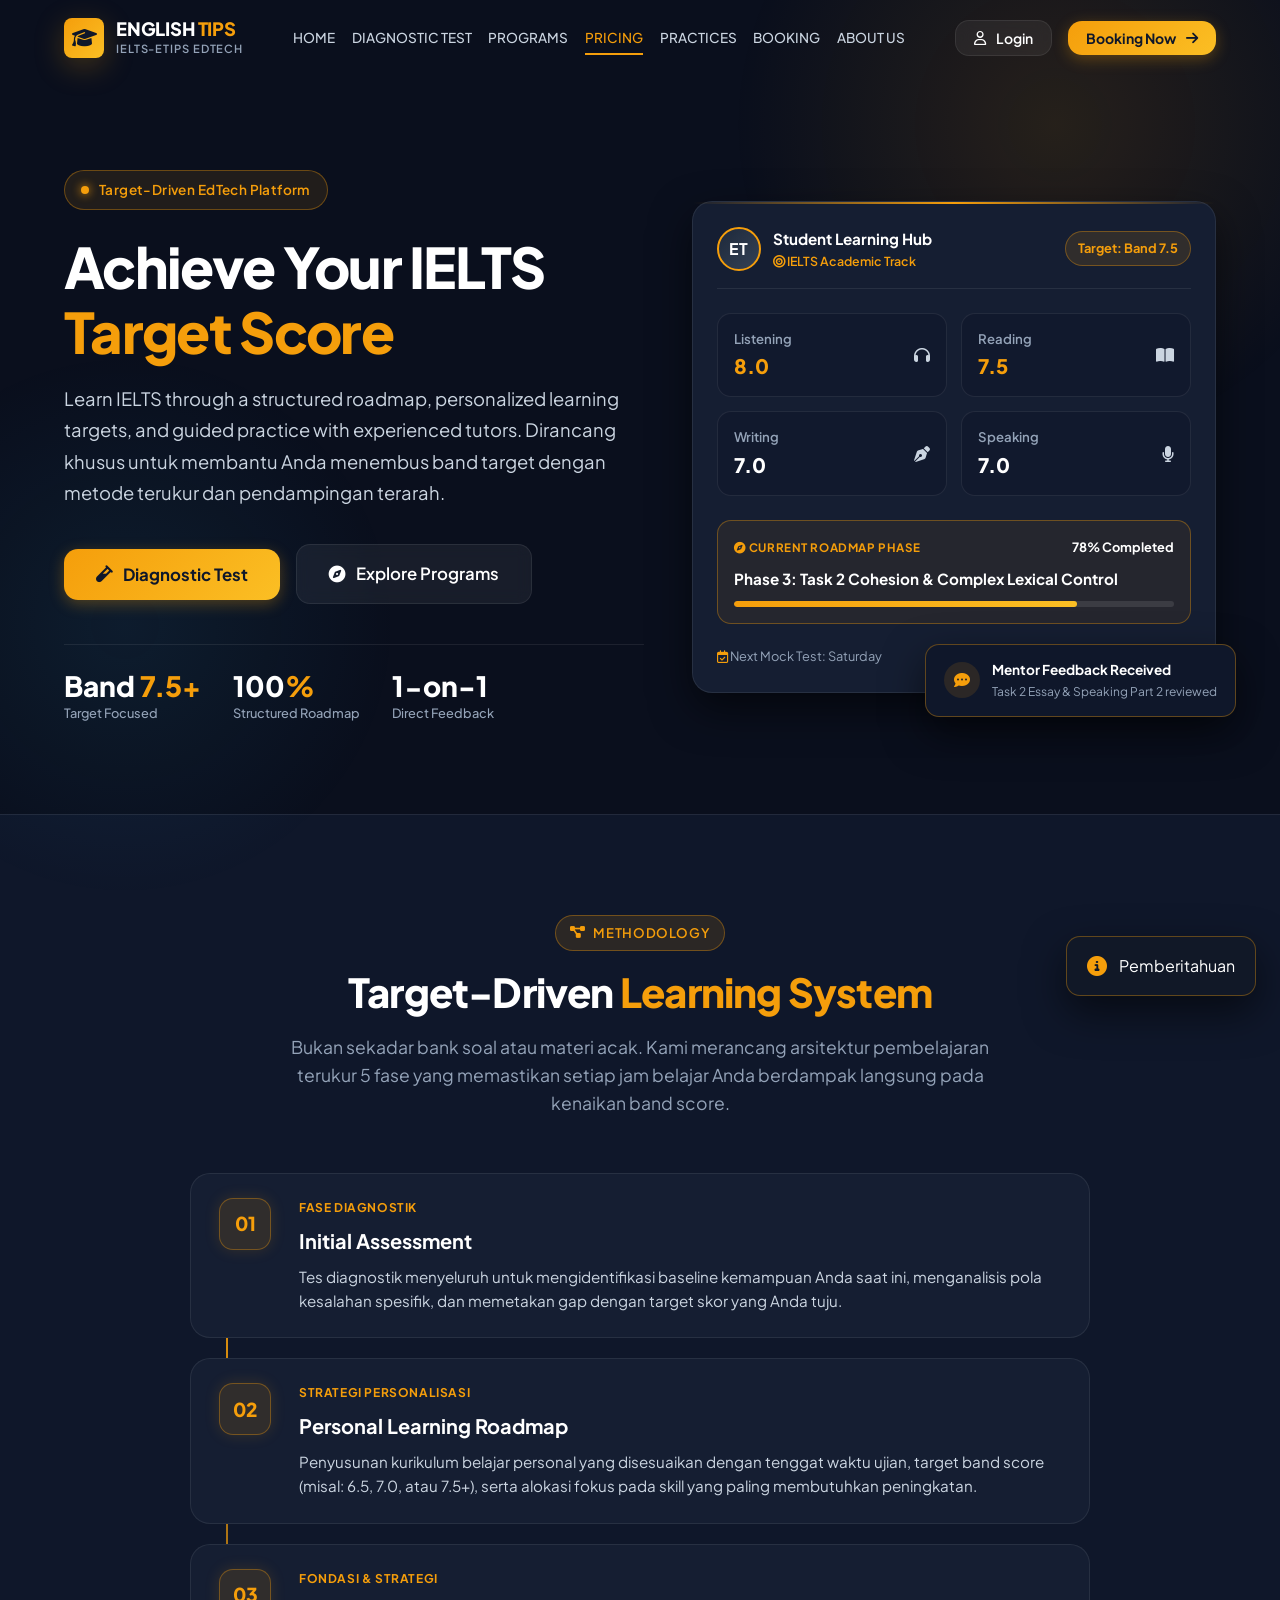
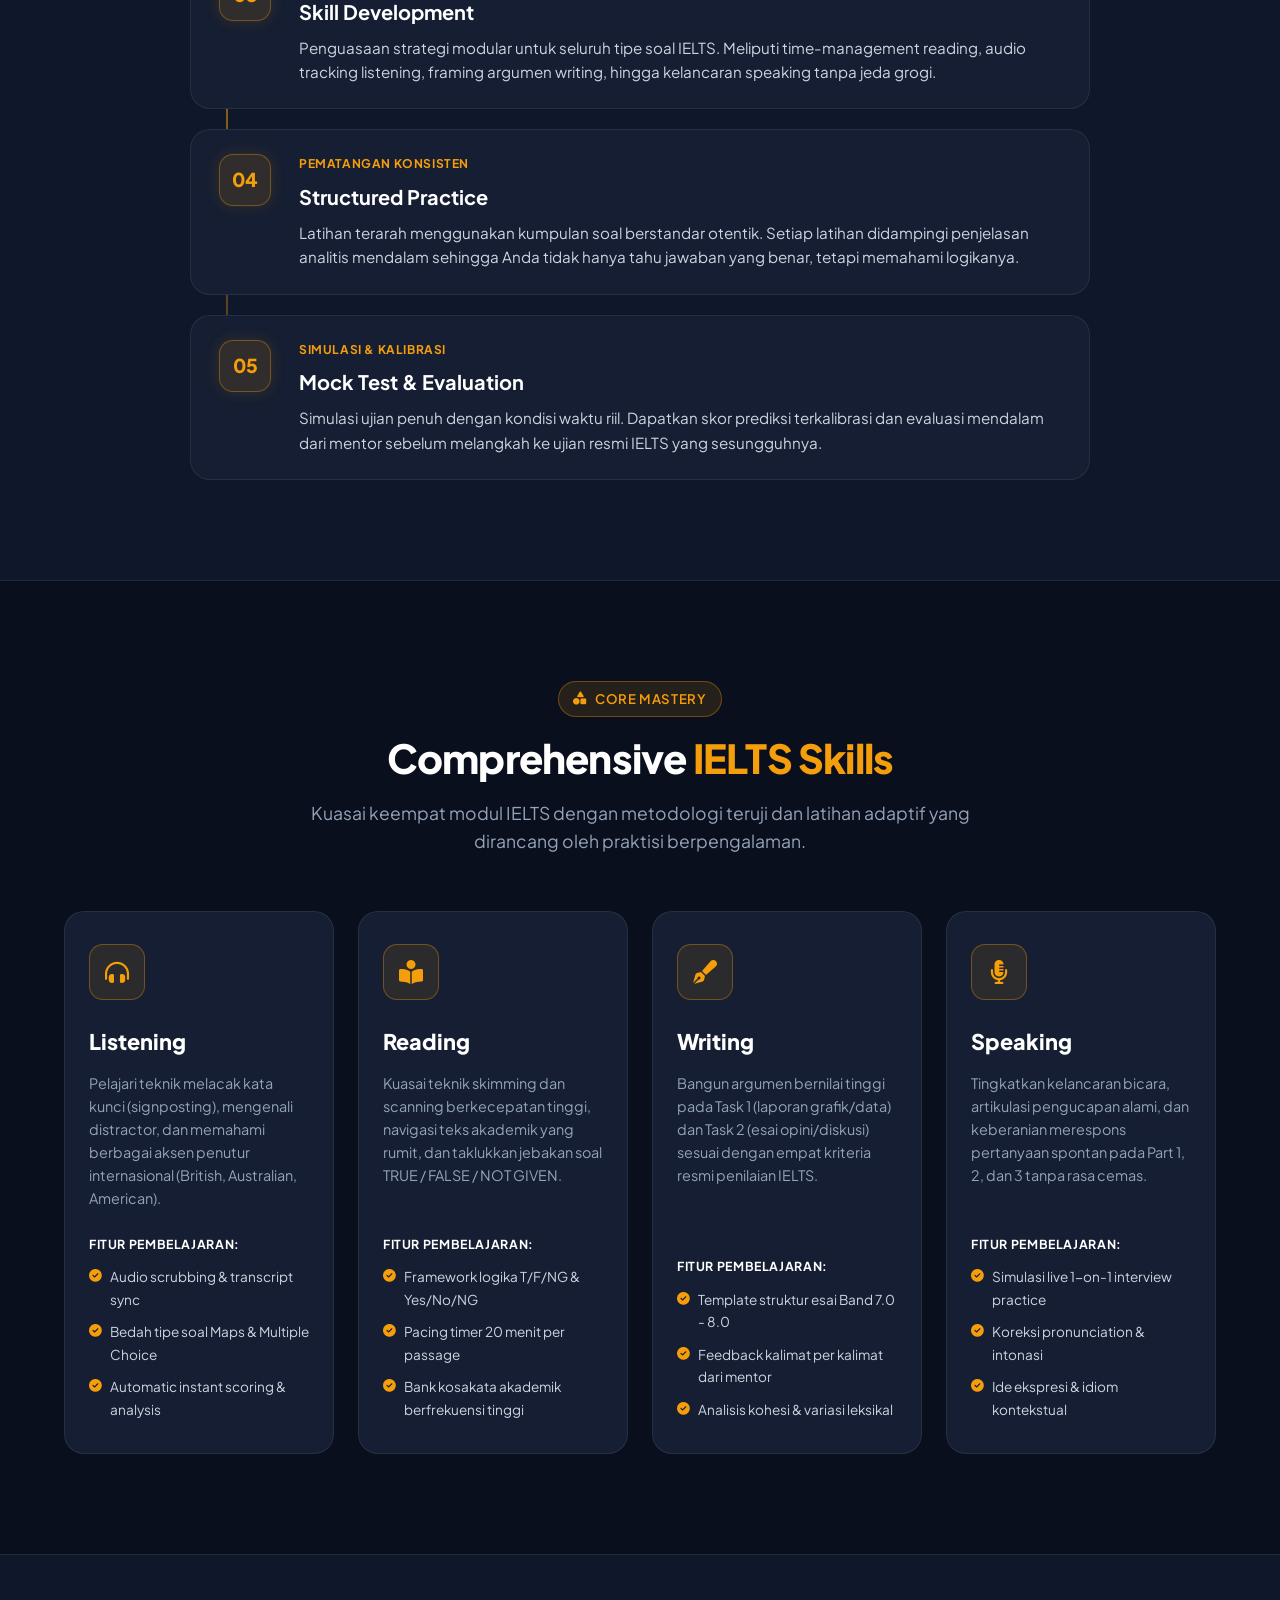
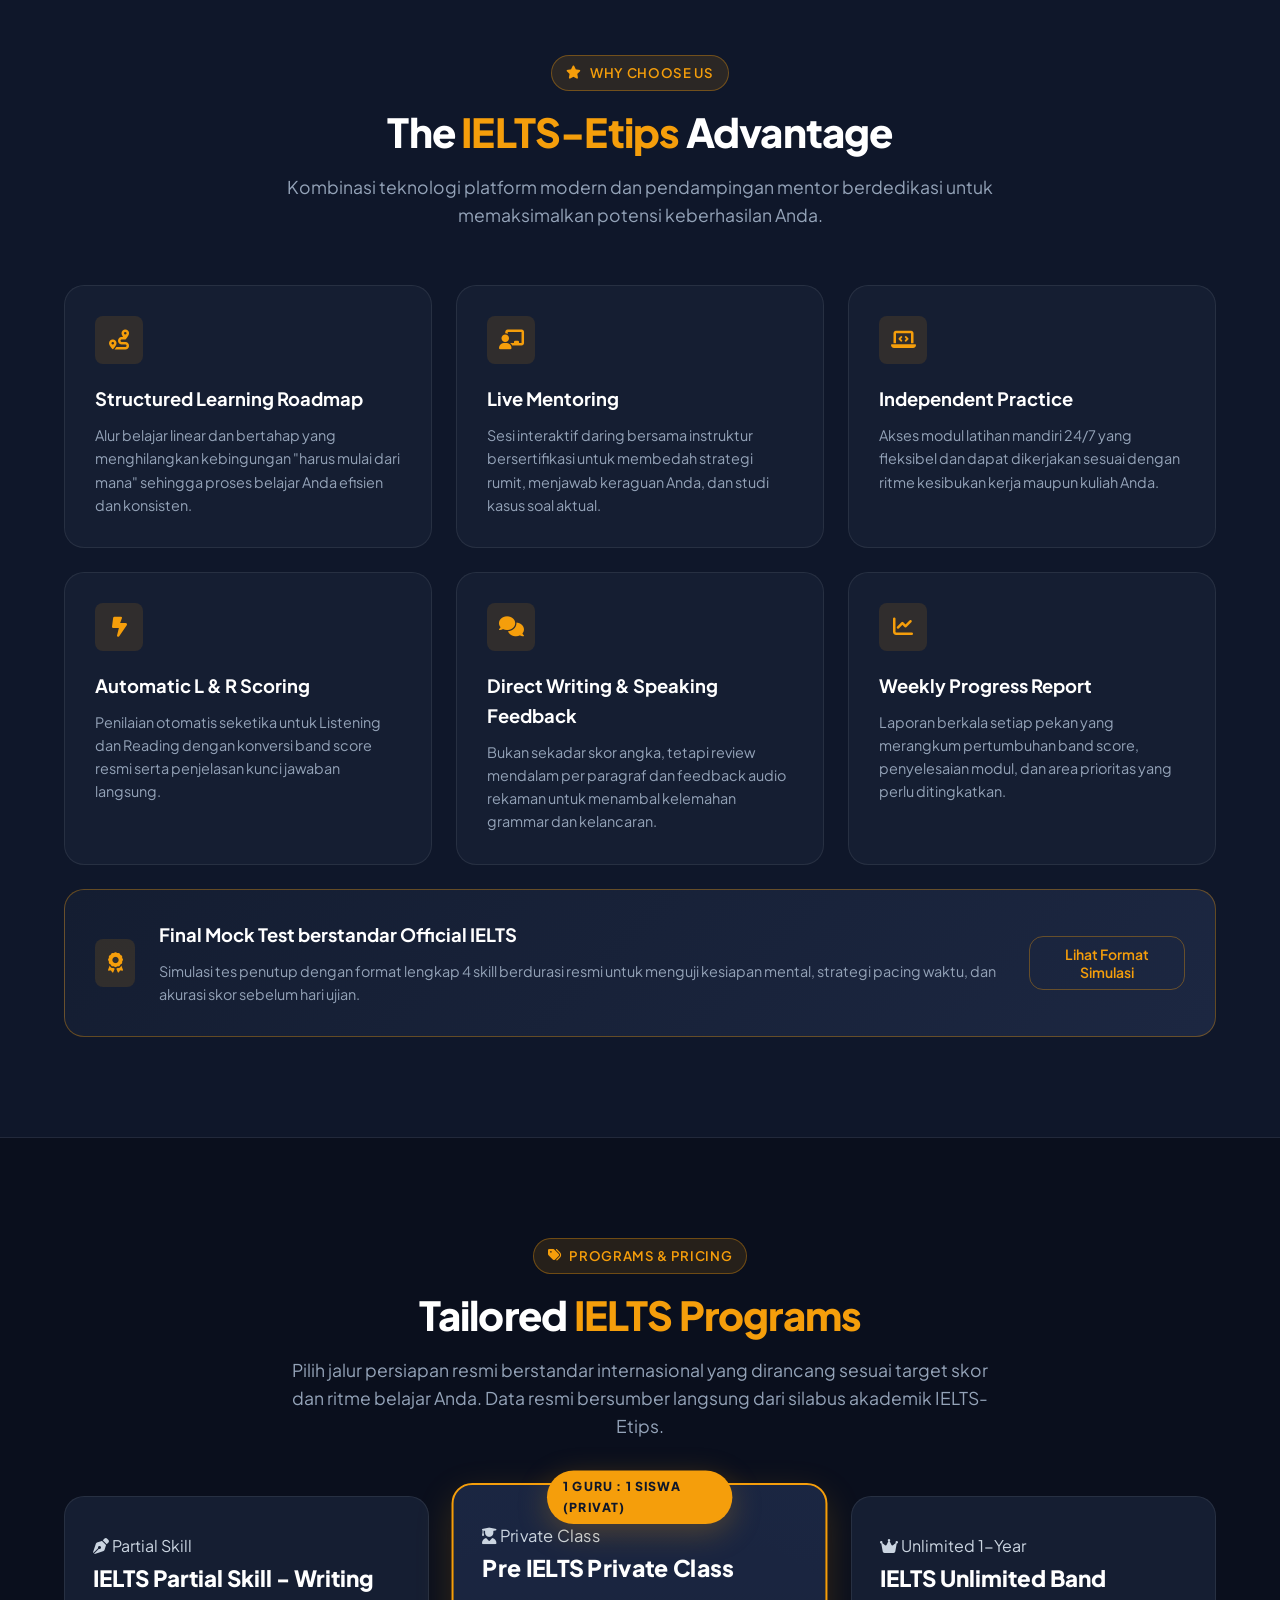
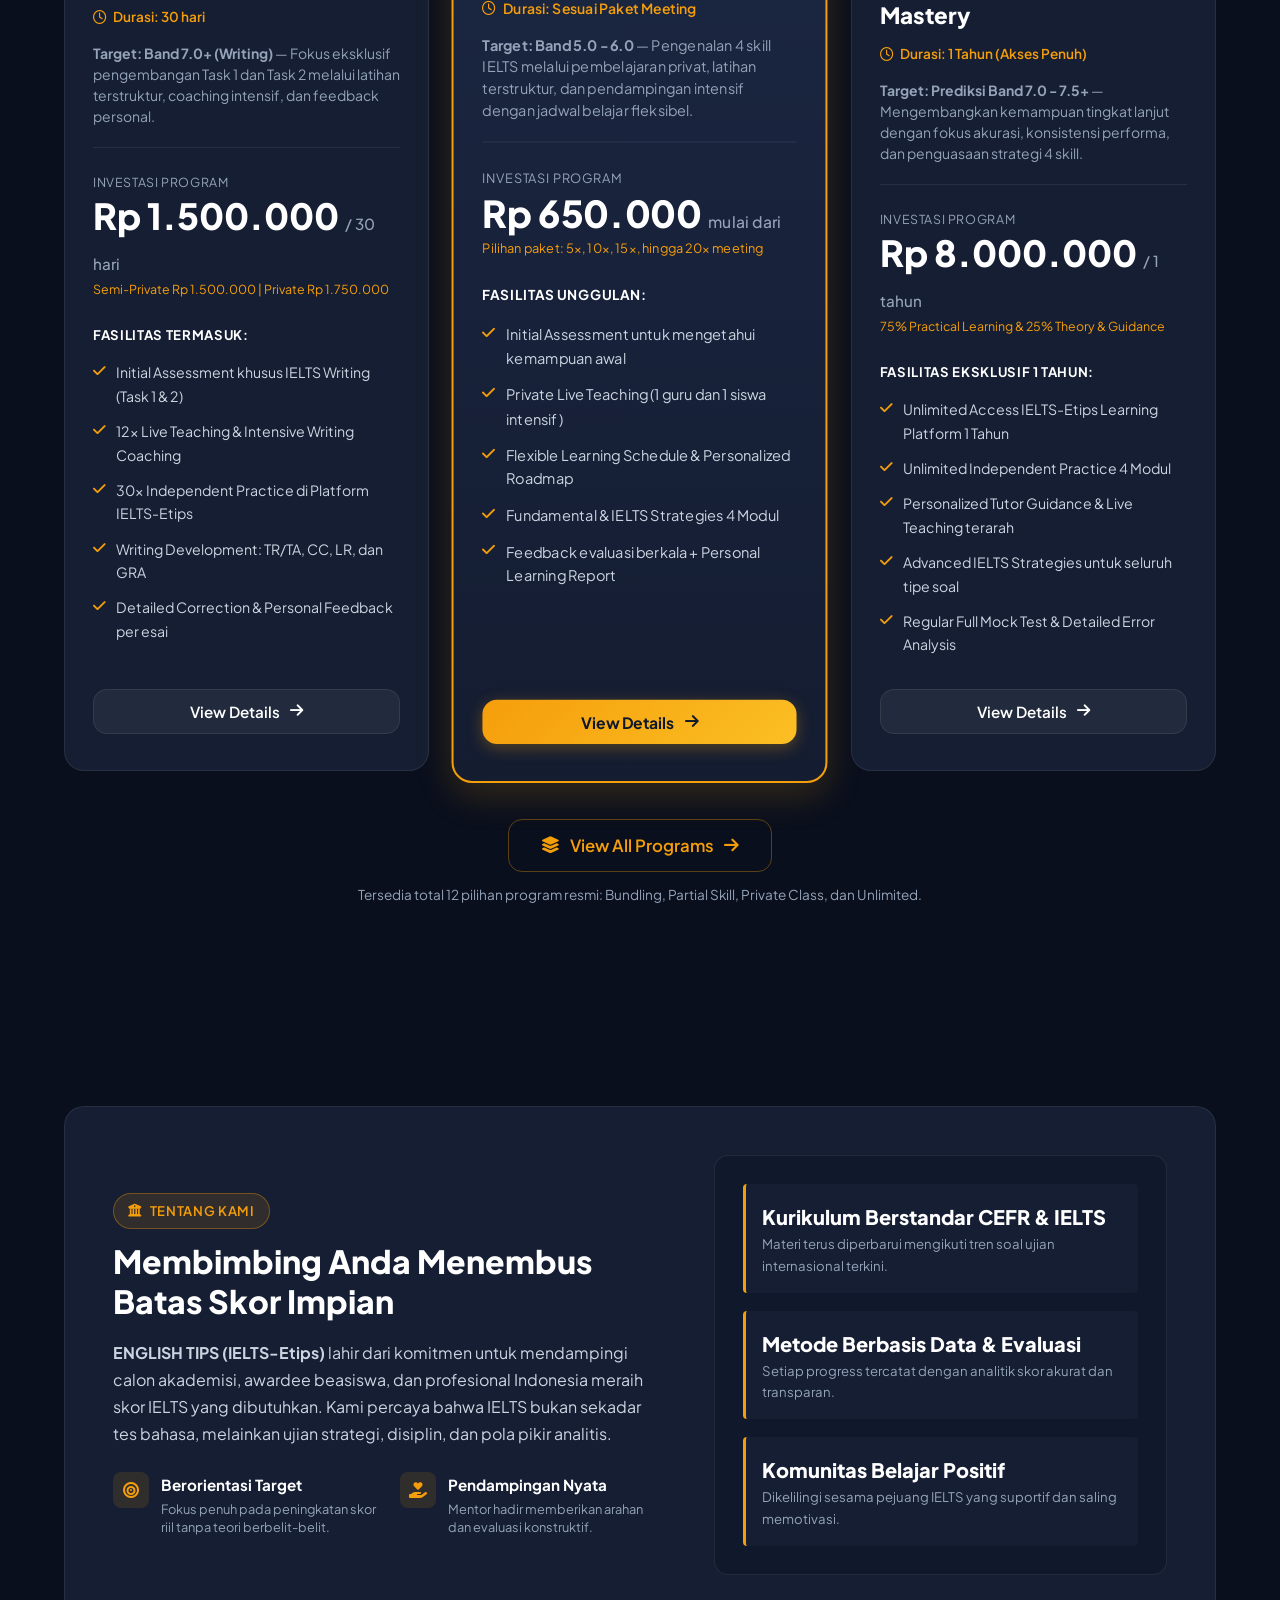
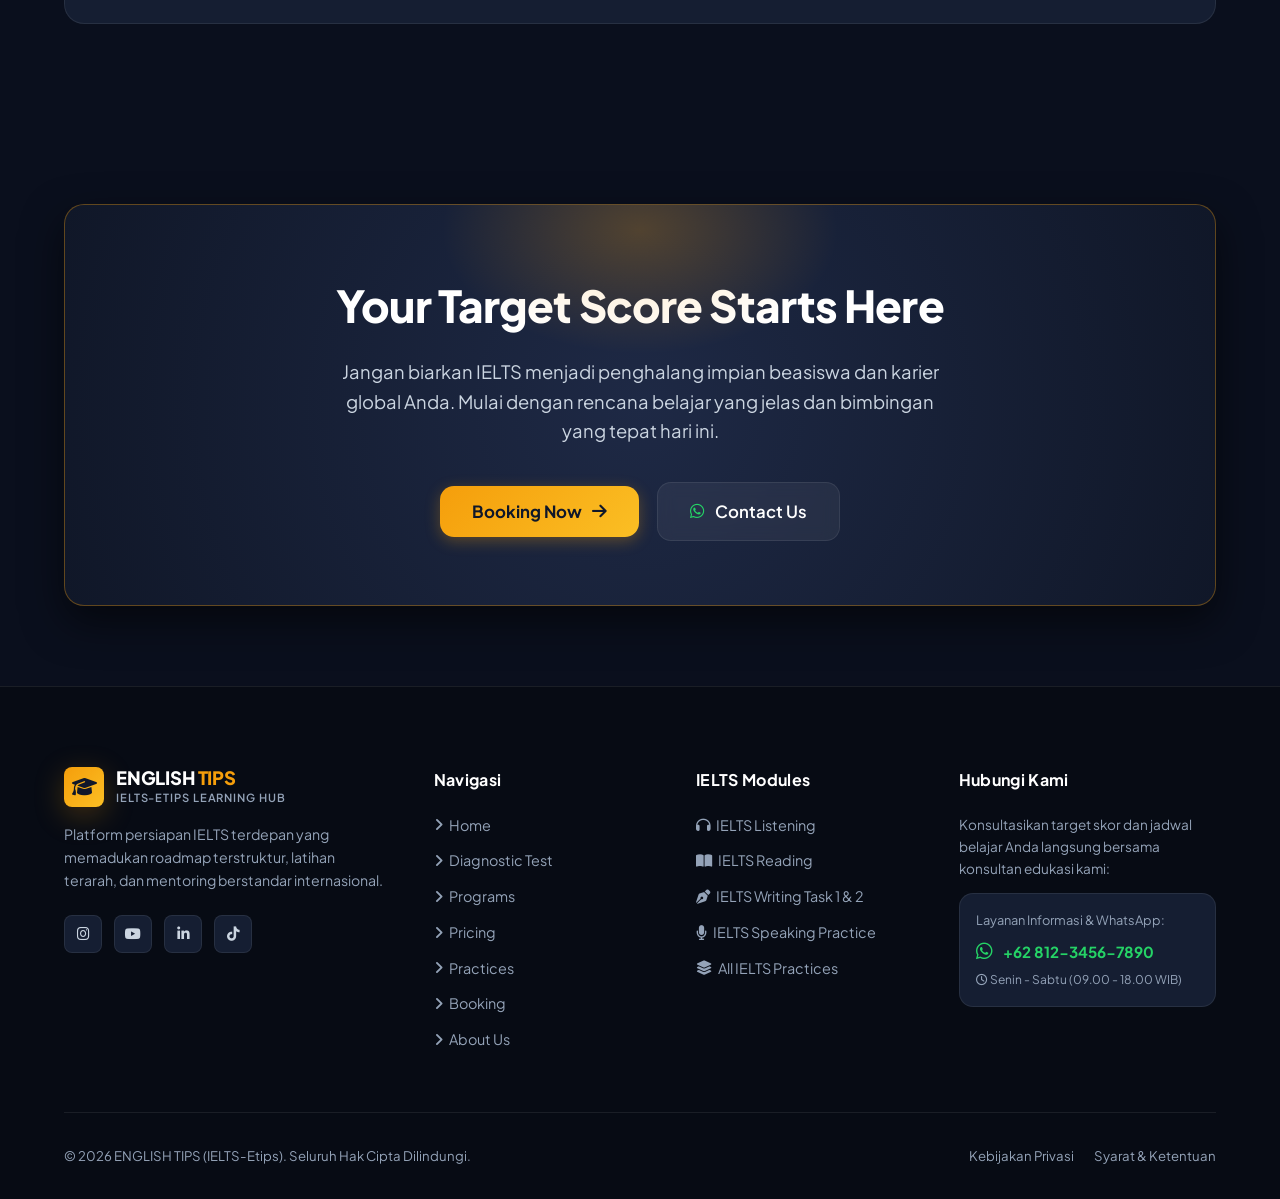
<file: index.html>
<!DOCTYPE html>
<html lang="id">
<head>
  <meta charset="UTF-8">
  <meta name="viewport" content="width=device-width, initial-scale=1.0">
  <title>IELTS-Etips | Premium IELTS Preparation Platform</title>
  <meta name="description" content="Platform persiapan IELTS terstruktur dengan roadmap personal, live mentoring, dan latihan berstandar internasional.">

  <!-- Google Fonts: Plus Jakarta Sans -->
  <link rel="preconnect" href="https://fonts.googleapis.com">
  <link rel="preconnect" href="https://fonts.gstatic.com" crossorigin>
  <link href="https://fonts.googleapis.com/css2?family=Plus+Jakarta+Sans:wght@400;500;600;700;800&display=swap" rel="stylesheet">

  <!-- Font Awesome 6 Icons (Free CDN) -->
  <link rel="stylesheet" href="https://cdnjs.cloudflare.com/ajax/libs/font-awesome/6.5.1/css/all.min.css">

  <!-- Main Stylesheet -->
  <link rel="stylesheet" href="css/style.css">
</head>
<body>

  <!-- ==========================================
       1. NAVBAR
       ========================================== -->
  <header class="navbar" id="navbar">
    <div class="container nav-container">
      
      <!-- Brand Logo -->
      <a href="#home" class="brand-logo" aria-label="ENGLISH TIPS IELTS-Etips Home">
        <div class="logo-badge">
          <i class="fa-solid fa-graduation-cap"></i>
        </div>
        <div class="logo-text-wrap">
          <span class="logo-title">ENGLISH <span>TIPS</span></span>
          <span class="logo-subtitle">IELTS-Etips EdTech</span>
        </div>
      </a>

      <!-- Desktop Navigation Menu -->
      <nav class="nav-menu" id="navMenu">
        <a href="#home" class="nav-link active">HOME</a>
        <a href="#diagnostic-test" class="nav-link" id="navDiagnostic">DIAGNOSTIC TEST</a>
        <a href="#programs" class="nav-link">PROGRAMS</a>
        <a href="#pricing" class="nav-link">PRICING</a>
        <a href="practice-library.html" class="nav-link">PRACTICES</a>
        <a href="#booking" class="nav-link">BOOKING</a>
        <a href="#about" class="nav-link">ABOUT US</a>

        <!-- Mobile Drawer Action Buttons (Visible only on mobile screen) -->
        <div class="mobile-menu-actions">
          <button class="btn btn-secondary btn-sm open-login-btn">
            <i class="fa-regular fa-user"></i> Login
          </button>
          <button class="btn btn-primary btn-sm open-booking-btn">
            Booking Now <i class="fa-solid fa-arrow-right"></i>
          </button>
        </div>
      </nav>

      <!-- Navbar Desktop Actions -->
      <div class="nav-actions">
        <button class="btn btn-secondary btn-sm open-login-btn">
          <i class="fa-regular fa-user"></i> Login
        </button>
        <button class="btn btn-primary btn-sm open-booking-btn">
          Booking Now <i class="fa-solid fa-arrow-right"></i>
        </button>
      </div>

      <!-- Hamburger Button (Mobile - CSS Native, 100% Offline Resilient) -->
      <button class="hamburger-btn" id="mobileToggle" aria-label="Toggle navigation menu" aria-expanded="false">
        <span class="hamburger-icon">
          <span></span>
          <span></span>
          <span></span>
        </span>
      </button>

    </div>
  </header>

  <main>
    <!-- ==========================================
         2. HERO SECTION
         ========================================== -->
    <section class="hero" id="home">
      <div class="container hero-grid">
        
        <!-- Left: Text Content -->
        <div class="hero-content">
          <div class="hero-badge">
            <span class="badge-dot"></span>
            <span class="hero-badge-text">Target-Driven EdTech Platform</span>
          </div>

          <h1 class="hero-title">
            Achieve Your IELTS <span class="highlight-yellow">Target Score</span>
          </h1>

          <p class="hero-description">
            Learn IELTS through a structured roadmap, personalized learning targets, and guided practice with experienced tutors. Dirancang khusus untuk membantu Anda menembus band target dengan metode terukur dan pendampingan terarah.
          </p>

          <div class="hero-buttons">
            <button class="btn btn-primary btn-lg" id="heroDiagnosticBtn">
              <i class="fa-solid fa-vial"></i> Diagnostic Test
            </button>
            <a href="#programs" class="btn btn-secondary btn-lg" id="heroProgramsBtn">
              <i class="fa-solid fa-compass"></i> Explore Programs
            </a>
          </div>

          <div class="hero-stats">
            <div class="stat-item">
              <div class="stat-number">Band <span>7.5+</span></div>
              <div class="stat-label">Target Focused</div>
            </div>
            <div class="stat-item">
              <div class="stat-number">100<span>%</span></div>
              <div class="stat-label">Structured Roadmap</div>
            </div>
            <div class="stat-item">
              <div class="stat-number">1-on-1</div>
              <div class="stat-label">Direct Feedback</div>
            </div>
          </div>
        </div>

        <!-- Right: Modern EdTech Dashboard Mockup -->
        <div class="hero-visual">
          <div class="dashboard-card-wrap">
            <div class="dashboard-card">
              
              <!-- Dashboard Header -->
              <div class="dashboard-header">
                <div class="student-info">
                  <div class="student-avatar">ET</div>
                  <div class="student-details">
                    <h4>Student Learning Hub</h4>
                    <p><i class="fa-solid fa-bullseye"></i> IELTS Academic Track</p>
                  </div>
                </div>
                <div class="target-badge">
                  Target: Band 7.5
                </div>
              </div>

              <!-- Skills Score Overview -->
              <div class="score-overview">
                <div class="score-box">
                  <div>
                    <div class="score-box-title">Listening</div>
                    <div class="score-box-val target-hit">8.0</div>
                  </div>
                  <i class="fa-solid fa-headphones text-muted"></i>
                </div>
                <div class="score-box">
                  <div>
                    <div class="score-box-title">Reading</div>
                    <div class="score-box-val target-hit">7.5</div>
                  </div>
                  <i class="fa-solid fa-book-open text-muted"></i>
                </div>
                <div class="score-box">
                  <div>
                    <div class="score-box-title">Writing</div>
                    <div class="score-box-val">7.0</div>
                  </div>
                  <i class="fa-solid fa-pen-nib text-muted"></i>
                </div>
                <div class="score-box">
                  <div>
                    <div class="score-box-title">Speaking</div>
                    <div class="score-box-val">7.0</div>
                  </div>
                  <i class="fa-solid fa-microphone text-muted"></i>
                </div>
              </div>

              <!-- Active Task Roadmap Card -->
              <div class="current-task-card">
                <div class="task-top">
                  <span class="task-tag"><i class="fa-solid fa-compass"></i> Current Roadmap Phase</span>
                  <span class="task-progress-pct">78% Completed</span>
                </div>
                <div class="task-name">Phase 3: Task 2 Cohesion & Complex Lexical Control</div>
                <div class="progress-bar-bg">
                  <div class="progress-bar-fill" style="width: 78%;"></div>
                </div>
              </div>

              <!-- Diagnostic Evaluation Info -->
              <div style="display: flex; justify-content: space-between; align-items: center; font-size: 0.8rem; color: var(--text-muted); padding-top: 4px;">
                <span><i class="fa-regular fa-calendar-check" style="color: var(--accent-primary);"></i> Next Mock Test: Saturday</span>
                <span style="color: var(--accent-primary); font-weight: 600;"><i class="fa-solid fa-arrow-trend-up"></i> +0.5 Band Up</span>
              </div>

            </div>

            <!-- Floating Feedback Badge -->
            <div class="floating-feedback-card">
              <div class="feedback-icon">
                <i class="fa-solid fa-comment-dots"></i>
              </div>
              <div class="feedback-text">
                <h5>Mentor Feedback Received</h5>
                <p>Task 2 Essay & Speaking Part 2 reviewed</p>
              </div>
            </div>

          </div>
        </div>

      </div>
    </section>

    <!-- Anchor for Diagnostic Test navigation -->
    <div id="diagnostic-test"></div>

    <!-- ==========================================
         3. LEARNING SYSTEM SECTION
         ========================================== -->
    <section class="section learning-system" id="learning-system">
      <div class="container">
        
        <div class="section-header">
          <div class="section-tag">
            <i class="fa-solid fa-diagram-project"></i> Methodology
          </div>
          <h2 class="section-title">
            Target-Driven <span class="highlight-yellow">Learning System</span>
          </h2>
          <p class="section-subtitle">
            Bukan sekadar bank soal atau materi acak. Kami merancang arsitektur pembelajaran terukur 5 fase yang memastikan setiap jam belajar Anda berdampak langsung pada kenaikan band score.
          </p>
        </div>

        <div class="roadmap-timeline">
          
          <!-- Step 1 -->
          <div class="roadmap-step">
            <div class="step-indicator">01</div>
            <div class="step-content">
              <div class="step-badge">Fase Diagnostik</div>
              <h3 class="step-title">Initial Assessment</h3>
              <p class="step-desc">
                Tes diagnostik menyeluruh untuk mengidentifikasi baseline kemampuan Anda saat ini, menganalisis pola kesalahan spesifik, dan memetakan gap dengan target skor yang Anda tuju.
              </p>
            </div>
          </div>

          <!-- Step 2 -->
          <div class="roadmap-step">
            <div class="step-indicator">02</div>
            <div class="step-content">
              <div class="step-badge">Strategi Personalisasi</div>
              <h3 class="step-title">Personal Learning Roadmap</h3>
              <p class="step-desc">
                Penyusunan kurikulum belajar personal yang disesuaikan dengan tenggat waktu ujian, target band score (misal: 6.5, 7.0, atau 7.5+), serta alokasi fokus pada skill yang paling membutuhkan peningkatan.
              </p>
            </div>
          </div>

          <!-- Step 3 -->
          <div class="roadmap-step">
            <div class="step-indicator">03</div>
            <div class="step-content">
              <div class="step-badge">Fondasi & Strategi</div>
              <h3 class="step-title">Skill Development</h3>
              <p class="step-desc">
                Penguasaan strategi modular untuk seluruh tipe soal IELTS. Meliputi time-management reading, audio tracking listening, framing argumen writing, hingga kelancaran speaking tanpa jeda grogi.
              </p>
            </div>
          </div>

          <!-- Step 4 -->
          <div class="roadmap-step">
            <div class="step-indicator">04</div>
            <div class="step-content">
              <div class="step-badge">Pematangan Konsisten</div>
              <h3 class="step-title">Structured Practice</h3>
              <p class="step-desc">
                Latihan terarah menggunakan kumpulan soal berstandar otentik. Setiap latihan didampingi penjelasan analitis mendalam sehingga Anda tidak hanya tahu jawaban yang benar, tetapi memahami logikanya.
              </p>
            </div>
          </div>

          <!-- Step 5 -->
          <div class="roadmap-step">
            <div class="step-indicator">05</div>
            <div class="step-content">
              <div class="step-badge">Simulasi & Kalibrasi</div>
              <h3 class="step-title">Mock Test & Evaluation</h3>
              <p class="step-desc">
                Simulasi ujian penuh dengan kondisi waktu riil. Dapatkan skor prediksi terkalibrasi dan evaluasi mendalam dari mentor sebelum melangkah ke ujian resmi IELTS yang sesungguhnya.
              </p>
            </div>
          </div>

        </div>

      </div>
    </section>

    <!-- Anchor for Practices navigation -->
    <div id="practices"></div>

    <!-- ==========================================
         4. IELTS SKILLS SECTION
         ========================================== -->
    <section class="section" id="skills">
      <div class="container">
        
        <div class="section-header">
          <div class="section-tag">
            <i class="fa-solid fa-shapes"></i> Core Mastery
          </div>
          <h2 class="section-title">
            Comprehensive <span class="highlight-yellow">IELTS Skills</span>
          </h2>
          <p class="section-subtitle">
            Kuasai keempat modul IELTS dengan metodologi teruji dan latihan adaptif yang dirancang oleh praktisi berpengalaman.
          </p>
        </div>

        <div class="skills-grid">
          
          <!-- Skill: Listening -->
          <div class="skill-card">
            <div class="skill-icon-wrap">
              <i class="fa-solid fa-headphones-simple"></i>
            </div>
            <h3 class="skill-name">Listening</h3>
            <p class="skill-desc">
              Pelajari teknik melacak kata kunci (signposting), mengenali distractor, dan memahami berbagai aksen penutur internasional (British, Australian, American).
            </p>
            <div class="skill-features-title">Fitur Pembelajaran:</div>
            <div class="skill-features-list">
              <div class="skill-feature-item">
                <i class="fa-solid fa-circle-check"></i>
                <span>Audio scrubbing & transcript sync</span>
              </div>
              <div class="skill-feature-item">
                <i class="fa-solid fa-circle-check"></i>
                <span>Bedah tipe soal Maps & Multiple Choice</span>
              </div>
              <div class="skill-feature-item">
                <i class="fa-solid fa-circle-check"></i>
                <span>Automatic instant scoring & analysis</span>
              </div>
            </div>
          </div>

          <!-- Skill: Reading -->
          <div class="skill-card">
            <div class="skill-icon-wrap">
              <i class="fa-solid fa-book-open-reader"></i>
            </div>
            <h3 class="skill-name">Reading</h3>
            <p class="skill-desc">
              Kuasai teknik skimming dan scanning berkecepatan tinggi, navigasi teks akademik yang rumit, dan taklukkan jebakan soal TRUE / FALSE / NOT GIVEN.
            </p>
            <div class="skill-features-title">Fitur Pembelajaran:</div>
            <div class="skill-features-list">
              <div class="skill-feature-item">
                <i class="fa-solid fa-circle-check"></i>
                <span>Framework logika T/F/NG & Yes/No/NG</span>
              </div>
              <div class="skill-feature-item">
                <i class="fa-solid fa-circle-check"></i>
                <span>Pacing timer 20 menit per passage</span>
              </div>
              <div class="skill-feature-item">
                <i class="fa-solid fa-circle-check"></i>
                <span>Bank kosakata akademik berfrekuensi tinggi</span>
              </div>
            </div>
          </div>

          <!-- Skill: Writing -->
          <div class="skill-card">
            <div class="skill-icon-wrap">
              <i class="fa-solid fa-pen-fancy"></i>
            </div>
            <h3 class="skill-name">Writing</h3>
            <p class="skill-desc">
              Bangun argumen bernilai tinggi pada Task 1 (laporan grafik/data) dan Task 2 (esai opini/diskusi) sesuai dengan empat kriteria resmi penilaian IELTS.
            </p>
            <div class="skill-features-title">Fitur Pembelajaran:</div>
            <div class="skill-features-list">
              <div class="skill-feature-item">
                <i class="fa-solid fa-circle-check"></i>
                <span>Template struktur esai Band 7.0 - 8.0</span>
              </div>
              <div class="skill-feature-item">
                <i class="fa-solid fa-circle-check"></i>
                <span>Feedback kalimat per kalimat dari mentor</span>
              </div>
              <div class="skill-feature-item">
                <i class="fa-solid fa-circle-check"></i>
                <span>Analisis kohesi & variasi leksikal</span>
              </div>
            </div>
          </div>

          <!-- Skill: Speaking -->
          <div class="skill-card">
            <div class="skill-icon-wrap">
              <i class="fa-solid fa-microphone-lines"></i>
            </div>
            <h3 class="skill-name">Speaking</h3>
            <p class="skill-desc">
              Tingkatkan kelancaran bicara, artikulasi pengucapan alami, dan keberanian merespons pertanyaan spontan pada Part 1, 2, dan 3 tanpa rasa cemas.
            </p>
            <div class="skill-features-title">Fitur Pembelajaran:</div>
            <div class="skill-features-list">
              <div class="skill-feature-item">
                <i class="fa-solid fa-circle-check"></i>
                <span>Simulasi live 1-on-1 interview practice</span>
              </div>
              <div class="skill-feature-item">
                <i class="fa-solid fa-circle-check"></i>
                <span>Koreksi pronunciation & intonasi</span>
              </div>
              <div class="skill-feature-item">
                <i class="fa-solid fa-circle-check"></i>
                <span>Ide ekspresi & idiom kontekstual</span>
              </div>
            </div>
          </div>

        </div>

      </div>
    </section>

    <!-- ==========================================
         5. WHY IELTS-ETIPS SECTION
         ========================================== -->
    <section class="section why-etips" id="why-us">
      <div class="container">
        
        <div class="section-header">
          <div class="section-tag">
            <i class="fa-solid fa-star"></i> Why Choose Us
          </div>
          <h2 class="section-title">
            The <span class="highlight-yellow">IELTS-Etips</span> Advantage
          </h2>
          <p class="section-subtitle">
            Kombinasi teknologi platform modern dan pendampingan mentor berdedikasi untuk memaksimalkan potensi keberhasilan Anda.
          </p>
        </div>

        <div class="why-grid">
          
          <!-- Feature 1 -->
          <div class="why-card">
            <div class="why-card-icon">
              <i class="fa-solid fa-route"></i>
            </div>
            <h3 class="why-card-title">Structured Learning Roadmap</h3>
            <p class="why-card-desc">
              Alur belajar linear dan bertahap yang menghilangkan kebingungan "harus mulai dari mana" sehingga proses belajar Anda efisien dan konsisten.
            </p>
          </div>

          <!-- Feature 2 -->
          <div class="why-card">
            <div class="why-card-icon">
              <i class="fa-solid fa-chalkboard-user"></i>
            </div>
            <h3 class="why-card-title">Live Mentoring</h3>
            <p class="why-card-desc">
              Sesi interaktif daring bersama instruktur bersertifikasi untuk membedah strategi rumit, menjawab keraguan Anda, dan studi kasus soal aktual.
            </p>
          </div>

          <!-- Feature 3 -->
          <div class="why-card">
            <div class="why-card-icon">
              <i class="fa-solid fa-laptop-code"></i>
            </div>
            <h3 class="why-card-title">Independent Practice</h3>
            <p class="why-card-desc">
              Akses modul latihan mandiri 24/7 yang fleksibel dan dapat dikerjakan sesuai dengan ritme kesibukan kerja maupun kuliah Anda.
            </p>
          </div>

          <!-- Feature 4 -->
          <div class="why-card">
            <div class="why-card-icon">
              <i class="fa-solid fa-bolt-lightning"></i>
            </div>
            <h3 class="why-card-title">Automatic L & R Scoring</h3>
            <p class="why-card-desc">
              Penilaian otomatis seketika untuk Listening dan Reading dengan konversi band score resmi serta penjelasan kunci jawaban langsung.
            </p>
          </div>

          <!-- Feature 5 -->
          <div class="why-card">
            <div class="why-card-icon">
              <i class="fa-solid fa-comments"></i>
            </div>
            <h3 class="why-card-title">Direct Writing & Speaking Feedback</h3>
            <p class="why-card-desc">
              Bukan sekadar skor angka, tetapi review mendalam per paragraf dan feedback audio rekaman untuk menambal kelemahan grammar dan kelancaran.
            </p>
          </div>

          <!-- Feature 6 -->
          <div class="why-card">
            <div class="why-card-icon">
              <i class="fa-solid fa-chart-line"></i>
            </div>
            <h3 class="why-card-title">Weekly Progress Report</h3>
            <p class="why-card-desc">
              Laporan berkala setiap pekan yang merangkum pertumbuhan band score, penyelesaian modul, dan area prioritas yang perlu ditingkatkan.
            </p>
          </div>

          <!-- Feature 7 (Highlight Card / Mock Test Anchor) -->
          <div class="why-card highlight-card" id="mock-test">
            <div class="highlight-content">
              <div class="why-card-icon" style="margin-bottom: 0;">
                <i class="fa-solid fa-award"></i>
              </div>
              <div>
                <h3 class="why-card-title">Final Mock Test berstandar Official IELTS</h3>
                <p class="why-card-desc">
                  Simulasi tes penutup dengan format lengkap 4 skill berdurasi resmi untuk menguji kesiapan mental, strategi pacing waktu, dan akurasi skor sebelum hari ujian.
                </p>
              </div>
            </div>
            <button class="btn btn-outline-gold btn-sm open-details-btn" data-program="Standar Simulasi Mock Test">
              Lihat Format Simulasi
            </button>
          </div>

        </div>

      </div>
    </section>

    <!-- ==========================================
         6. PROGRAMS & PRICING SECTION
         ========================================== -->
    <section class="section" id="programs">
      <!-- Anchor for Pricing navigation -->
      <div id="pricing"></div>
      
      <div class="container">
        
        <div class="section-header">
          <div class="section-tag">
            <i class="fa-solid fa-tags"></i> Programs & Pricing
          </div>
          <h2 class="section-title">
            Tailored <span class="highlight-yellow">IELTS Programs</span>
          </h2>
          <p class="section-subtitle">
            Pilih jalur persiapan resmi berstandar internasional yang dirancang sesuai target skor dan ritme belajar Anda. Data resmi bersumber langsung dari silabus akademik IELTS-Etips.
          </p>
        </div>

        <div class="pricing-grid">
          
          <!-- Program Card 1: IELTS Partial Skill - Writing (Program 05) -->
          <div class="program-card">
            <div class="program-header">
              <span class="badge-category"><i class="fa-solid fa-pen-nib"></i> Partial Skill</span>
              <h3 class="program-name">IELTS Partial Skill - Writing</h3>
              <div class="program-duration">
                <i class="fa-regular fa-clock"></i> Durasi: 30 hari
              </div>
              <p class="program-target">
                <strong>Target: Band 7.0+ (Writing)</strong> — Fokus eksklusif pengembangan Task 1 dan Task 2 melalui latihan terstruktur, coaching intensif, dan feedback personal.
              </p>
            </div>

            <div class="program-price-wrap">
              <div class="price-label">Investasi Program</div>
              <div class="price-amount">Rp 1.500.000 <span>/ 30 hari</span></div>
              <div class="price-note">Semi-Private Rp 1.500.000 | Private Rp 1.750.000</div>
            </div>

            <div class="program-features">
              <div class="features-title">Fasilitas Termasuk:</div>
              <div class="features-list">
                <div class="feature-item">
                  <i class="fa-solid fa-check"></i>
                  <span>Initial Assessment khusus IELTS Writing (Task 1 & 2)</span>
                </div>
                <div class="feature-item">
                  <i class="fa-solid fa-check"></i>
                  <span>12x Live Teaching & Intensive Writing Coaching</span>
                </div>
                <div class="feature-item">
                  <i class="fa-solid fa-check"></i>
                  <span>30x Independent Practice di Platform IELTS-Etips</span>
                </div>
                <div class="feature-item">
                  <i class="fa-solid fa-check"></i>
                  <span>Writing Development: TR/TA, CC, LR, dan GRA</span>
                </div>
                <div class="feature-item">
                  <i class="fa-solid fa-check"></i>
                  <span>Detailed Correction & Personal Feedback per esai</span>
                </div>
              </div>
            </div>

            <button class="btn btn-secondary open-details-btn" data-program-id="05-partial-writing">
              View Details <i class="fa-solid fa-arrow-right"></i>
            </button>
          </div>

          <!-- Program Card 2: Pre IELTS Private Class (Program 07 - Featured) -->
          <div class="program-card featured">
            <div class="popular-badge">1 Guru : 1 Siswa (Privat)</div>

            <div class="program-header">
              <span class="badge-category"><i class="fa-solid fa-user-graduate"></i> Private Class</span>
              <h3 class="program-name">Pre IELTS Private Class</h3>
              <div class="program-duration">
                <i class="fa-regular fa-clock"></i> Durasi: Sesuai Paket Meeting
              </div>
              <p class="program-target">
                <strong>Target: Band 5.0 - 6.0</strong> — Pengenalan 4 skill IELTS melalui pembelajaran privat, latihan terstruktur, dan pendampingan intensif dengan jadwal belajar fleksibel.
              </p>
            </div>

            <div class="program-price-wrap">
              <div class="price-label">Investasi Program</div>
              <div class="price-amount">Rp 650.000 <span>mulai dari</span></div>
              <div class="price-note">Pilihan paket: 5x, 10x, 15x, hingga 20x meeting</div>
            </div>

            <div class="program-features">
              <div class="features-title">Fasilitas Unggulan:</div>
              <div class="features-list">
                <div class="feature-item">
                  <i class="fa-solid fa-check"></i>
                  <span>Initial Assessment untuk mengetahui kemampuan awal</span>
                </div>
                <div class="feature-item">
                  <i class="fa-solid fa-check"></i>
                  <span>Private Live Teaching (1 guru dan 1 siswa intensif)</span>
                </div>
                <div class="feature-item">
                  <i class="fa-solid fa-check"></i>
                  <span>Flexible Learning Schedule & Personalized Roadmap</span>
                </div>
                <div class="feature-item">
                  <i class="fa-solid fa-check"></i>
                  <span>Fundamental & IELTS Strategies 4 Modul</span>
                </div>
                <div class="feature-item">
                  <i class="fa-solid fa-check"></i>
                  <span>Feedback evaluasi berkala + Personal Learning Report</span>
                </div>
              </div>
            </div>

            <button class="btn btn-primary open-details-btn" data-program-id="07-pre-ielts-private">
              View Details <i class="fa-solid fa-arrow-right"></i>
            </button>
          </div>

          <!-- Program Card 3: IELTS Unlimited Band Mastery (Program 12) -->
          <div class="program-card">
            <div class="program-header">
              <span class="badge-category"><i class="fa-solid fa-crown"></i> Unlimited 1-Year</span>
              <h3 class="program-name">IELTS Unlimited Band Mastery</h3>
              <div class="program-duration">
                <i class="fa-regular fa-clock"></i> Durasi: 1 Tahun (Akses Penuh)
              </div>
              <p class="program-target">
                <strong>Target: Prediksi Band 7.0 - 7.5+</strong> — Mengembangkan kemampuan tingkat lanjut dengan fokus akurasi, konsistensi performa, dan penguasaan strategi 4 skill.
              </p>
            </div>

            <div class="program-price-wrap">
              <div class="price-label">Investasi Program</div>
              <div class="price-amount">Rp 8.000.000 <span>/ 1 tahun</span></div>
              <div class="price-note">75% Practical Learning & 25% Theory & Guidance</div>
            </div>

            <div class="program-features">
              <div class="features-title">Fasilitas Eksklusif 1 Tahun:</div>
              <div class="features-list">
                <div class="feature-item">
                  <i class="fa-solid fa-check"></i>
                  <span>Unlimited Access IELTS-Etips Learning Platform 1 Tahun</span>
                </div>
                <div class="feature-item">
                  <i class="fa-solid fa-check"></i>
                  <span>Unlimited Independent Practice 4 Modul</span>
                </div>
                <div class="feature-item">
                  <i class="fa-solid fa-check"></i>
                  <span>Personalized Tutor Guidance & Live Teaching terarah</span>
                </div>
                <div class="feature-item">
                  <i class="fa-solid fa-check"></i>
                  <span>Advanced IELTS Strategies untuk seluruh tipe soal</span>
                </div>
                <div class="feature-item">
                  <i class="fa-solid fa-check"></i>
                  <span>Regular Full Mock Test & Detailed Error Analysis</span>
                </div>
              </div>
            </div>

            <button class="btn btn-secondary open-details-btn" data-program-id="12-unlimited-band-mastery">
              View Details <i class="fa-solid fa-arrow-right"></i>
            </button>
          </div>

        </div>

        <!-- Tombol View All Programs -->
        <div class="programs-all-action">
          <button class="btn btn-outline-gold btn-lg" id="viewAllProgramsBtn">
            <i class="fa-solid fa-layer-group"></i> View All Programs <i class="fa-solid fa-arrow-right"></i>
          </button>
          <p class="programs-all-note">
            Tersedia total 12 pilihan program resmi: Bundling, Partial Skill, Private Class, dan Unlimited.
          </p>
        </div>

      </div>
    </section>

    <!-- ==========================================
         ABOUT US SECTION
         ========================================== -->
    <section class="section about-section" id="about">
      <div class="container">
        
        <div class="about-card">
          <div class="about-content">
            <div class="section-tag" style="margin-bottom: 12px;">
              <i class="fa-solid fa-building-columns"></i> Tentang Kami
            </div>
            <h3>Membimbing Anda Menembus Batas Skor Impian</h3>
            <p>
              <strong>ENGLISH TIPS (IELTS-Etips)</strong> lahir dari komitmen untuk mendampingi calon akademisi, awardee beasiswa, dan profesional Indonesia meraih skor IELTS yang dibutuhkan. Kami percaya bahwa IELTS bukan sekadar tes bahasa, melainkan ujian strategi, disiplin, dan pola pikir analitis.
            </p>
            <div class="about-values">
              <div class="value-item">
                <div class="value-icon">
                  <i class="fa-solid fa-bullseye"></i>
                </div>
                <div>
                  <h5>Berorientasi Target</h5>
                  <p>Fokus penuh pada peningkatan skor riil tanpa teori berbelit-belit.</p>
                </div>
              </div>
              <div class="value-item">
                <div class="value-icon">
                  <i class="fa-solid fa-hand-holding-heart"></i>
                </div>
                <div>
                  <h5>Pendampingan Nyata</h5>
                  <p>Mentor hadir memberikan arahan dan evaluasi konstruktif.</p>
                </div>
              </div>
            </div>
          </div>

          <div class="about-graphic">
            <div class="graphic-stat-box">
              <h4>Kurikulum Berstandar CEFR & IELTS</h4>
              <p>Materi terus diperbarui mengikuti tren soal ujian internasional terkini.</p>
            </div>
            <div class="graphic-stat-box">
              <h4>Metode Berbasis Data & Evaluasi</h4>
              <p>Setiap progress tercatat dengan analitik skor akurat dan transparan.</p>
            </div>
            <div class="graphic-stat-box">
              <h4>Komunitas Belajar Positif</h4>
              <p>Dikelilingi sesama pejuang IELTS yang suportif dan saling memotivasi.</p>
            </div>
          </div>
        </div>

      </div>
    </section>

    <!-- ==========================================
         7. FINAL CALL TO ACTION (CTA)
         ========================================== -->
    <section class="final-cta" id="booking">
      <div class="container">
        <div class="cta-box">
          <h2 class="cta-title">Your Target Score Starts Here</h2>
          <p class="cta-description">
            Jangan biarkan IELTS menjadi penghalang impian beasiswa dan karier global Anda. Mulai dengan rencana belajar yang jelas dan bimbingan yang tepat hari ini.
          </p>
          <div class="cta-buttons">
            <button class="btn btn-primary btn-lg open-booking-btn">
              Booking Now <i class="fa-solid fa-arrow-right"></i>
            </button>
            <a href="https://wa.me/6281234567890?text=Halo%20Admin%20English%20Tips,%20saya%20tertarik%20konsultasi%20program%20IELTS" target="_blank" rel="noopener noreferrer" class="btn btn-secondary btn-lg">
              <i class="fa-brands fa-whatsapp" style="color: #25D366;"></i> Contact Us
            </a>
          </div>
        </div>
      </div>
    </section>
  </main>

  <!-- ==========================================
       8. FOOTER
       ========================================== -->
  <footer class="footer">
    <div class="container">
      
      <div class="footer-grid">
        
        <!-- Brand Column -->
        <div class="footer-brand">
          <a href="#home" class="brand-logo">
            <div class="logo-badge">
              <i class="fa-solid fa-graduation-cap"></i>
            </div>
            <div class="logo-text-wrap">
              <span class="logo-title">ENGLISH <span>TIPS</span></span>
              <span class="logo-subtitle">IELTS-Etips Learning Hub</span>
            </div>
          </a>
          <p>
            Platform persiapan IELTS terdepan yang memadukan roadmap terstruktur, latihan terarah, dan mentoring berstandar internasional.
          </p>
          <div class="footer-socials">
            <a href="#" class="social-link" aria-label="Instagram"><i class="fa-brands fa-instagram"></i></a>
            <a href="#" class="social-link" aria-label="YouTube"><i class="fa-brands fa-youtube"></i></a>
            <a href="#" class="social-link" aria-label="LinkedIn"><i class="fa-brands fa-linkedin-in"></i></a>
            <a href="#" class="social-link" aria-label="TikTok"><i class="fa-brands fa-tiktok"></i></a>
          </div>
        </div>

        <!-- Quick Links -->
        <div class="footer-column">
          <h4>Navigasi</h4>
          <div class="footer-links">
            <a href="#home"><i class="fa-solid fa-angle-right"></i> Home</a>
            <a href="#diagnostic-test"><i class="fa-solid fa-angle-right"></i> Diagnostic Test</a>
            <a href="#programs"><i class="fa-solid fa-angle-right"></i> Programs</a>
            <a href="#pricing"><i class="fa-solid fa-angle-right"></i> Pricing</a>
            <a href="practice-library.html"><i class="fa-solid fa-angle-right"></i> Practices</a>
            <a href="#booking"><i class="fa-solid fa-angle-right"></i> Booking</a>
            <a href="#about"><i class="fa-solid fa-angle-right"></i> About Us</a>
          </div>
        </div>

        <!-- Skills Column -->
        <div class="footer-column">
          <h4>IELTS Modules</h4>
          <div class="footer-links">
            <a href="practice-library.html?skill=listening"><i class="fa-solid fa-headphones"></i> IELTS Listening</a>
            <a href="practice-library.html?skill=reading"><i class="fa-solid fa-book-open"></i> IELTS Reading</a>
            <a href="practice-library.html?skill=writing"><i class="fa-solid fa-pen-nib"></i> IELTS Writing Task 1 & 2</a>
            <a href="practice-library.html?skill=speaking"><i class="fa-solid fa-microphone"></i> IELTS Speaking Practice</a>
            <a href="practice-library.html"><i class="fa-solid fa-layer-group"></i> All IELTS Practices</a>
          </div>
        </div>

        <!-- Contact Column -->
        <div class="footer-column">
          <h4>Hubungi Kami</h4>
          <p style="color: var(--text-muted); font-size: 0.85rem; margin-bottom: 12px;">
            Konsultasikan target skor dan jadwal belajar Anda langsung bersama konsultan edukasi kami:
          </p>
          <div class="contact-card-footer">
            <div style="font-size: 0.8rem; color: var(--text-muted);">Layanan Informasi & WhatsApp:</div>
            <a href="https://wa.me/6281234567890?text=Halo%20Admin%20English%20Tips,%20saya%20ingin%20tanya%20program%20IELTS" target="_blank" rel="noopener noreferrer" class="whatsapp-badge-link">
              <i class="fa-brands fa-whatsapp fa-lg"></i> +62 812-3456-7890
            </a>
            <div style="font-size: 0.75rem; color: var(--text-muted); margin-top: 6px;">
              <i class="fa-regular fa-clock"></i> Senin - Sabtu (09.00 - 18.00 WIB)
            </div>
          </div>
        </div>

      </div>

      <!-- Footer Bottom -->
      <div class="footer-bottom">
        <div>
          &copy; 2026 ENGLISH TIPS (IELTS-Etips). Seluruh Hak Cipta Dilindungi.
        </div>
        <div style="display: flex; gap: 20px;">
          <a href="#" style="color: var(--text-muted);">Kebijakan Privasi</a>
          <a href="#" style="color: var(--text-muted);">Syarat & Ketentuan</a>
        </div>
      </div>

    </div>
  </footer>

  <!-- ==========================================
       MODAL: LOGIN (PROTOTYPE DEMO)
       ========================================== -->
  <div class="modal-overlay" id="loginModal">
    <div class="modal-container">
      <button class="modal-close-btn" aria-label="Tutup Modal">&times;</button>
      <div class="modal-header">
        <span class="modal-badge">Student Portal</span>
        <h3 class="modal-title">Masuk ke IELTS-Etips</h3>
        <p class="modal-subtitle">Akses roadmap belajar dan progress latihan Anda</p>
      </div>
      <form class="modal-form" id="loginForm">
        <div class="form-group">
          <label class="form-label" for="loginEmail">Email Terdaftar</label>
          <input type="email" id="loginEmail" class="form-input" placeholder="nama@email.com" required>
        </div>
        <div class="form-group">
          <label class="form-label" for="loginPassword">Kata Sandi</label>
          <input type="password" id="loginPassword" class="form-input" placeholder="••••••••" required>
        </div>
        <button type="submit" class="btn btn-primary" style="margin-top: 8px;">
          Masuk ke Dashboard
        </button>
      </form>
      <div class="modal-disclaimer">
        <strong>Catatan Mode Preview:</strong> Ini adalah tampilan prototipe antarmuka (frontend). Sistem backend dan database autentikasi belum dihubungkan pada tahap ini.
      </div>
    </div>
  </div>

  <!-- ==========================================
       MODAL: PROGRAM DETAILS / INQUIRY
       ========================================== -->
  <div class="modal-overlay" id="detailsModal">
    <div class="modal-container modal-lg">
      <button class="modal-close-btn" aria-label="Tutup Modal">&times;</button>
      
      <div class="modal-header">
        <span class="modal-badge" id="modalCategoryBadge">Konsultasi Program</span>
        <h3 class="modal-title" id="modalProgramName">Detail Program IELTS</h3>
        <p class="modal-subtitle" id="modalTargetScore">Diskusikan kebutuhan target skor Anda dengan konsultan kami</p>
      </div>

      <!-- Dynamic Program Details Content Container -->
      <div id="modalProgramContent">
        <div class="program-detail-meta" id="modalMetaGrid">
          <div class="meta-item">
            <span class="meta-label">Durasi Belajar</span>
            <span class="meta-value" id="modalDuration">-</span>
          </div>
          <div class="meta-item">
            <span class="meta-label">Akses Platform</span>
            <span class="meta-value" id="modalPlatformAccess">-</span>
          </div>
          <div class="meta-item">
            <span class="meta-label">Format Kelas</span>
            <span class="meta-value" id="modalClassFormat">-</span>
          </div>
        </div>

        <div class="detail-section-title">
          <i class="fa-solid fa-coins"></i> Pilihan Paket & Investasi
        </div>
        <div class="detail-pricing-grid" id="modalPricingGrid">
          <!-- Rendered dynamically -->
        </div>

        <div class="detail-section-title">
          <i class="fa-solid fa-list-check"></i> Fasilitas Program
        </div>
        <div class="detail-facilities-list" id="modalFacilitiesList">
          <!-- Rendered dynamically -->
        </div>
      </div>

      <!-- Quick Inquiry / Booking Form -->
      <div style="border-top: 1px solid var(--border-subtle); padding-top: 20px; margin-top: 20px;">
        <h4 style="font-size: 1rem; color: var(--text-main); margin-bottom: 12px;">
          <i class="fa-regular fa-paper-plane" style="color: var(--accent-primary);"></i> Jadwalkan Konsultasi / Booking Kelas
        </h4>
        <form class="modal-form" id="detailsForm">
          <div class="form-group">
            <label class="form-label" for="studentName">Nama Lengkap</label>
            <input type="text" id="studentName" class="form-input" placeholder="Nama Anda" required>
          </div>
          <div class="form-group">
            <label class="form-label" for="studentPhone">Nomor WhatsApp</label>
            <input type="tel" id="studentPhone" class="form-input" placeholder="08xxxxxxxxxx" required>
          </div>
          <div class="form-group">
            <label class="form-label" for="targetBand">Target Band Score</label>
            <input type="text" id="targetBand" class="form-input" placeholder="Contoh: 6.5, 7.0, atau 7.5">
          </div>
          <div style="display: flex; gap: 12px; flex-wrap: wrap; margin-top: 12px;">
            <button type="submit" class="btn btn-primary" style="flex: 1;">
              Kirim Minat Konsultasi
            </button>
            <a href="https://wa.me/6281234567890?text=Halo%20Admin%20English%20Tips,%20saya%20tertarik%20tanya%20program%20IELTS" target="_blank" rel="noopener noreferrer" class="btn btn-secondary" id="modalWaBtn">
              <i class="fa-brands fa-whatsapp" style="color: #25D366;"></i> Chat WhatsApp Langsung
            </a>
          </div>
        </form>
      </div>

      <div class="modal-disclaimer" style="margin-top: 16px;">
        <strong>Informasi Resmi:</strong> Program resmi IELTS-Etips berorientasi target pembelajaran terukur tanpa klaim garansi kenaikan instan tanpa evaluasi yang valid.
      </div>
    </div>
  </div>

  <!-- ==========================================
       MODAL: DIAGNOSTIC TEST (PRE-TEST PREVIEW)
       ========================================== -->
  <div class="modal-overlay" id="diagnosticModal">
    <div class="modal-container modal-lg">
      <button class="modal-close-btn" aria-label="Tutup Modal">&times;</button>
      
      <div class="modal-header">
        <span class="modal-badge"><i class="fa-solid fa-vial"></i> IELTS Pre-Test</span>
        <h3 class="modal-title">Discover Your IELTS Level Before You Begin</h3>
        <p class="modal-subtitle">
          Take our free IELTS Pre-Test to discover your current English proficiency. Identify your strengths and weaknesses, understand your learning needs, and get the right direction to achieve your target IELTS band score.
        </p>
      </div>

      <!-- Skill Cards -->
      <div class="diagnostic-preview-grid">
        <!-- Listening Card -->
        <div class="diagnostic-card-item">
          <div style="display: flex; justify-content: space-between; align-items: center;">
            <strong style="color: var(--text-main); font-size: 0.95rem;">
              <i class="fa-solid fa-headphones" style="color: var(--accent-primary);"></i> LISTENING
            </strong>
            <span class="status-badge active"><i class="fa-solid fa-circle-check"></i> Batch 01</span>
          </div>
          <p style="font-size: 0.8rem; color: var(--text-muted); line-height: 1.45;">
            Tes diagnostik Listening 4 section untuk mengukur pemahaman aksen internasional, tracking kata kunci, dan konsentrasi audio.
          </p>
          <button class="btn btn-primary btn-sm start-diag-btn" data-skill="Listening Batch 01">
            Start Test <i class="fa-solid fa-play"></i>
          </button>
        </div>

        <!-- Reading Card -->
        <div class="diagnostic-card-item">
          <div style="display: flex; justify-content: space-between; align-items: center;">
            <strong style="color: var(--text-main); font-size: 0.95rem;">
              <i class="fa-solid fa-book-open" style="color: var(--accent-primary);"></i> READING
            </strong>
            <span class="status-badge active"><i class="fa-solid fa-circle-check"></i> Batch 01</span>
          </div>
          <p style="font-size: 0.8rem; color: var(--text-muted); line-height: 1.45;">
            Tes diagnostik Reading 3 passage akademik untuk menguji kecepatan skimming/scanning dan penalaran soal T/F/NG.
          </p>
          <button class="btn btn-primary btn-sm start-diag-btn" data-skill="Reading Batch 01">
            Start Test <i class="fa-solid fa-play"></i>
          </button>
        </div>

        <!-- Writing Card (Locked) -->
        <div class="diagnostic-card-item locked">
          <div style="display: flex; justify-content: space-between; align-items: center;">
            <strong style="color: var(--text-main); font-size: 0.95rem;">
              <i class="fa-solid fa-pen-nib" style="color: var(--text-muted);"></i> WRITING
            </strong>
            <span class="status-badge locked"><i class="fa-solid fa-lock"></i> Locked</span>
          </div>
          <p style="font-size: 0.8rem; color: var(--text-muted); line-height: 1.45;">
            Evaluasi Task 1 & Task 2 diperiksa manual oleh tutor tersertifikasi. Konfirmasi ke admin untuk aktivasi pengiriman esai.
          </p>
          <a href="https://wa.me/6281234567890?text=Halo%20Admin%20English%20Tips,%20saya%20ingin%20aktivasi%20Diagnostic%20Writing" target="_blank" rel="noopener noreferrer" class="btn btn-outline-gold btn-sm">
            <i class="fa-brands fa-whatsapp"></i> Konfirmasi ke Admin
          </a>
        </div>

        <!-- Speaking Card (Locked) -->
        <div class="diagnostic-card-item locked">
          <div style="display: flex; justify-content: space-between; align-items: center;">
            <strong style="color: var(--text-main); font-size: 0.95rem;">
              <i class="fa-solid fa-microphone" style="color: var(--text-muted);"></i> SPEAKING
            </strong>
            <span class="status-badge locked"><i class="fa-solid fa-lock"></i> Locked</span>
          </div>
          <p style="font-size: 0.8rem; color: var(--text-muted); line-height: 1.45;">
            Simulasi wawancara 1-on-1 Part 1, 2, dan 3 bersama tutor. Konfirmasi ke admin untuk jadwal sesi live assessment.
          </p>
          <a href="https://wa.me/6281234567890?text=Halo%20Admin%20English%20Tips,%20saya%20ingin%20jadwalkan%20Diagnostic%20Speaking" target="_blank" rel="noopener noreferrer" class="btn btn-outline-gold btn-sm">
            <i class="fa-brands fa-whatsapp"></i> Konfirmasi ke Admin
          </a>
        </div>
      </div>

      <!-- Rubrik Progress Report Box -->
      <div style="background: rgba(15, 23, 42, 0.7); border: 1px solid var(--border-subtle); border-radius: var(--radius-md); padding: 18px; margin-top: 14px;">
        <div style="display: flex; justify-content: space-between; align-items: center; margin-bottom: 8px;">
          <h4 style="font-size: 0.95rem; color: var(--accent-primary);">
            <i class="fa-solid fa-chart-column"></i> Rubrik Band Score & Progress Report
          </h4>
          <span style="font-size: 0.75rem; color: var(--text-muted);">IELTS Band Descriptors Standard</span>
        </div>
        <p style="font-size: 0.825rem; color: var(--text-muted); line-height: 1.5; margin-bottom: 14px;">
          Dashboard diagnostik menyajikan pemetaan nilai Listening, Reading, Writing, dan Speaking serta Overall Band Score Estimation dengan rekomendasi terarah menuju Band 7.0+.
        </p>
        <div style="display: flex; gap: 10px; flex-wrap: wrap;">
          <a href="https://wa.me/6281234567890?text=Halo%20Admin%20English%20Tips,%20saya%20ingin%20konsultasi%20hasil%20Diagnostic%20Test" target="_blank" rel="noopener noreferrer" class="btn btn-secondary btn-sm">
            <i class="fa-brands fa-whatsapp" style="color: #25D366;"></i> Chat Admin
          </a>
          <button class="btn btn-primary btn-sm open-booking-btn">
            Booking Class <i class="fa-solid fa-arrow-right"></i>
          </button>
        </div>
      </div>

      <div class="modal-disclaimer" style="margin-top: 14px;">
        <strong>Catatan Integritas:</strong> Hasil penilaian berasal dari jawaban peserta dan proses evaluasi yang benar. Platform IELTS-Etips tidak menampilkan skor fiktif tanpa tes nyata.
      </div>
    </div>
  </div>

  <!-- ==========================================
       MODAL: ALL 12 PROGRAMS DIRECTORY
       ========================================== -->
  <div class="modal-overlay" id="allProgramsModal">
    <div class="modal-container modal-xl">
      <button class="modal-close-btn" aria-label="Tutup Modal">&times;</button>
      
      <div class="modal-header">
        <span class="modal-badge"><i class="fa-solid fa-layer-group"></i> Katalog Lengkap</span>
        <h3 class="modal-title">Seluruh 12 Program Resmi IELTS-Etips</h3>
        <p class="modal-subtitle">
          Pilih jalur persiapan resmi sesuai kebutuhan Anda. Seluruh data harga, durasi, dan fasilitas bersumber langsung dari silabus resmi.
        </p>
      </div>

      <!-- Category Filter Pills -->
      <div class="filter-pills-wrap" id="programFilterPills">
        <button class="filter-pill active" data-category="all">Semua Program (12)</button>
        <button class="filter-pill" data-category="bundling">Bundling Programs (3)</button>
        <button class="filter-pill" data-category="partial-skill">Partial Skill (3)</button>
        <button class="filter-pill" data-category="private-class">Private Class (3)</button>
        <button class="filter-pill" data-category="unlimited">Unlimited 1-Year (3)</button>
      </div>

      <!-- Programs Directory List -->
      <div class="catalog-cards-list" id="allProgramsContainer">
        <!-- Rendered dynamically by script.js from IeltsProgramsRepository -->
      </div>

      <div style="text-align: center; margin-top: 20px; padding-top: 16px; border-top: 1px solid var(--border-subtle);">
        <p style="color: var(--text-muted); font-size: 0.85rem; margin-bottom: 10px;">
          Butuh saran memilih program yang paling sesuai dengan target skor Anda?
        </p>
        <a href="https://wa.me/6281234567890?text=Halo%20Admin%20English%20Tips,%20saya%20ingin%20konsultasi%20pemilihan%20program%20IELTS" target="_blank" rel="noopener noreferrer" class="btn btn-outline-gold btn-sm">
          <i class="fa-brands fa-whatsapp"></i> Konsultasi Gratis via WhatsApp
        </a>
      </div>
    </div>
  </div>

  <!-- Toast Notification element -->
  <div class="toast-notice" id="toastNotice">
    <i class="fa-solid fa-circle-info toast-icon"></i>
    <span id="toastMessage">Pemberitahuan</span>
  </div>

  <!-- JavaScript Modules (Master Data first, then interactive logic) -->
  <script src="js/programs-data.js"></script>
  <script src="js/script.js"></script>
</body>
</html>
</file>
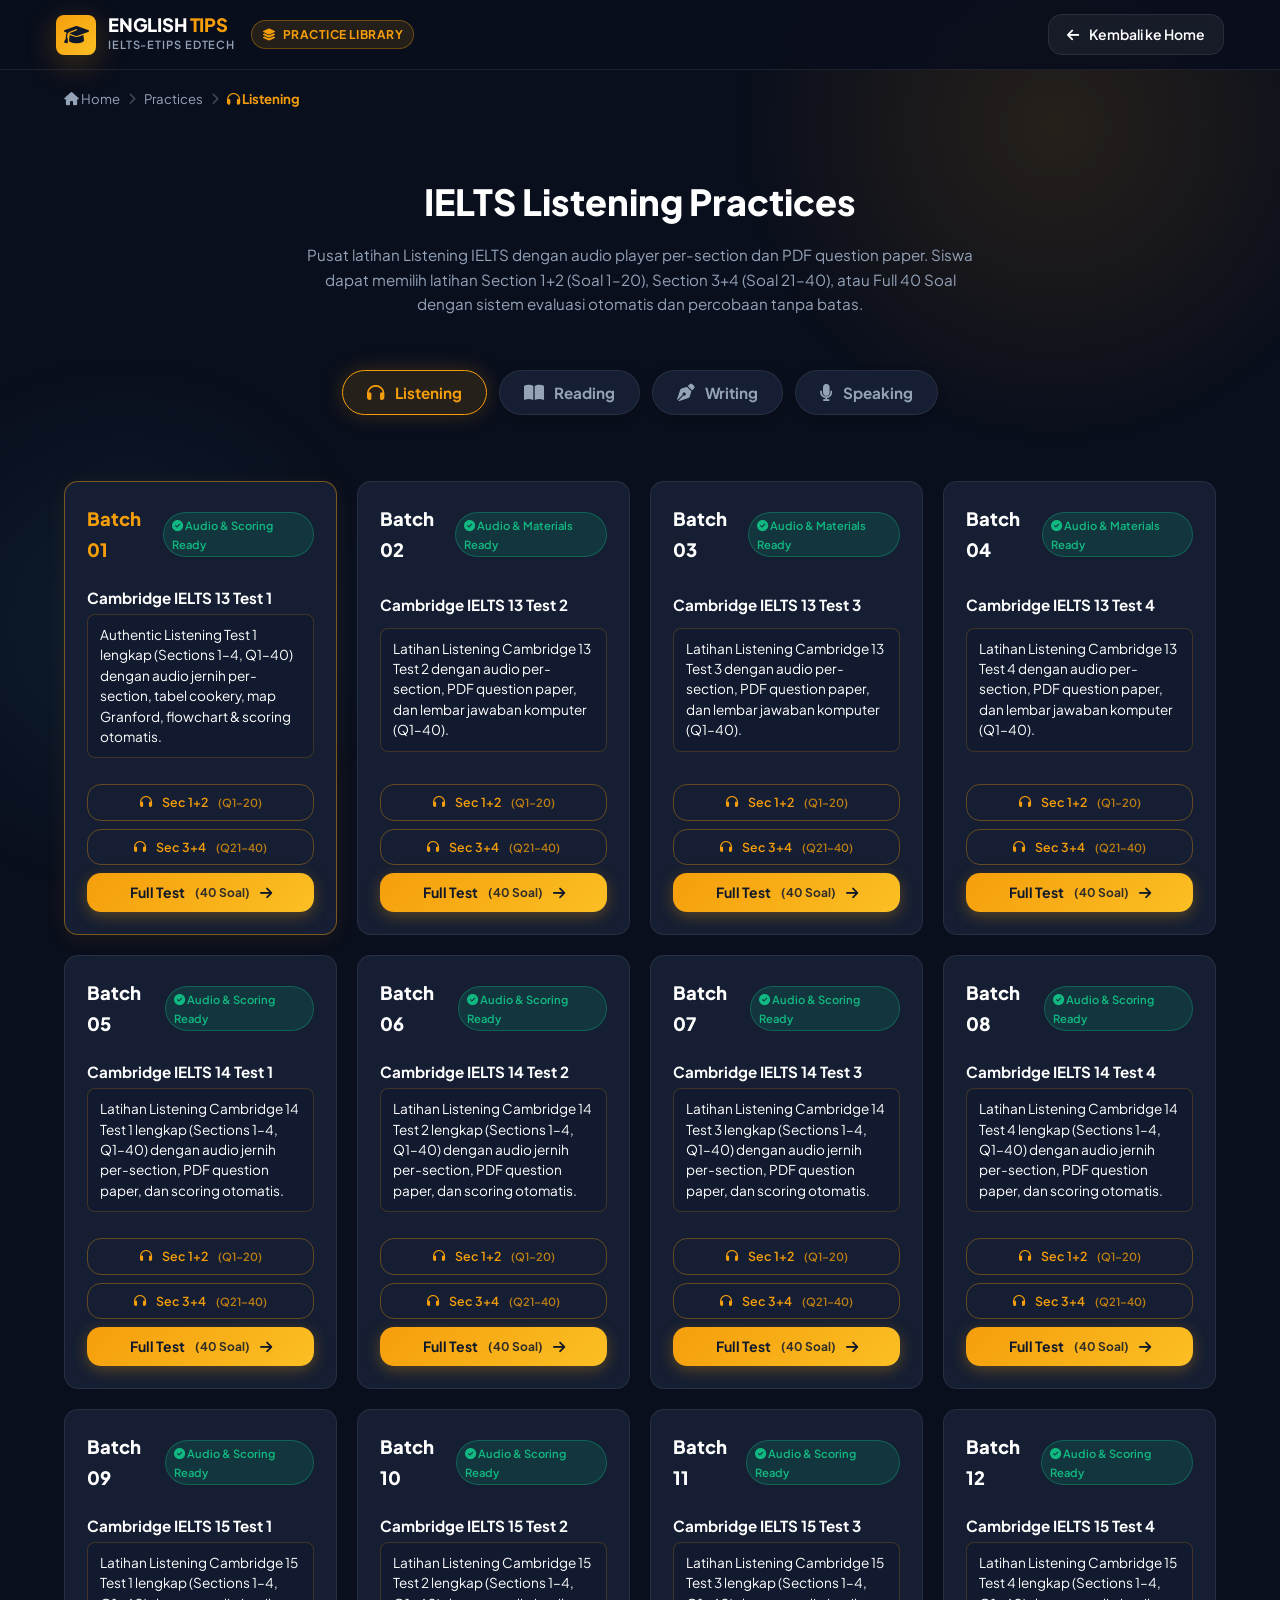
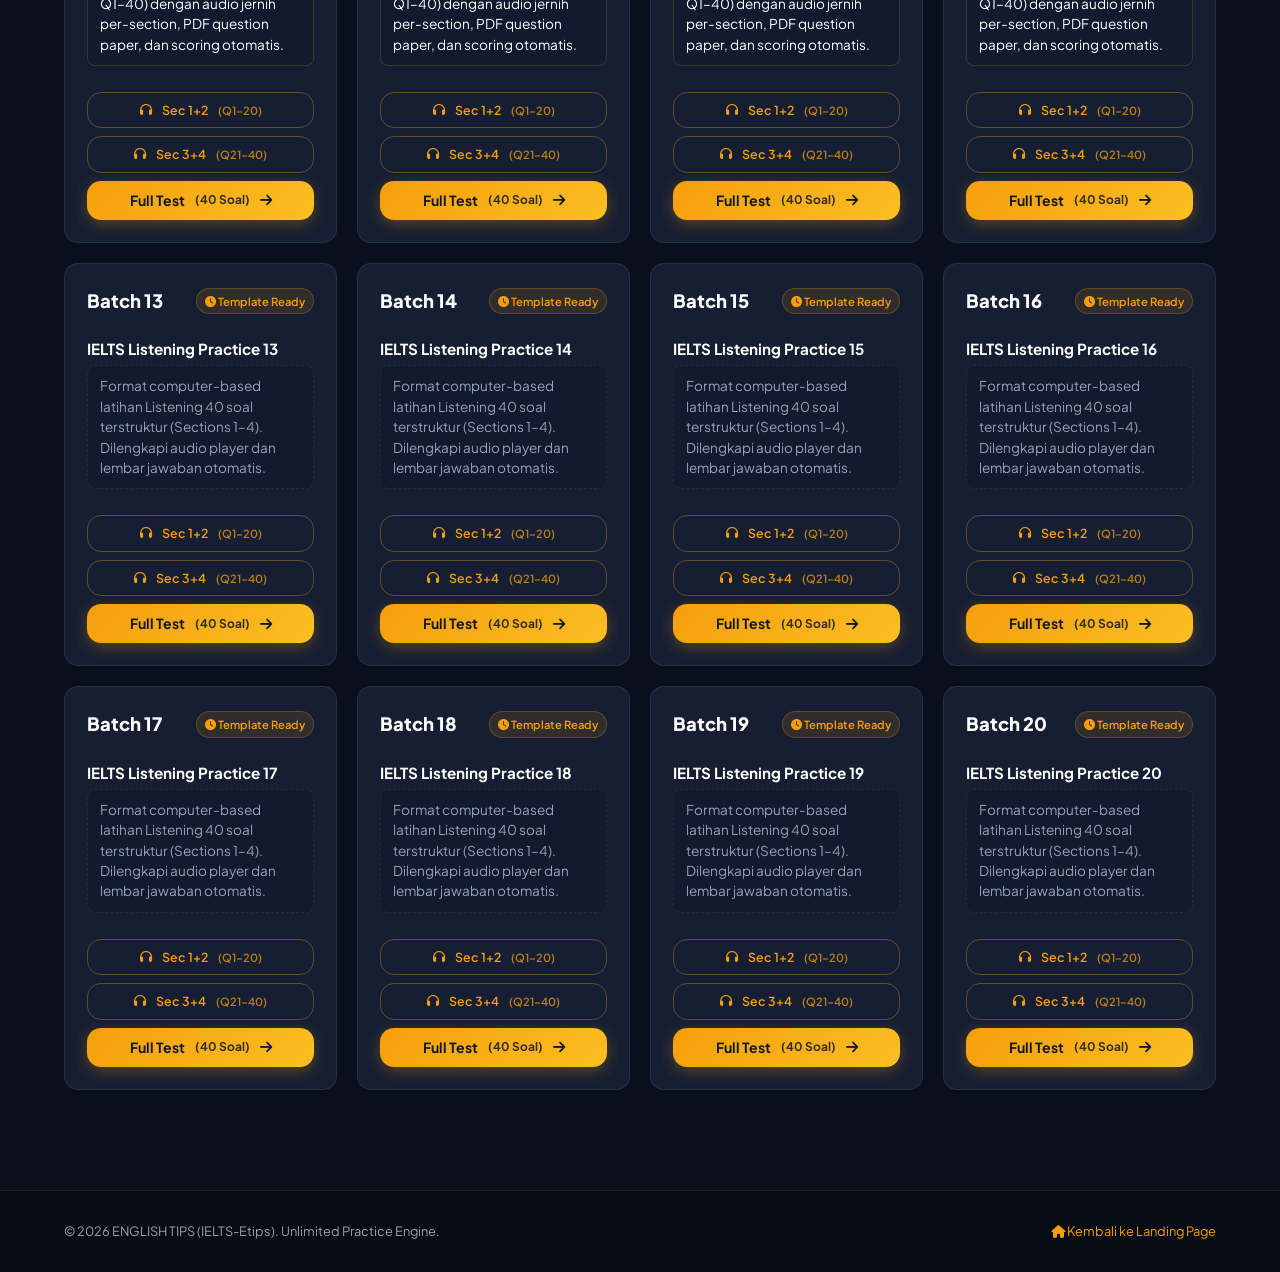
<file: practice-library.html>
<!DOCTYPE html>
<html lang="id">
<head>
  <meta charset="UTF-8">
  <meta name="viewport" content="width=device-width, initial-scale=1.0">
  <title>IELTS Practice Library | IELTS-Etips</title>
  <meta name="description" content="IELTS Practice Library - Visual Template for 20 Practice Batches">

  <!-- Google Fonts: Plus Jakarta Sans -->
  <link rel="preconnect" href="https://fonts.googleapis.com">
  <link rel="preconnect" href="https://fonts.gstatic.com" crossorigin>
  <link href="https://fonts.googleapis.com/css2?family=Plus+Jakarta+Sans:wght@400;500;600;700;800&display=swap" rel="stylesheet">

  <!-- Font Awesome 6 Icons -->
  <link rel="stylesheet" href="https://cdnjs.cloudflare.com/ajax/libs/font-awesome/6.5.1/css/all.min.css">

  <!-- Base Stylesheet & Practice Stylesheet -->
  <link rel="stylesheet" href="css/style.css">
  <link rel="stylesheet" href="css/practice.css">
</head>
<body>

  <!-- Top Practice Navigation Bar -->
  <header class="practice-header">
    <div class="container practice-header-inner">
      <div class="practice-nav-left">
        <a href="index.html" class="brand-logo" aria-label="ENGLISH TIPS IELTS-Etips Home">
          <div class="logo-badge">
            <i class="fa-solid fa-graduation-cap"></i>
          </div>
          <div class="logo-text-wrap">
            <span class="logo-title">ENGLISH <span>TIPS</span></span>
            <span class="logo-subtitle">IELTS-Etips EdTech</span>
          </div>
        </a>
        <span class="practice-badge">
          <i class="fa-solid fa-layer-group"></i> Practice Library
        </span>
      </div>

      <div class="practice-nav-right">
        <a href="index.html" class="btn btn-secondary btn-sm">
          <i class="fa-solid fa-arrow-left"></i> Kembali ke Home
        </a>
      </div>
    </div>
  </header>

  <main>
    <div class="container">
      
      <!-- Breadcrumb Bar -->
      <nav class="practice-breadcrumb-bar" id="practiceBreadcrumbs" aria-label="Breadcrumb" style="margin-top: 18px; margin-bottom: 12px;"></nav>

      <!-- Hero / Title Area -->
      <section class="library-hero" style="margin-bottom: 24px;">
        <h1 class="library-hero-title" id="libraryHeroTitle">IELTS Practices</h1>
        <p class="library-hero-desc" id="libraryHeroDesc">
          Pusat latihan IELTS-Etips dengan 4 kategori materi (Listening, Reading, Writing, Speaking), sistem evaluasi otomatis, dan pengerjaan fleksibel tanpa batas percobaan.
        </p>
      </section>

      <!-- Skill Category Navigation Tabs -->
      <nav class="skill-category-nav" id="skillCategoryNav" aria-label="Skill Categories"></nav>

      <!-- 20 Batch Cards Grid (Rendered Dynamically per Category by practice-library.js) -->
      <section class="library-grid" id="practiceGrid" aria-label="IELTS Practice Batches">
        <!-- Rendered by js/practice-library.js -->
      </section>

    </div>
  </main>

  <!-- Clean Minimal Footer -->
  <footer class="footer" style="padding: 30px 0; border-top: 1px solid var(--border-subtle); margin-top: 40px;">
    <div class="container" style="display: flex; justify-content: space-between; align-items: center; flex-wrap: wrap; gap: 14px;">
      <p style="font-size: 0.8rem; color: var(--text-muted); margin: 0;">
        &copy; 2026 ENGLISH TIPS (IELTS-Etips). Unlimited Practice Engine.
      </p>
      <a href="index.html" style="font-size: 0.8rem; color: var(--accent-primary);">
        <i class="fa-solid fa-house"></i> Kembali ke Landing Page
      </a>
    </div>
  </footer>

  <!-- Practice Library Script -->
  <script src="js/practice-library.js"></script>
</body>
</html>
</file>
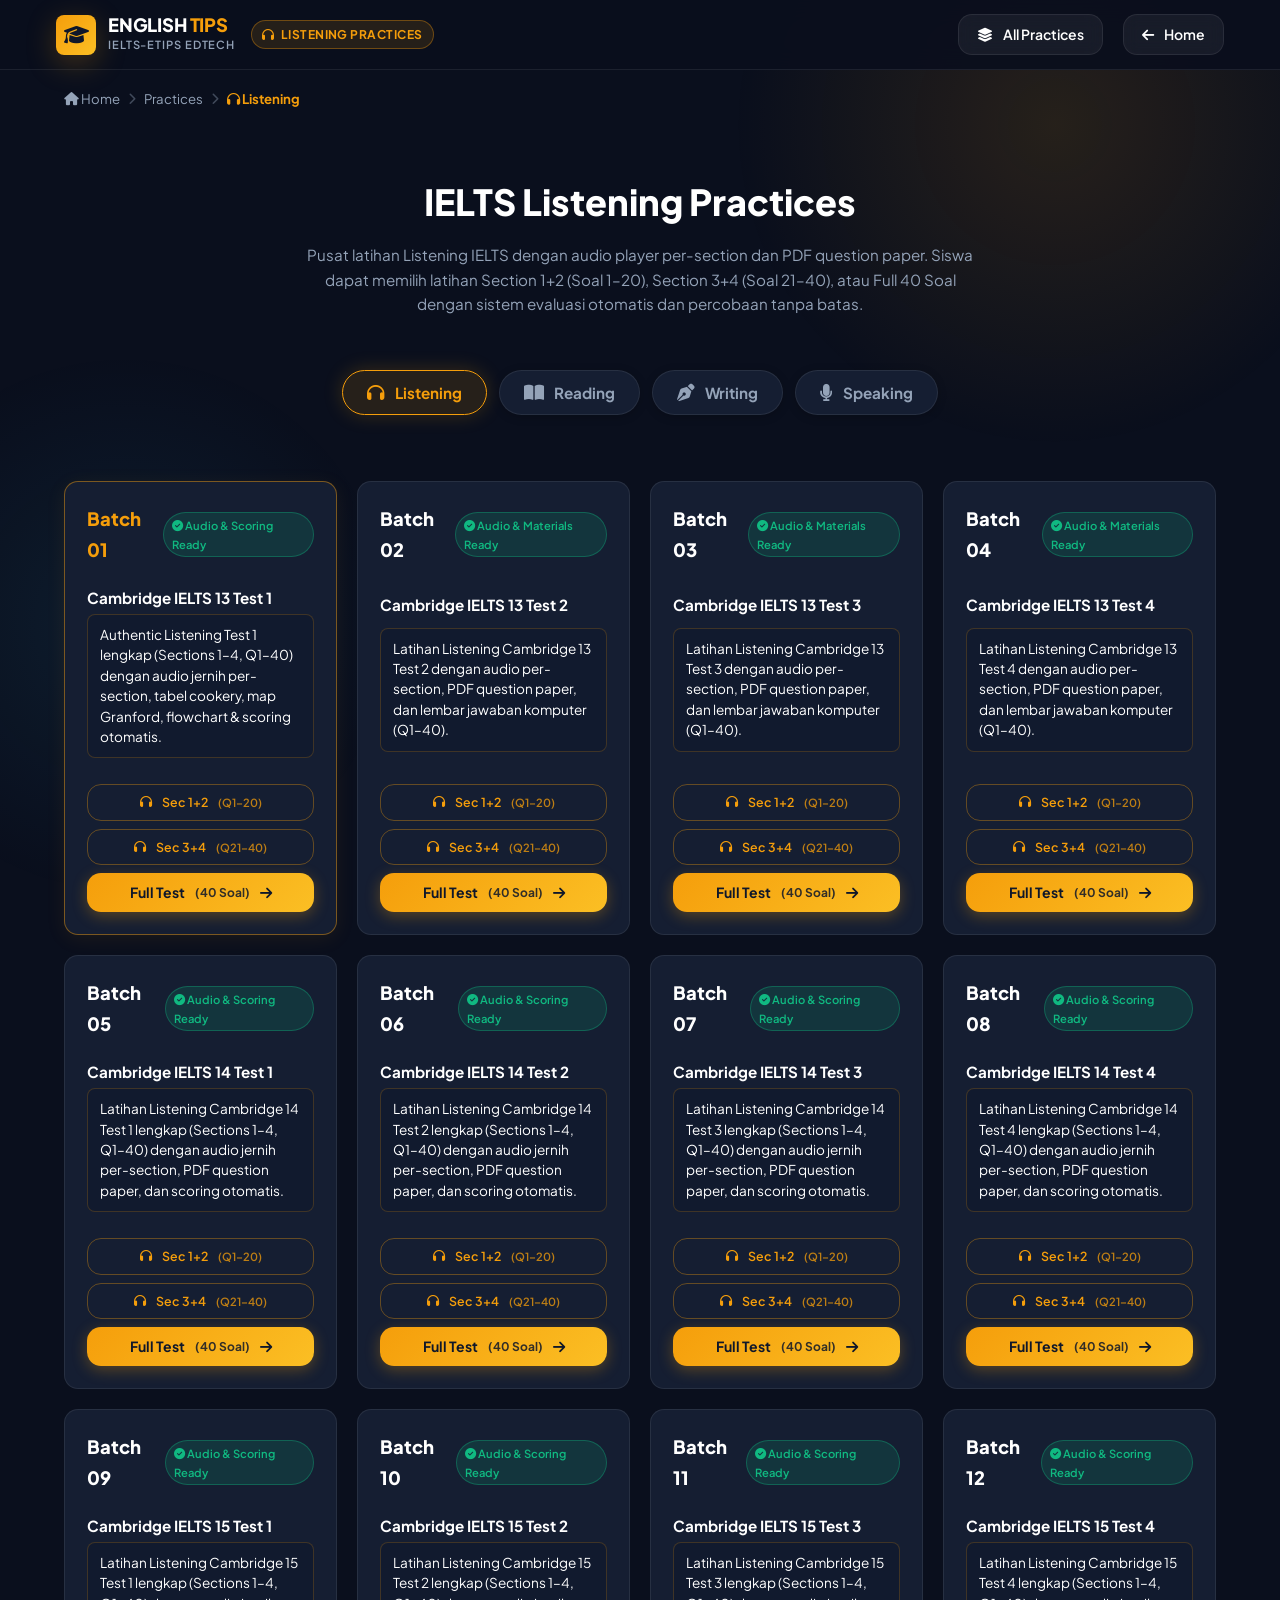
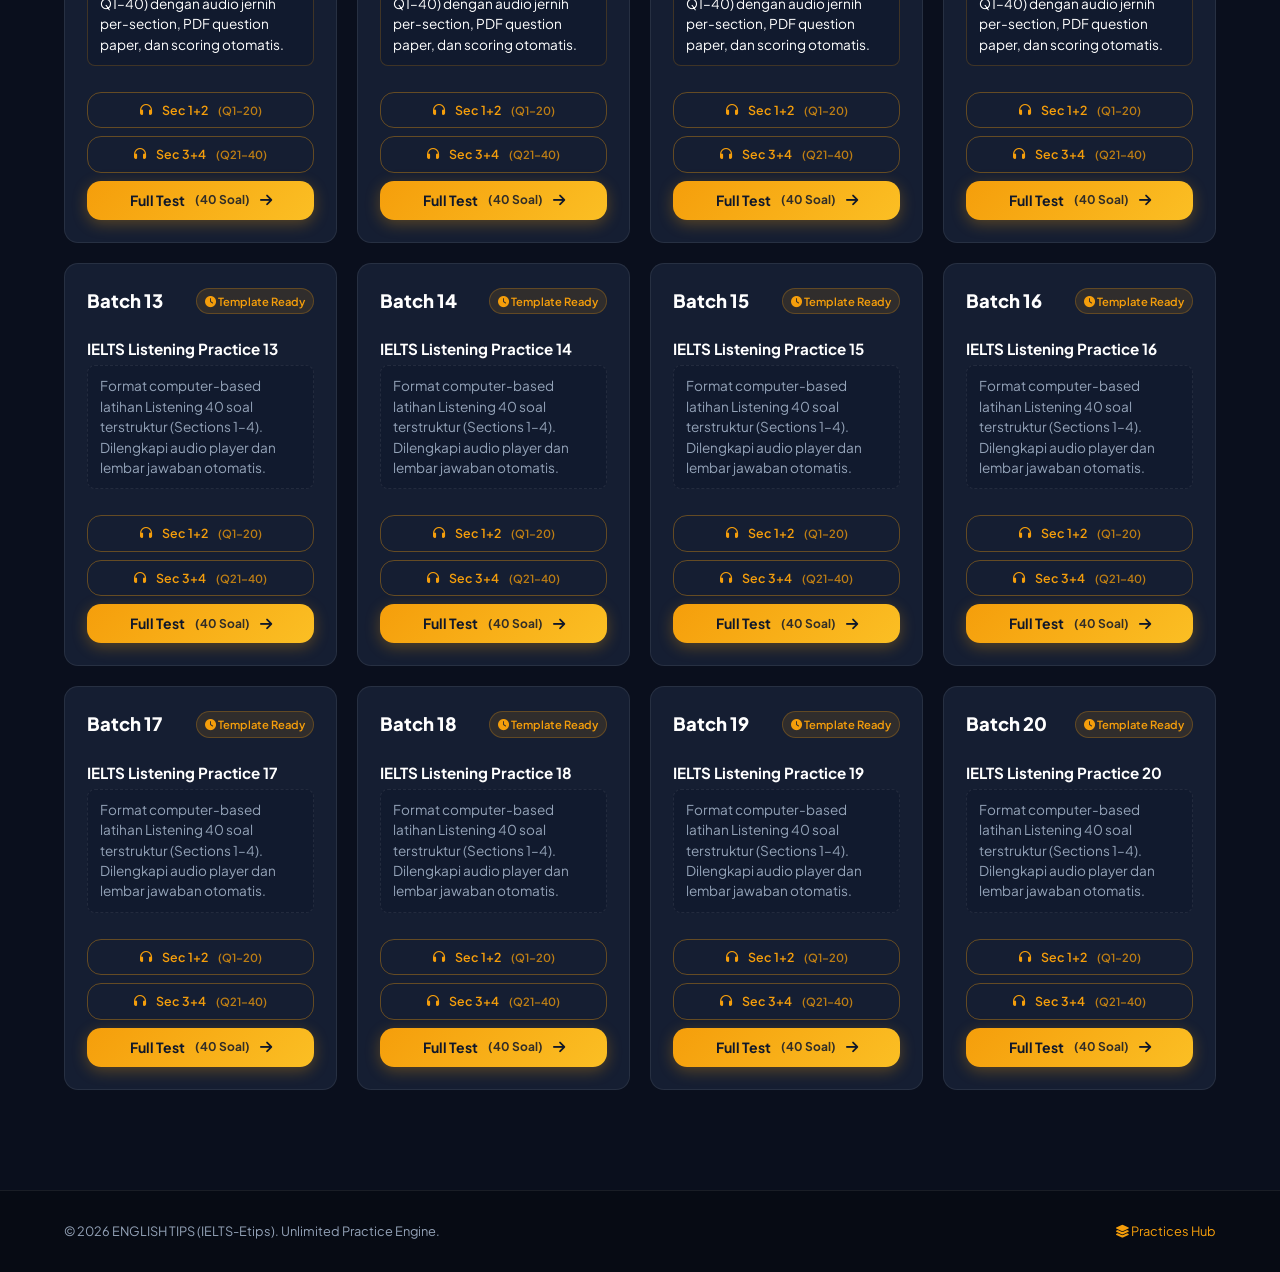
<file: practice-listening.html>
<!DOCTYPE html>
<html lang="id">
<head>
  <meta charset="UTF-8">
  <meta name="viewport" content="width=device-width, initial-scale=1.0">
  <title>IELTS Listening Practices | IELTS-Etips</title>
  <meta name="description" content="IELTS Listening Practices - Batches 01 to 20 with Section 1+2 and Section 3+4 selection">

  <!-- Google Fonts: Plus Jakarta Sans -->
  <link rel="preconnect" href="https://fonts.googleapis.com">
  <link rel="preconnect" href="https://fonts.gstatic.com" crossorigin>
  <link href="https://fonts.googleapis.com/css2?family=Plus+Jakarta+Sans:wght@400;500;600;700;800&display=swap" rel="stylesheet">

  <!-- Font Awesome 6 Icons -->
  <link rel="stylesheet" href="https://cdnjs.cloudflare.com/ajax/libs/font-awesome/6.5.1/css/all.min.css">

  <!-- Base Stylesheet & Practice Stylesheet -->
  <link rel="stylesheet" href="css/style.css">
  <link rel="stylesheet" href="css/practice.css">
</head>
<body>

  <!-- Top Practice Navigation Bar -->
  <header class="practice-header">
    <div class="container practice-header-inner">
      <div class="practice-nav-left">
        <a href="index.html" class="brand-logo" aria-label="ENGLISH TIPS IELTS-Etips Home">
          <div class="logo-badge">
            <i class="fa-solid fa-graduation-cap"></i>
          </div>
          <div class="logo-text-wrap">
            <span class="logo-title">ENGLISH <span>TIPS</span></span>
            <span class="logo-subtitle">IELTS-Etips EdTech</span>
          </div>
        </a>
        <span class="practice-badge">
          <i class="fa-solid fa-headphones"></i> Listening Practices
        </span>
      </div>

      <div class="practice-nav-right">
        <a href="practice-library.html" class="btn btn-secondary btn-sm" style="margin-right: 8px;">
          <i class="fa-solid fa-layer-group"></i> All Practices
        </a>
        <a href="index.html" class="btn btn-secondary btn-sm">
          <i class="fa-solid fa-arrow-left"></i> Home
        </a>
      </div>
    </div>
  </header>

  <main>
    <div class="container">
      
      <!-- Breadcrumb Bar -->
      <nav class="practice-breadcrumb-bar" id="practiceBreadcrumbs" aria-label="Breadcrumb" style="margin-top: 18px; margin-bottom: 12px;"></nav>

      <!-- Hero / Title Area -->
      <section class="library-hero" style="margin-bottom: 24px;">
        <h1 class="library-hero-title" id="libraryHeroTitle">IELTS Listening Practices</h1>
        <p class="library-hero-desc" id="libraryHeroDesc">
          Pusat latihan Listening IELTS dengan audio player per-section dan PDF question paper. Siswa dapat memilih latihan Section 1+2 (Soal 1–20), Section 3+4 (Soal 21–40), atau Full 40 Soal dengan sistem evaluasi otomatis dan percobaan tanpa batas.
        </p>
      </section>

      <!-- Skill Category Navigation Tabs -->
      <nav class="skill-category-nav" id="skillCategoryNav" aria-label="Skill Categories"></nav>

      <!-- 20 Batch Cards Grid (Rendered Dynamically per Category by practice-library.js) -->
      <section class="library-grid" id="practiceGrid" aria-label="IELTS Practice Batches">
        <!-- Rendered by js/practice-library.js -->
      </section>

    </div>
  </main>

  <!-- Clean Minimal Footer -->
  <footer class="footer" style="padding: 30px 0; border-top: 1px solid var(--border-subtle); margin-top: 40px;">
    <div class="container" style="display: flex; justify-content: space-between; align-items: center; flex-wrap: wrap; gap: 14px;">
      <p style="font-size: 0.8rem; color: var(--text-muted); margin: 0;">
        &copy; 2026 ENGLISH TIPS (IELTS-Etips). Unlimited Practice Engine.
      </p>
      <a href="practice-library.html" style="font-size: 0.8rem; color: var(--accent-primary);">
        <i class="fa-solid fa-layer-group"></i> Practices Hub
      </a>
    </div>
  </footer>

  <!-- Practice Library Script -->
  <script src="js/practice-library.js"></script>
</body>
</html>
</file>
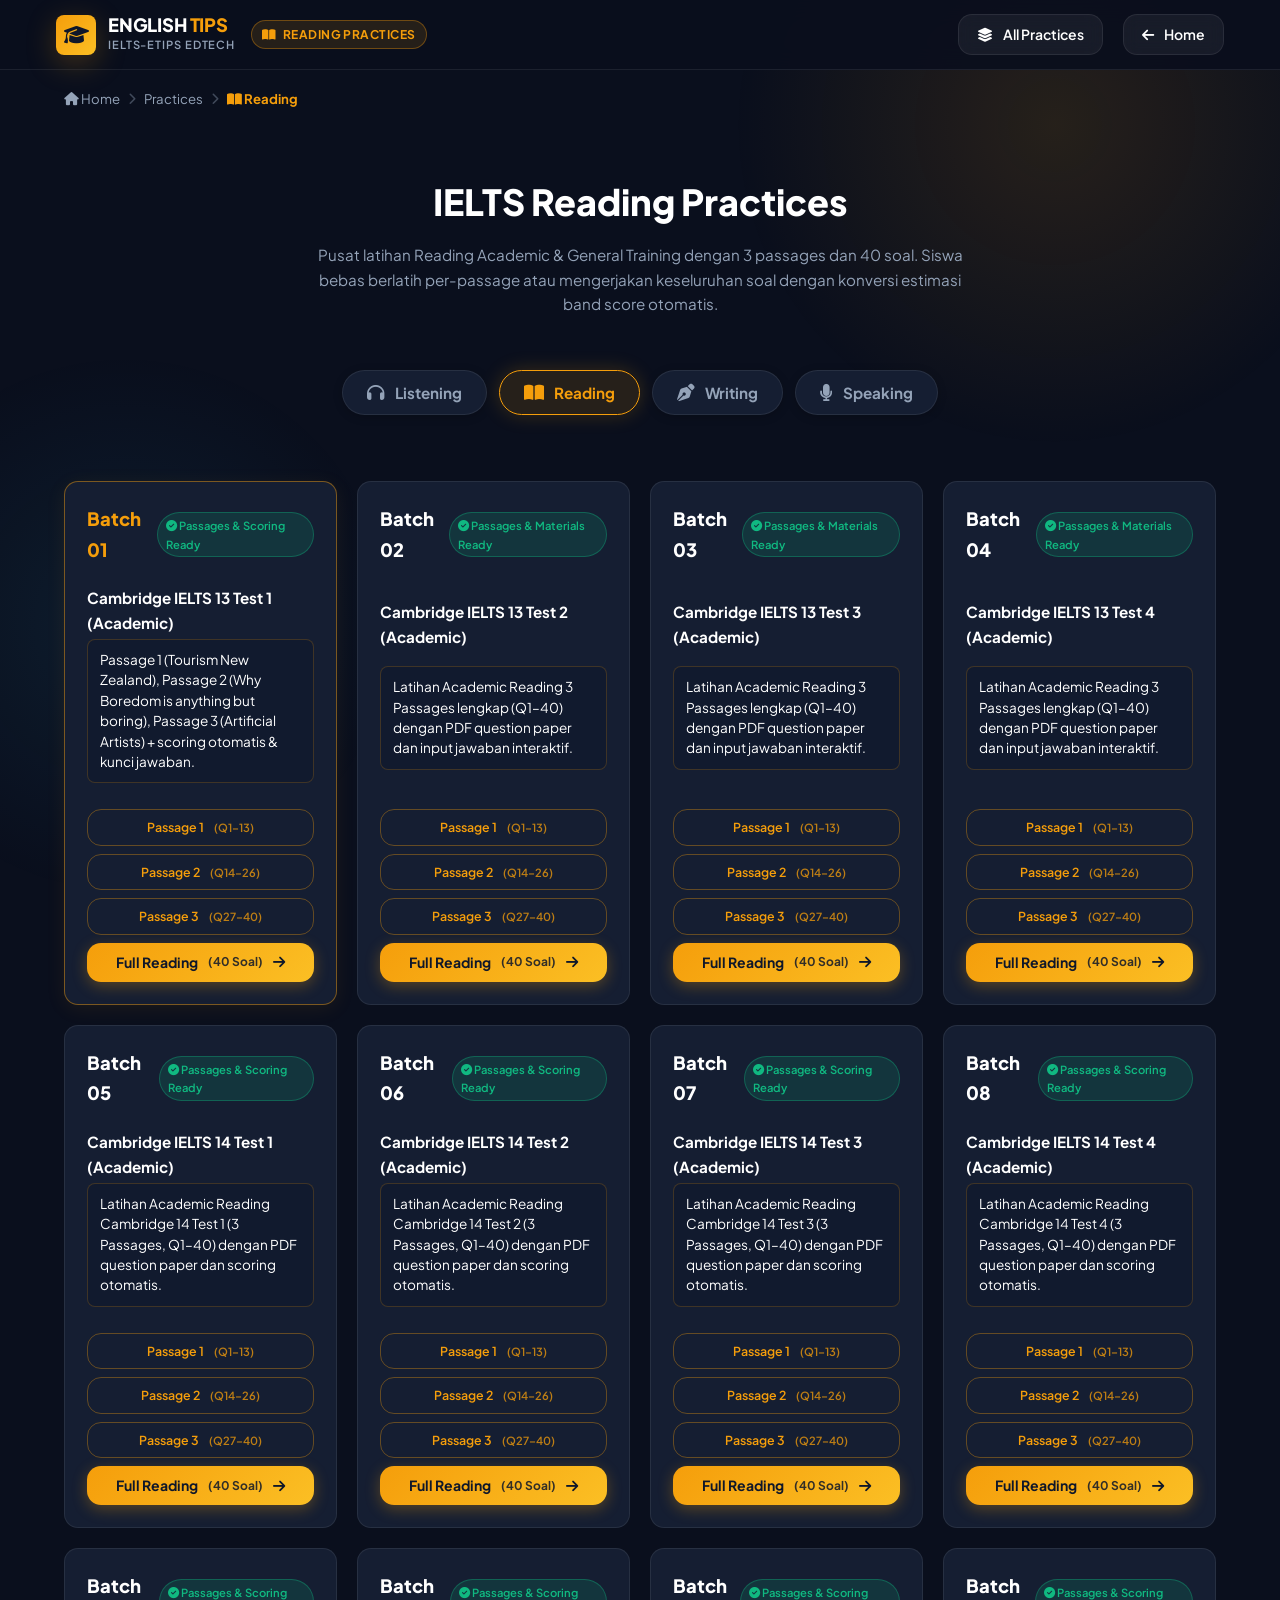
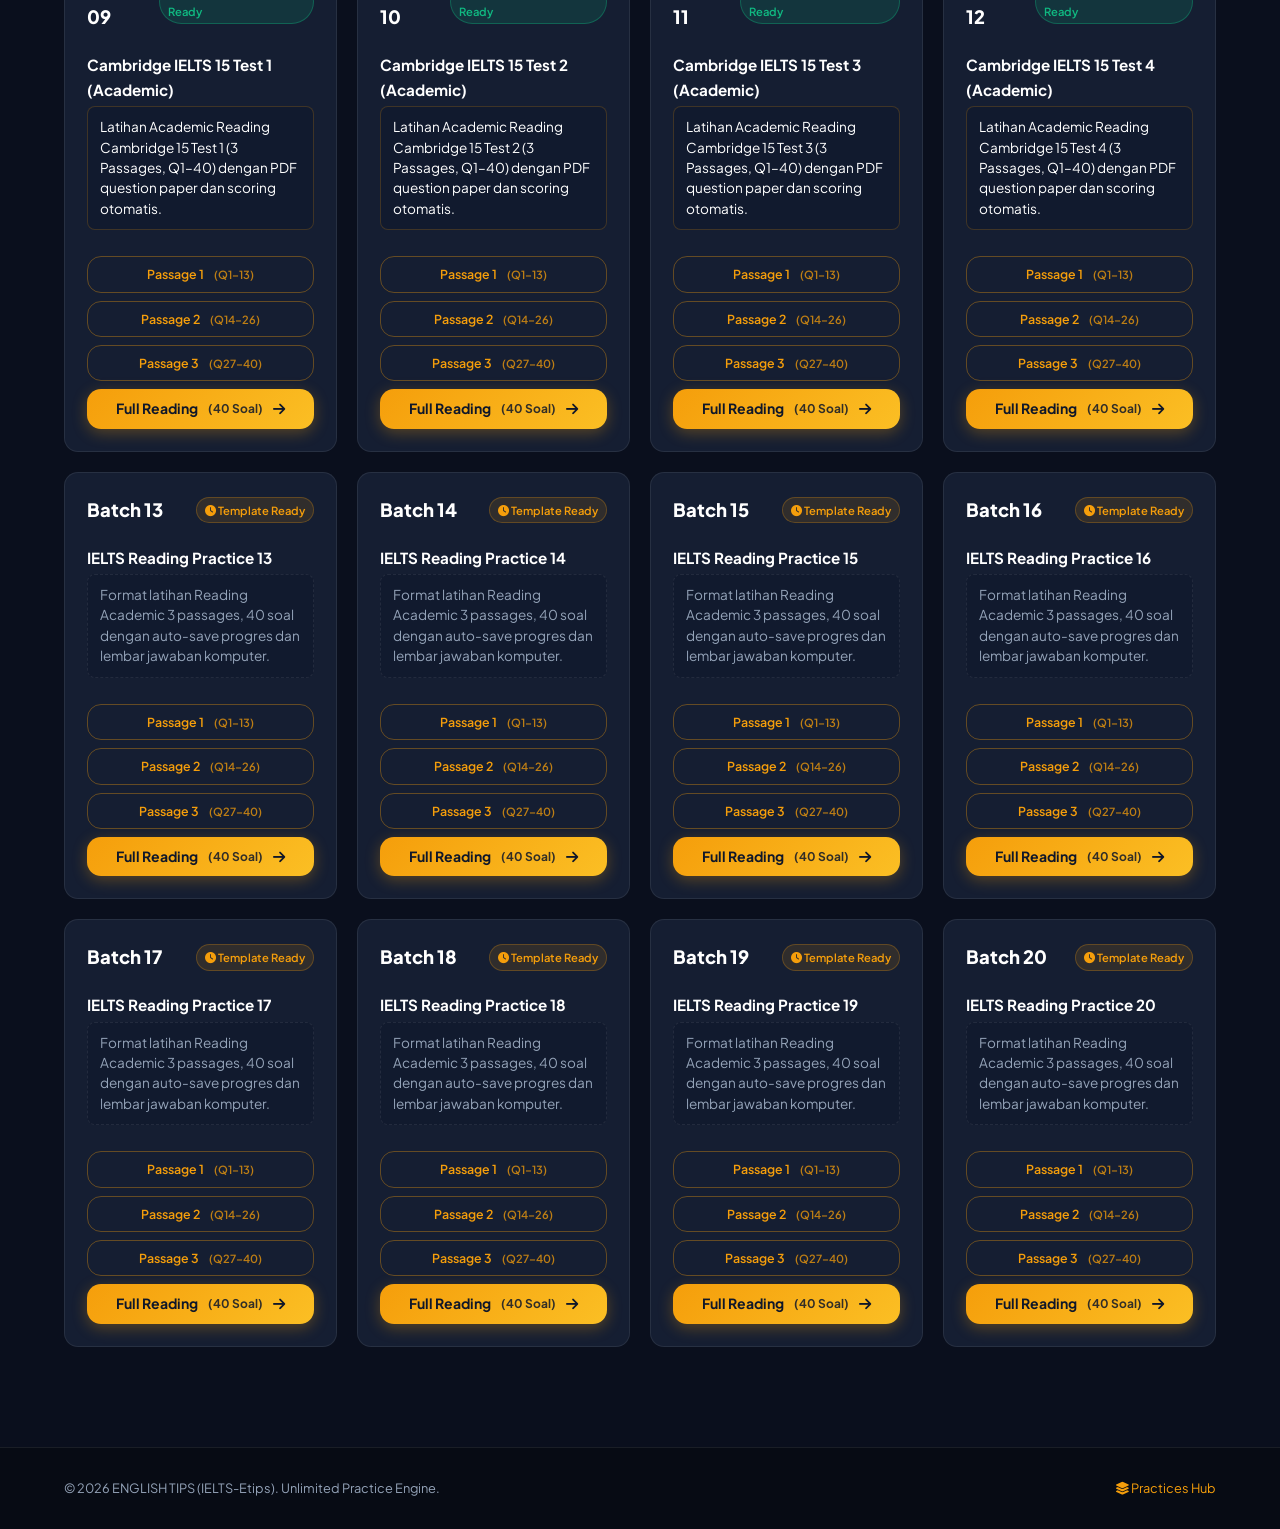
<file: practice-reading.html>
<!DOCTYPE html>
<html lang="id">
<head>
  <meta charset="UTF-8">
  <meta name="viewport" content="width=device-width, initial-scale=1.0">
  <title>IELTS Reading Practices | IELTS-Etips</title>
  <meta name="description" content="IELTS Reading Practices - Batches 01 to 20 with Passage 1, 2, 3 and Full Reading selection">

  <!-- Google Fonts: Plus Jakarta Sans -->
  <link rel="preconnect" href="https://fonts.googleapis.com">
  <link rel="preconnect" href="https://fonts.gstatic.com" crossorigin>
  <link href="https://fonts.googleapis.com/css2?family=Plus+Jakarta+Sans:wght@400;500;600;700;800&display=swap" rel="stylesheet">

  <!-- Font Awesome 6 Icons -->
  <link rel="stylesheet" href="https://cdnjs.cloudflare.com/ajax/libs/font-awesome/6.5.1/css/all.min.css">

  <!-- Base Stylesheet & Practice Stylesheet -->
  <link rel="stylesheet" href="css/style.css">
  <link rel="stylesheet" href="css/practice.css">
</head>
<body>

  <!-- Top Practice Navigation Bar -->
  <header class="practice-header">
    <div class="container practice-header-inner">
      <div class="practice-nav-left">
        <a href="index.html" class="brand-logo" aria-label="ENGLISH TIPS IELTS-Etips Home">
          <div class="logo-badge">
            <i class="fa-solid fa-graduation-cap"></i>
          </div>
          <div class="logo-text-wrap">
            <span class="logo-title">ENGLISH <span>TIPS</span></span>
            <span class="logo-subtitle">IELTS-Etips EdTech</span>
          </div>
        </a>
        <span class="practice-badge">
          <i class="fa-solid fa-book-open"></i> Reading Practices
        </span>
      </div>

      <div class="practice-nav-right">
        <a href="practice-library.html" class="btn btn-secondary btn-sm" style="margin-right: 8px;">
          <i class="fa-solid fa-layer-group"></i> All Practices
        </a>
        <a href="index.html" class="btn btn-secondary btn-sm">
          <i class="fa-solid fa-arrow-left"></i> Home
        </a>
      </div>
    </div>
  </header>

  <main>
    <div class="container">
      
      <!-- Breadcrumb Bar -->
      <nav class="practice-breadcrumb-bar" id="practiceBreadcrumbs" aria-label="Breadcrumb" style="margin-top: 18px; margin-bottom: 12px;"></nav>

      <!-- Hero / Title Area -->
      <section class="library-hero" style="margin-bottom: 24px;">
        <h1 class="library-hero-title" id="libraryHeroTitle">IELTS Reading Practices</h1>
        <p class="library-hero-desc" id="libraryHeroDesc">
          Pusat latihan Reading Academic & General Training dengan 3 passages dan 40 soal. Siswa bebas berlatih per-passage atau mengerjakan keseluruhan soal dengan konversi estimasi band score otomatis.
        </p>
      </section>

      <!-- Skill Category Navigation Tabs -->
      <nav class="skill-category-nav" id="skillCategoryNav" aria-label="Skill Categories"></nav>

      <!-- 20 Batch Cards Grid (Rendered Dynamically per Category by practice-library.js) -->
      <section class="library-grid" id="practiceGrid" aria-label="IELTS Practice Batches">
        <!-- Rendered by js/practice-library.js -->
      </section>

    </div>
  </main>

  <!-- Clean Minimal Footer -->
  <footer class="footer" style="padding: 30px 0; border-top: 1px solid var(--border-subtle); margin-top: 40px;">
    <div class="container" style="display: flex; justify-content: space-between; align-items: center; flex-wrap: wrap; gap: 14px;">
      <p style="font-size: 0.8rem; color: var(--text-muted); margin: 0;">
        &copy; 2026 ENGLISH TIPS (IELTS-Etips). Unlimited Practice Engine.
      </p>
      <a href="practice-library.html" style="font-size: 0.8rem; color: var(--accent-primary);">
        <i class="fa-solid fa-layer-group"></i> Practices Hub
      </a>
    </div>
  </footer>

  <!-- Practice Library Script -->
  <script src="js/practice-library.js"></script>
</body>
</html>
</file>
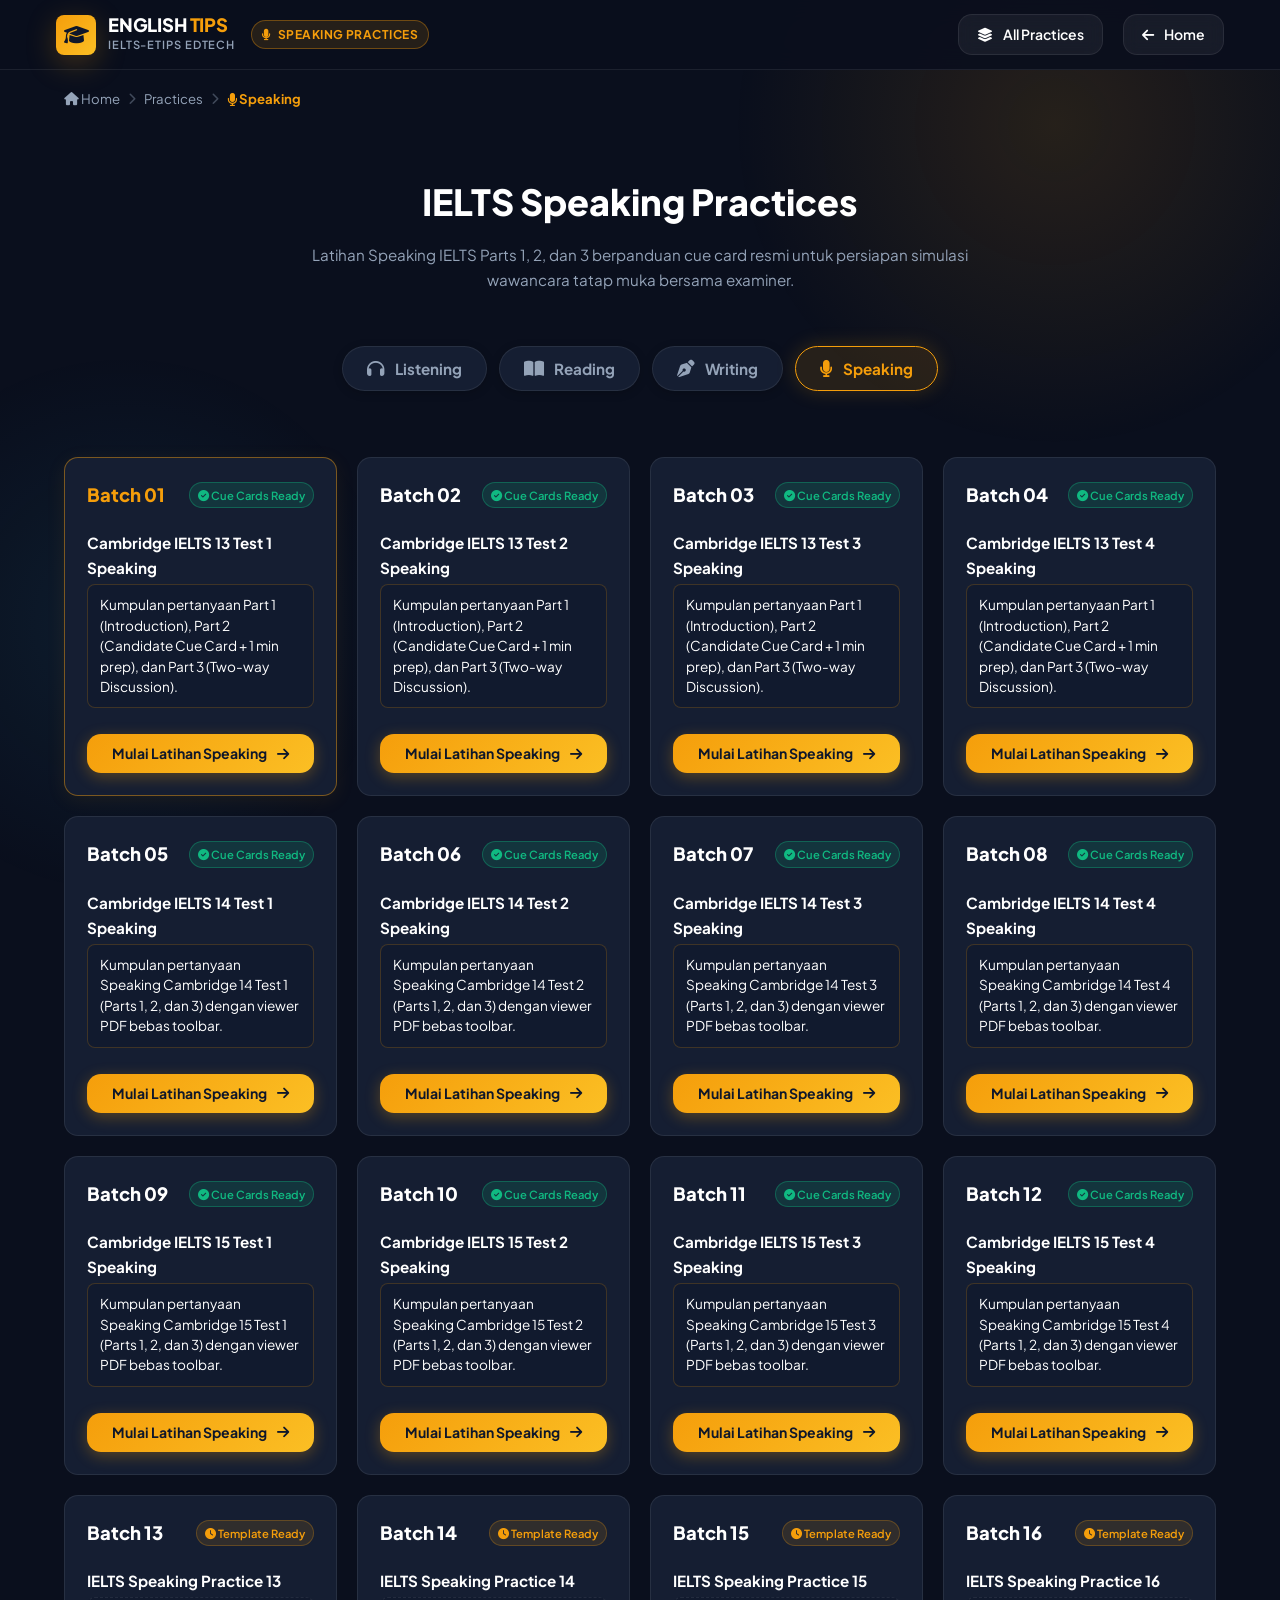
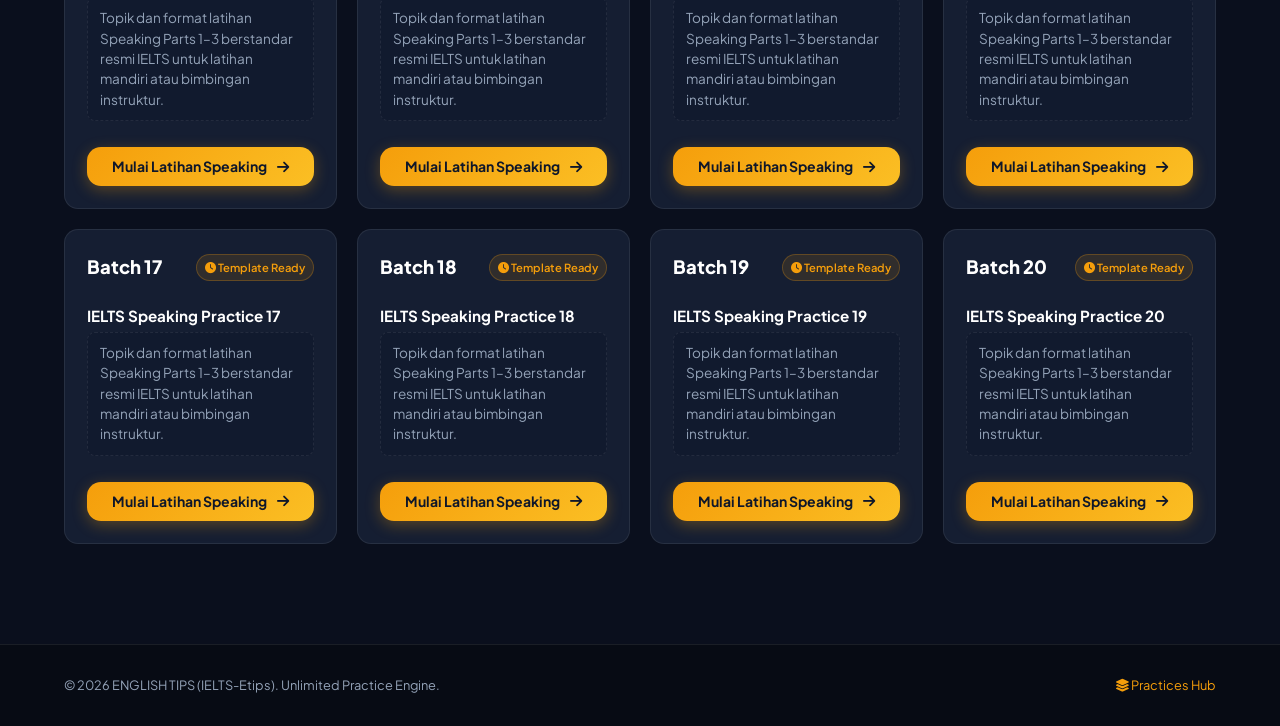
<file: practice-speaking.html>
<!DOCTYPE html>
<html lang="id">
<head>
  <meta charset="UTF-8">
  <meta name="viewport" content="width=device-width, initial-scale=1.0">
  <title>IELTS Speaking Practices | IELTS-Etips</title>
  <meta name="description" content="IELTS Speaking Practices - Batches 01 to 20 with Parts 1, 2, 3 official cue cards">

  <!-- Google Fonts: Plus Jakarta Sans -->
  <link rel="preconnect" href="https://fonts.googleapis.com">
  <link rel="preconnect" href="https://fonts.gstatic.com" crossorigin>
  <link href="https://fonts.googleapis.com/css2?family=Plus+Jakarta+Sans:wght@400;500;600;700;800&display=swap" rel="stylesheet">

  <!-- Font Awesome 6 Icons -->
  <link rel="stylesheet" href="https://cdnjs.cloudflare.com/ajax/libs/font-awesome/6.5.1/css/all.min.css">

  <!-- Base Stylesheet & Practice Stylesheet -->
  <link rel="stylesheet" href="css/style.css">
  <link rel="stylesheet" href="css/practice.css">
</head>
<body>

  <!-- Top Practice Navigation Bar -->
  <header class="practice-header">
    <div class="container practice-header-inner">
      <div class="practice-nav-left">
        <a href="index.html" class="brand-logo" aria-label="ENGLISH TIPS IELTS-Etips Home">
          <div class="logo-badge">
            <i class="fa-solid fa-graduation-cap"></i>
          </div>
          <div class="logo-text-wrap">
            <span class="logo-title">ENGLISH <span>TIPS</span></span>
            <span class="logo-subtitle">IELTS-Etips EdTech</span>
          </div>
        </a>
        <span class="practice-badge">
          <i class="fa-solid fa-microphone"></i> Speaking Practices
        </span>
      </div>

      <div class="practice-nav-right">
        <a href="practice-library.html" class="btn btn-secondary btn-sm" style="margin-right: 8px;">
          <i class="fa-solid fa-layer-group"></i> All Practices
        </a>
        <a href="index.html" class="btn btn-secondary btn-sm">
          <i class="fa-solid fa-arrow-left"></i> Home
        </a>
      </div>
    </div>
  </header>

  <main>
    <div class="container">
      
      <!-- Breadcrumb Bar -->
      <nav class="practice-breadcrumb-bar" id="practiceBreadcrumbs" aria-label="Breadcrumb" style="margin-top: 18px; margin-bottom: 12px;"></nav>

      <!-- Hero / Title Area -->
      <section class="library-hero" style="margin-bottom: 24px;">
        <h1 class="library-hero-title" id="libraryHeroTitle">IELTS Speaking Practices</h1>
        <p class="library-hero-desc" id="libraryHeroDesc">
          Latihan Speaking IELTS Parts 1, 2, dan 3 berpanduan cue card resmi untuk persiapan simulasi wawancara tatap muka bersama examiner.
        </p>
      </section>

      <!-- Skill Category Navigation Tabs -->
      <nav class="skill-category-nav" id="skillCategoryNav" aria-label="Skill Categories"></nav>

      <!-- 20 Batch Cards Grid (Rendered Dynamically per Category by practice-library.js) -->
      <section class="library-grid" id="practiceGrid" aria-label="IELTS Practice Batches">
        <!-- Rendered by js/practice-library.js -->
      </section>

    </div>
  </main>

  <!-- Clean Minimal Footer -->
  <footer class="footer" style="padding: 30px 0; border-top: 1px solid var(--border-subtle); margin-top: 40px;">
    <div class="container" style="display: flex; justify-content: space-between; align-items: center; flex-wrap: wrap; gap: 14px;">
      <p style="font-size: 0.8rem; color: var(--text-muted); margin: 0;">
        &copy; 2026 ENGLISH TIPS (IELTS-Etips). Unlimited Practice Engine.
      </p>
      <a href="practice-library.html" style="font-size: 0.8rem; color: var(--accent-primary);">
        <i class="fa-solid fa-layer-group"></i> Practices Hub
      </a>
    </div>
  </footer>

  <!-- Practice Library Script -->
  <script src="js/practice-library.js"></script>
</body>
</html>
</file>
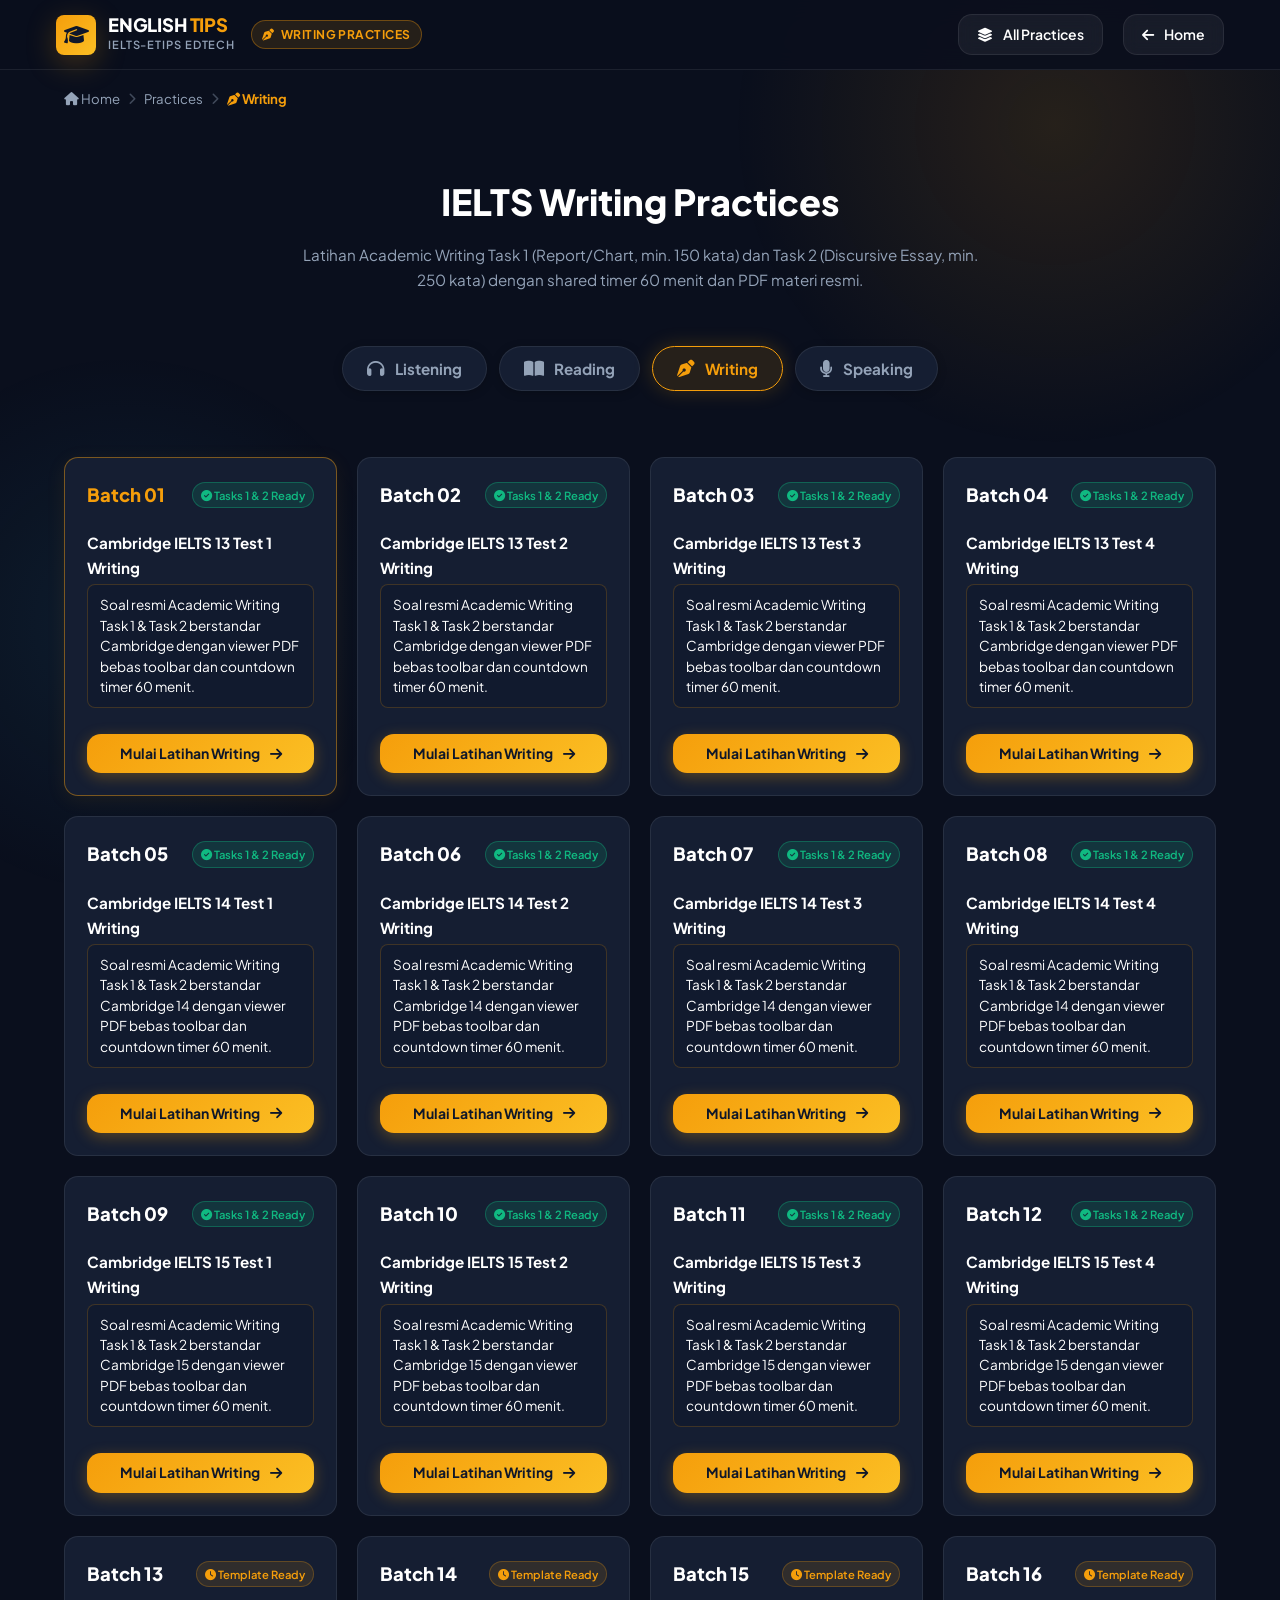
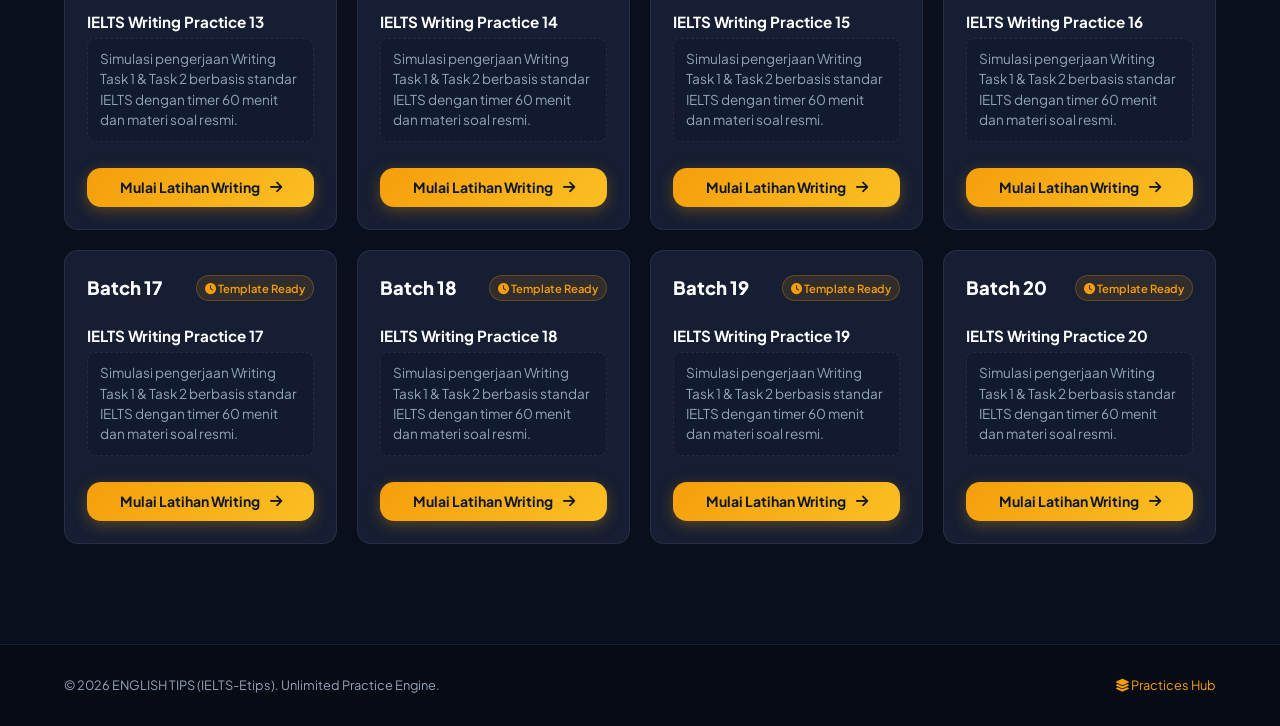
<file: practice-writing.html>
<!DOCTYPE html>
<html lang="id">
<head>
  <meta charset="UTF-8">
  <meta name="viewport" content="width=device-width, initial-scale=1.0">
  <title>IELTS Writing Practices | IELTS-Etips</title>
  <meta name="description" content="IELTS Writing Practices - Batches 01 to 20 with Task 1 & Task 2 official question papers">

  <!-- Google Fonts: Plus Jakarta Sans -->
  <link rel="preconnect" href="https://fonts.googleapis.com">
  <link rel="preconnect" href="https://fonts.gstatic.com" crossorigin>
  <link href="https://fonts.googleapis.com/css2?family=Plus+Jakarta+Sans:wght@400;500;600;700;800&display=swap" rel="stylesheet">

  <!-- Font Awesome 6 Icons -->
  <link rel="stylesheet" href="https://cdnjs.cloudflare.com/ajax/libs/font-awesome/6.5.1/css/all.min.css">

  <!-- Base Stylesheet & Practice Stylesheet -->
  <link rel="stylesheet" href="css/style.css">
  <link rel="stylesheet" href="css/practice.css">
</head>
<body>

  <!-- Top Practice Navigation Bar -->
  <header class="practice-header">
    <div class="container practice-header-inner">
      <div class="practice-nav-left">
        <a href="index.html" class="brand-logo" aria-label="ENGLISH TIPS IELTS-Etips Home">
          <div class="logo-badge">
            <i class="fa-solid fa-graduation-cap"></i>
          </div>
          <div class="logo-text-wrap">
            <span class="logo-title">ENGLISH <span>TIPS</span></span>
            <span class="logo-subtitle">IELTS-Etips EdTech</span>
          </div>
        </a>
        <span class="practice-badge">
          <i class="fa-solid fa-pen-nib"></i> Writing Practices
        </span>
      </div>

      <div class="practice-nav-right">
        <a href="practice-library.html" class="btn btn-secondary btn-sm" style="margin-right: 8px;">
          <i class="fa-solid fa-layer-group"></i> All Practices
        </a>
        <a href="index.html" class="btn btn-secondary btn-sm">
          <i class="fa-solid fa-arrow-left"></i> Home
        </a>
      </div>
    </div>
  </header>

  <main>
    <div class="container">
      
      <!-- Breadcrumb Bar -->
      <nav class="practice-breadcrumb-bar" id="practiceBreadcrumbs" aria-label="Breadcrumb" style="margin-top: 18px; margin-bottom: 12px;"></nav>

      <!-- Hero / Title Area -->
      <section class="library-hero" style="margin-bottom: 24px;">
        <h1 class="library-hero-title" id="libraryHeroTitle">IELTS Writing Practices</h1>
        <p class="library-hero-desc" id="libraryHeroDesc">
          Latihan Academic Writing Task 1 (Report/Chart, min. 150 kata) dan Task 2 (Discursive Essay, min. 250 kata) dengan shared timer 60 menit dan PDF materi resmi.
        </p>
      </section>

      <!-- Skill Category Navigation Tabs -->
      <nav class="skill-category-nav" id="skillCategoryNav" aria-label="Skill Categories"></nav>

      <!-- 20 Batch Cards Grid (Rendered Dynamically per Category by practice-library.js) -->
      <section class="library-grid" id="practiceGrid" aria-label="IELTS Practice Batches">
        <!-- Rendered by js/practice-library.js -->
      </section>

    </div>
  </main>

  <!-- Clean Minimal Footer -->
  <footer class="footer" style="padding: 30px 0; border-top: 1px solid var(--border-subtle); margin-top: 40px;">
    <div class="container" style="display: flex; justify-content: space-between; align-items: center; flex-wrap: wrap; gap: 14px;">
      <p style="font-size: 0.8rem; color: var(--text-muted); margin: 0;">
        &copy; 2026 ENGLISH TIPS (IELTS-Etips). Unlimited Practice Engine.
      </p>
      <a href="practice-library.html" style="font-size: 0.8rem; color: var(--accent-primary);">
        <i class="fa-solid fa-layer-group"></i> Practices Hub
      </a>
    </div>
  </footer>

  <!-- Practice Library Script -->
  <script src="js/practice-library.js"></script>
</body>
</html>
</file>
<file: css/style.css>
/* ===================================================================
   IELTS-Etips (English Tips) - Premium EdTech Stylesheet
   Theme: Midnight Navy / Deep Black & Vibrant Warm Gold
   =================================================================== */

/* --- 1. CSS VARIABLES & DESIGN TOKENS --- */
:root {
  /* Color Palette */
  --bg-primary: #0A0F1D;         /* Deep Midnight Navy */
  --bg-secondary: #0F172A;       /* Slate Dark Navy */
  --bg-card: #151E32;            /* Card Surface */
  --bg-card-hover: #1C2742;      /* Card Hover Surface */
  --bg-glass: rgba(21, 30, 50, 0.75);
  
  /* Accent Colors (Yellow / Amber Gold) */
  --accent-primary: #F59E0B;     /* Warm Gold / Amber */
  --accent-hover: #FBBF24;       /* Bright Amber */
  --accent-glow: rgba(245, 158, 11, 0.25);
  --accent-subtle: rgba(245, 158, 11, 0.12);
  --accent-border: rgba(245, 158, 11, 0.35);

  /* Secondary Accents */
  --accent-cyan: #38BDF8;
  --accent-emerald: #10B981;
  
  /* Text Colors */
  --text-main: #FFFFFF;
  --text-body: #CBD5E1;          /* High contrast soft gray */
  --text-muted: #94A3B8;         /* Muted slate gray */
  --text-dark: #0F172A;

  /* Borders & Dividers */
  --border-subtle: rgba(255, 255, 255, 0.08);
  --border-active: rgba(245, 158, 11, 0.5);

  /* Typography */
  --font-family: 'Plus Jakarta Sans', -apple-system, BlinkMacSystemFont, 'Segoe UI', Roboto, sans-serif;
  
  /* Shadows & Elevations */
  --shadow-sm: 0 2px 8px rgba(0, 0, 0, 0.3);
  --shadow-md: 0 8px 24px rgba(0, 0, 0, 0.4);
  --shadow-lg: 0 16px 40px rgba(0, 0, 0, 0.55);
  --shadow-gold: 0 8px 30px rgba(245, 158, 11, 0.25);
  
  /* Radius */
  --radius-sm: 8px;
  --radius-md: 14px;
  --radius-lg: 20px;
  --radius-full: 9999px;

  /* Transitions */
  --transition-fast: 0.2s ease;
  --transition-normal: 0.3s ease;
  --transition-smooth: 0.4s cubic-bezier(0.16, 1, 0.3, 1);
}

/* --- 2. GLOBAL RESET & BASE STYLES --- */
*, *::before, *::after {
  box-sizing: border-box;
  margin: 0;
  padding: 0;
}

html {
  scroll-behavior: smooth;
  font-size: 16px;
}

body {
  font-family: var(--font-family);
  background-color: var(--bg-primary);
  color: var(--text-body);
  line-height: 1.65;
  overflow-x: hidden;
  -webkit-font-smoothing: antialiased;
  -moz-osx-font-smoothing: grayscale;
}

/* Ambient glow background effects */
body::before {
  content: '';
  position: fixed;
  top: -200px;
  right: -100px;
  width: 650px;
  height: 650px;
  background: radial-gradient(circle, rgba(245, 158, 11, 0.12) 0%, rgba(10, 15, 29, 0) 70%);
  pointer-events: none;
  z-index: 0;
}

body::after {
  content: '';
  position: fixed;
  bottom: 0;
  left: -150px;
  width: 550px;
  height: 550px;
  background: radial-gradient(circle, rgba(56, 189, 248, 0.08) 0%, rgba(10, 15, 29, 0) 70%);
  pointer-events: none;
  z-index: 0;
}

a {
  color: inherit;
  text-decoration: none;
  transition: var(--transition-fast);
}

ul {
  list-style: none;
}

img, svg {
  display: block;
  max-width: 100%;
}

button, input {
  font-family: inherit;
  outline: none;
  border: none;
}

/* --- 3. CONTAINER & REUSABLE LAYOUTS --- */
.container {
  width: 100%;
  max-width: 1200px;
  margin-left: auto;
  margin-right: auto;
  padding-left: 24px;
  padding-right: 24px;
  position: relative;
  z-index: 1;
}

.section {
  padding: 100px 0;
  position: relative;
}

.section-header {
  text-align: center;
  max-width: 720px;
  margin: 0 auto 56px auto;
}

.section-tag {
  display: inline-flex;
  align-items: center;
  gap: 8px;
  padding: 6px 14px;
  background: var(--accent-subtle);
  border: 1px solid var(--accent-border);
  color: var(--accent-primary);
  font-size: 0.825rem;
  font-weight: 600;
  letter-spacing: 0.05em;
  text-transform: uppercase;
  border-radius: var(--radius-full);
  margin-bottom: 16px;
}

.section-title {
  font-size: 2.5rem;
  font-weight: 800;
  color: var(--text-main);
  line-height: 1.25;
  margin-bottom: 16px;
  letter-spacing: -0.02em;
}

.section-subtitle {
  font-size: 1.1rem;
  color: var(--text-muted);
  line-height: 1.6;
}

/* Highlighting keywords */
.highlight-yellow {
  color: var(--accent-primary);
  position: relative;
  display: inline-block;
}

/* Buttons */
.btn {
  display: inline-flex;
  align-items: center;
  justify-content: center;
  gap: 10px;
  padding: 12px 24px;
  border-radius: var(--radius-md);
  font-size: 0.95rem;
  font-weight: 600;
  cursor: pointer;
  transition: var(--transition-smooth);
  text-align: center;
}

.btn-primary {
  background: linear-gradient(135deg, var(--accent-primary), var(--accent-hover));
  color: var(--text-dark);
  font-weight: 700;
  box-shadow: 0 4px 15px rgba(245, 158, 11, 0.3);
}

.btn-primary:hover {
  transform: translateY(-2px);
  box-shadow: 0 8px 25px rgba(245, 158, 11, 0.45);
}

.btn-secondary {
  background: rgba(255, 255, 255, 0.06);
  color: var(--text-main);
  border: 1px solid var(--border-subtle);
  backdrop-filter: blur(8px);
}

.btn-secondary:hover {
  background: rgba(255, 255, 255, 0.12);
  border-color: rgba(255, 255, 255, 0.2);
  transform: translateY(-2px);
}

.btn-outline-gold {
  background: transparent;
  color: var(--accent-primary);
  border: 1px solid var(--accent-border);
}

.btn-outline-gold:hover {
  background: var(--accent-subtle);
  border-color: var(--accent-primary);
  transform: translateY(-2px);
}

.btn-sm {
  padding: 8px 18px;
  font-size: 0.875rem;
}

.btn-lg {
  padding: 15px 32px;
  font-size: 1.05rem;
  border-radius: var(--radius-md);
}

/* --- 4. NAVIGATION BAR --- */
.navbar {
  position: fixed;
  top: 0;
  left: 0;
  width: 100%;
  z-index: 1000;
  padding: 18px 0;
  transition: background-color var(--transition-normal), padding var(--transition-normal), box-shadow var(--transition-normal);
}

.navbar.scrolled {
  background: rgba(10, 15, 29, 0.9);
  backdrop-filter: blur(16px);
  -webkit-backdrop-filter: blur(16px);
  padding: 12px 0;
  border-bottom: 1px solid var(--border-subtle);
  box-shadow: var(--shadow-sm);
}

.nav-container {
  display: flex;
  align-items: center;
  justify-content: space-between;
}

/* Brand Logo */
.brand-logo {
  display: flex;
  align-items: center;
  gap: 12px;
}

.logo-badge {
  width: 40px;
  height: 40px;
  border-radius: var(--radius-sm);
  background: linear-gradient(135deg, var(--accent-primary), var(--accent-hover));
  display: flex;
  align-items: center;
  justify-content: center;
  color: var(--text-dark);
  font-weight: 800;
  font-size: 1.25rem;
  box-shadow: var(--shadow-gold);
}

.logo-text-wrap {
  display: flex;
  flex-direction: column;
}

.logo-title {
  font-size: 1.15rem;
  font-weight: 800;
  color: var(--text-main);
  letter-spacing: -0.01em;
  line-height: 1.1;
}

.logo-title span {
  color: var(--accent-primary);
}

.logo-subtitle {
  font-size: 0.7rem;
  color: var(--text-muted);
  font-weight: 600;
  letter-spacing: 0.08em;
  text-transform: uppercase;
}

/* Nav Menu */
.nav-menu {
  display: flex;
  align-items: center;
  gap: clamp(10px, 1.3vw, 20px);
}

.nav-link {
  color: var(--text-body);
  font-size: 0.85rem;
  font-weight: 500;
  position: relative;
  padding: 6px 0;
  white-space: nowrap;
}

.nav-link:hover,
.nav-link.active {
  color: var(--accent-primary);
}

.nav-link::after {
  content: '';
  position: absolute;
  bottom: 0;
  left: 0;
  width: 0%;
  height: 2px;
  background-color: var(--accent-primary);
  transition: width var(--transition-normal);
}

.nav-link:hover::after,
.nav-link.active::after {
  width: 100%;
}

/* Nav Actions */
.nav-actions {
  display: flex;
  align-items: center;
  gap: 16px;
}

.mobile-menu-actions {
  display: none;
}

.hamburger-btn {
  display: none;
  background: transparent;
  color: var(--text-main);
  border: none;
  cursor: pointer;
  padding: 8px;
  width: 42px;
  height: 42px;
  position: relative;
  z-index: 1002;
  align-items: center;
  justify-content: center;
  border-radius: var(--radius-sm);
  transition: var(--transition-fast);
}

.hamburger-icon {
  width: 24px;
  height: 18px;
  position: relative;
  display: flex;
  flex-direction: column;
  justify-content: space-between;
}

.hamburger-icon span {
  display: block;
  width: 100%;
  height: 2.5px;
  background-color: var(--text-main);
  border-radius: 2px;
  transition: transform 0.3s cubic-bezier(0.16, 1, 0.3, 1), opacity 0.2s ease, background-color 0.2s ease;
}

.hamburger-btn:hover .hamburger-icon span,
.hamburger-btn.active .hamburger-icon span {
  background-color: var(--accent-primary);
}

.hamburger-btn.active .hamburger-icon span:nth-child(1) {
  transform: translateY(7.75px) rotate(45deg);
}

.hamburger-btn.active .hamburger-icon span:nth-child(2) {
  opacity: 0;
  transform: scaleX(0);
}

.hamburger-btn.active .hamburger-icon span:nth-child(3) {
  transform: translateY(-7.75px) rotate(-45deg);
}

/* --- 5. HERO SECTION --- */
.hero {
  padding-top: 170px;
  padding-bottom: 90px;
  min-height: 90vh;
  display: flex;
  align-items: center;
  position: relative;
  overflow: hidden;
}

.hero-grid {
  display: grid;
  grid-template-columns: 1.05fr 0.95fr;
  gap: 48px;
  align-items: center;
}

.hero-content {
  max-width: 600px;
}

.hero-badge {
  display: inline-flex;
  align-items: center;
  gap: 10px;
  padding: 8px 16px;
  background: rgba(245, 158, 11, 0.1);
  border: 1px solid var(--accent-border);
  border-radius: var(--radius-full);
  margin-bottom: 24px;
}

.badge-dot {
  width: 8px;
  height: 8px;
  background-color: var(--accent-primary);
  border-radius: 50%;
  box-shadow: 0 0 10px var(--accent-primary);
  animation: pulseDot 2s infinite;
}

@keyframes pulseDot {
  0%, 100% { opacity: 1; transform: scale(1); }
  50% { opacity: 0.4; transform: scale(0.85); }
}

.hero-badge-text {
  font-size: 0.85rem;
  color: var(--accent-primary);
  font-weight: 600;
  letter-spacing: 0.03em;
}

.hero-title {
  font-size: 3.5rem;
  font-weight: 800;
  line-height: 1.15;
  color: var(--text-main);
  letter-spacing: -0.03em;
  margin-bottom: 20px;
}

.hero-description {
  font-size: 1.15rem;
  color: var(--text-body);
  line-height: 1.7;
  margin-bottom: 36px;
}

.hero-buttons {
  display: flex;
  align-items: center;
  gap: 16px;
  margin-bottom: 40px;
  flex-wrap: wrap;
}

.hero-stats {
  display: flex;
  align-items: center;
  gap: 32px;
  padding-top: 24px;
  border-top: 1px solid var(--border-subtle);
}

.stat-item {
  display: flex;
  flex-direction: column;
}

.stat-number {
  font-size: 1.75rem;
  font-weight: 800;
  color: var(--text-main);
  line-height: 1.2;
}

.stat-number span {
  color: var(--accent-primary);
}

.stat-label {
  font-size: 0.8rem;
  color: var(--text-muted);
  font-weight: 500;
}

/* Hero Dashboard Visual Mockup */
.hero-visual {
  position: relative;
}

.dashboard-card-wrap {
  position: relative;
  z-index: 2;
}

.dashboard-card {
  background: var(--bg-card);
  border: 1px solid var(--border-subtle);
  border-radius: var(--radius-lg);
  padding: 24px;
  box-shadow: var(--shadow-lg);
  backdrop-filter: blur(12px);
  position: relative;
}

.dashboard-card::before {
  content: '';
  position: absolute;
  top: 0;
  left: 0;
  right: 0;
  height: 2px;
  background: linear-gradient(90deg, transparent, var(--accent-primary), transparent);
}

.dashboard-header {
  display: flex;
  align-items: center;
  justify-content: space-between;
  margin-bottom: 24px;
  padding-bottom: 16px;
  border-bottom: 1px solid var(--border-subtle);
}

.student-info {
  display: flex;
  align-items: center;
  gap: 12px;
}

.student-avatar {
  width: 44px;
  height: 44px;
  border-radius: 50%;
  background: linear-gradient(135deg, #1E293B, #334155);
  border: 2px solid var(--accent-primary);
  display: flex;
  align-items: center;
  justify-content: center;
  font-weight: 700;
  color: var(--text-main);
}

.student-details h4 {
  font-size: 0.95rem;
  color: var(--text-main);
  font-weight: 700;
}

.student-details p {
  font-size: 0.775rem;
  color: var(--accent-primary);
  font-weight: 600;
}

.target-badge {
  background: var(--accent-subtle);
  border: 1px solid var(--accent-border);
  padding: 6px 12px;
  border-radius: var(--radius-full);
  font-size: 0.8rem;
  font-weight: 700;
  color: var(--accent-primary);
}

/* Skills Score Breakdown */
.score-overview {
  display: grid;
  grid-template-columns: repeat(2, 1fr);
  gap: 14px;
  margin-bottom: 24px;
}

.score-box {
  background: rgba(15, 23, 42, 0.6);
  border: 1px solid var(--border-subtle);
  border-radius: var(--radius-md);
  padding: 14px 16px;
  display: flex;
  justify-content: space-between;
  align-items: center;
  transition: var(--transition-fast);
}

.score-box:hover {
  border-color: var(--accent-border);
  transform: translateY(-2px);
}

.score-box-title {
  font-size: 0.825rem;
  color: var(--text-muted);
  font-weight: 600;
}

.score-box-val {
  font-size: 1.25rem;
  font-weight: 800;
  color: var(--text-main);
}

.score-box-val.target-hit {
  color: var(--accent-primary);
}

/* Roadmap Mini Tracker */
.current-task-card {
  background: rgba(245, 158, 11, 0.07);
  border: 1px solid var(--accent-border);
  border-radius: var(--radius-md);
  padding: 16px;
  margin-bottom: 18px;
}

.task-top {
  display: flex;
  justify-content: space-between;
  align-items: center;
  margin-bottom: 8px;
}

.task-tag {
  font-size: 0.725rem;
  font-weight: 700;
  color: var(--accent-primary);
  text-transform: uppercase;
  letter-spacing: 0.05em;
}

.task-progress-pct {
  font-size: 0.8rem;
  font-weight: 700;
  color: var(--text-main);
}

.task-name {
  font-size: 0.95rem;
  font-weight: 700;
  color: var(--text-main);
  margin-bottom: 10px;
}

.progress-bar-bg {
  width: 100%;
  height: 6px;
  background: rgba(255, 255, 255, 0.1);
  border-radius: var(--radius-full);
  overflow: hidden;
}

.progress-bar-fill {
  height: 100%;
  background: linear-gradient(90deg, var(--accent-primary), var(--accent-hover));
  border-radius: var(--radius-full);
  transition: width 1s ease-in-out;
}

/* Floating Feedback Badge */
.floating-feedback-card {
  position: absolute;
  bottom: -24px;
  right: -20px;
  background: #0F172A;
  border: 1px solid var(--accent-border);
  padding: 14px 18px;
  border-radius: var(--radius-md);
  box-shadow: var(--shadow-lg);
  display: flex;
  align-items: center;
  gap: 12px;
  z-index: 3;
  animation: floatCard 4s ease-in-out infinite;
}

@keyframes floatCard {
  0%, 100% { transform: translateY(0); }
  50% { transform: translateY(-8px); }
}

.feedback-icon {
  width: 36px;
  height: 36px;
  background: var(--accent-subtle);
  color: var(--accent-primary);
  border-radius: 50%;
  display: flex;
  align-items: center;
  justify-content: center;
  font-size: 1rem;
}

.feedback-text h5 {
  font-size: 0.85rem;
  font-weight: 700;
  color: var(--text-main);
}

.feedback-text p {
  font-size: 0.75rem;
  color: var(--text-muted);
}

/* --- 6. LEARNING SYSTEM SECTION --- */
.learning-system {
  background: var(--bg-secondary);
  border-top: 1px solid var(--border-subtle);
  border-bottom: 1px solid var(--border-subtle);
}

.roadmap-timeline {
  display: flex;
  flex-direction: column;
  gap: 20px;
  position: relative;
  max-width: 900px;
  margin: 0 auto;
}

.roadmap-timeline::before {
  content: '';
  position: absolute;
  top: 40px;
  bottom: 40px;
  left: 36px;
  width: 2px;
  background: linear-gradient(180deg, var(--accent-primary), rgba(245, 158, 11, 0.2));
  z-index: 0;
}

.roadmap-step {
  display: flex;
  align-items: flex-start;
  gap: 28px;
  background: var(--bg-card);
  border: 1px solid var(--border-subtle);
  padding: 24px 28px;
  border-radius: var(--radius-lg);
  transition: var(--transition-smooth);
  position: relative;
  z-index: 1;
}

.roadmap-step:hover {
  border-color: var(--accent-border);
  transform: translateX(8px);
  background: var(--bg-card-hover);
  box-shadow: var(--shadow-md);
}

.step-indicator {
  width: 52px;
  height: 52px;
  min-width: 52px;
  border-radius: var(--radius-md);
  background: rgba(245, 158, 11, 0.12);
  border: 1px solid var(--accent-border);
  color: var(--accent-primary);
  display: flex;
  align-items: center;
  justify-content: center;
  font-weight: 800;
  font-size: 1.2rem;
  box-shadow: 0 0 15px rgba(245, 158, 11, 0.15);
}

.step-content {
  flex: 1;
}

.step-badge {
  font-size: 0.75rem;
  font-weight: 700;
  text-transform: uppercase;
  color: var(--accent-primary);
  letter-spacing: 0.05em;
  margin-bottom: 6px;
}

.step-title {
  font-size: 1.25rem;
  font-weight: 700;
  color: var(--text-main);
  margin-bottom: 8px;
}

.step-desc {
  font-size: 0.95rem;
  color: var(--text-body);
  line-height: 1.6;
}

/* --- 7. IELTS SKILLS SECTION --- */
.skills-grid {
  display: grid;
  grid-template-columns: repeat(4, 1fr);
  gap: 24px;
}

.skill-card {
  background: var(--bg-card);
  border: 1px solid var(--border-subtle);
  border-radius: var(--radius-lg);
  padding: 32px 24px;
  display: flex;
  flex-direction: column;
  transition: var(--transition-smooth);
  position: relative;
  overflow: hidden;
}

.skill-card::after {
  content: '';
  position: absolute;
  top: 0;
  left: 0;
  width: 100%;
  height: 3px;
  background: linear-gradient(90deg, transparent, var(--accent-primary), transparent);
  opacity: 0;
  transition: opacity var(--transition-normal);
}

.skill-card:hover {
  transform: translateY(-8px);
  border-color: var(--accent-border);
  box-shadow: var(--shadow-lg);
  background: var(--bg-card-hover);
}

.skill-card:hover::after {
  opacity: 1;
}

.skill-icon-wrap {
  width: 56px;
  height: 56px;
  border-radius: var(--radius-md);
  background: rgba(245, 158, 11, 0.1);
  border: 1px solid var(--accent-border);
  color: var(--accent-primary);
  display: flex;
  align-items: center;
  justify-content: center;
  font-size: 1.5rem;
  margin-bottom: 24px;
}

.skill-name {
  font-size: 1.35rem;
  font-weight: 800;
  color: var(--text-main);
  margin-bottom: 12px;
}

.skill-desc {
  font-size: 0.9rem;
  color: var(--text-muted);
  line-height: 1.6;
  margin-bottom: 24px;
  flex-grow: 1;
}

.skill-features-title {
  font-size: 0.775rem;
  font-weight: 700;
  text-transform: uppercase;
  color: var(--text-main);
  letter-spacing: 0.05em;
  margin-bottom: 12px;
}

.skill-features-list {
  display: flex;
  flex-direction: column;
  gap: 10px;
}

.skill-feature-item {
  display: flex;
  align-items: flex-start;
  gap: 8px;
  font-size: 0.85rem;
  color: var(--text-body);
}

.skill-feature-item i {
  color: var(--accent-primary);
  margin-top: 4px;
  font-size: 0.8rem;
}

/* --- 8. WHY IELTS-ETIPS SECTION --- */
.why-etips {
  background: var(--bg-secondary);
  border-top: 1px solid var(--border-subtle);
  border-bottom: 1px solid var(--border-subtle);
}

.why-grid {
  display: grid;
  grid-template-columns: repeat(3, 1fr);
  gap: 24px;
}

.why-card {
  background: var(--bg-card);
  border: 1px solid var(--border-subtle);
  border-radius: var(--radius-lg);
  padding: 30px;
  transition: var(--transition-smooth);
  position: relative;
}

.why-card:hover {
  border-color: var(--accent-border);
  transform: translateY(-6px);
  box-shadow: var(--shadow-md);
  background: var(--bg-card-hover);
}

.why-card-icon {
  width: 48px;
  height: 48px;
  border-radius: var(--radius-sm);
  background: rgba(245, 158, 11, 0.12);
  color: var(--accent-primary);
  display: flex;
  align-items: center;
  justify-content: center;
  font-size: 1.25rem;
  margin-bottom: 20px;
}

.why-card-title {
  font-size: 1.15rem;
  font-weight: 700;
  color: var(--text-main);
  margin-bottom: 10px;
}

.why-card-desc {
  font-size: 0.9rem;
  color: var(--text-muted);
  line-height: 1.6;
}

/* Special highlight for the 7th item (Full width or centered) */
.why-card.highlight-card {
  grid-column: span 3;
  display: flex;
  align-items: center;
  justify-content: space-between;
  background: linear-gradient(135deg, rgba(21, 30, 50, 0.9), rgba(30, 41, 68, 0.9));
  border: 1px solid var(--accent-border);
}

.highlight-content {
  display: flex;
  align-items: center;
  gap: 24px;
}

/* --- 9. PROGRAMS & PRICING SECTION --- */
.pricing-grid {
  display: grid;
  grid-template-columns: repeat(3, 1fr);
  gap: 28px;
  align-items: stretch;
}

.program-card {
  background: var(--bg-card);
  border: 1px solid var(--border-subtle);
  border-radius: var(--radius-lg);
  padding: 36px 28px;
  display: flex;
  flex-direction: column;
  position: relative;
  transition: var(--transition-smooth);
}

.program-card:hover {
  transform: translateY(-8px);
  border-color: var(--accent-border);
  box-shadow: var(--shadow-lg);
}

/* Featured / Most Popular Card */
.program-card.featured {
  background: linear-gradient(180deg, rgba(28, 40, 68, 0.95), rgba(21, 30, 50, 0.95));
  border: 2px solid var(--accent-primary);
  box-shadow: 0 12px 35px rgba(245, 158, 11, 0.18);
  transform: scale(1.03);
}

.program-card.featured:hover {
  transform: scale(1.03) translateY(-6px);
}

.popular-badge {
  position: absolute;
  top: -14px;
  left: 50%;
  transform: translateX(-50%);
  background: var(--accent-primary);
  color: var(--text-dark);
  font-size: 0.75rem;
  font-weight: 800;
  text-transform: uppercase;
  letter-spacing: 0.08em;
  padding: 6px 16px;
  border-radius: var(--radius-full);
  box-shadow: var(--shadow-gold);
}

.program-header {
  margin-bottom: 24px;
  padding-bottom: 20px;
  border-bottom: 1px solid var(--border-subtle);
}

.program-name {
  font-size: 1.4rem;
  font-weight: 800;
  color: var(--text-main);
  margin-bottom: 6px;
}

.program-duration {
  display: inline-flex;
  align-items: center;
  gap: 6px;
  font-size: 0.85rem;
  color: var(--accent-primary);
  font-weight: 600;
  margin-bottom: 14px;
}

.program-target {
  font-size: 0.875rem;
  color: var(--text-muted);
  line-height: 1.5;
}

.program-price-wrap {
  margin-bottom: 24px;
}

.price-label {
  font-size: 0.775rem;
  color: var(--text-muted);
  text-transform: uppercase;
  letter-spacing: 0.05em;
  margin-bottom: 4px;
}

.price-amount {
  font-size: 2.25rem;
  font-weight: 800;
  color: var(--text-main);
  line-height: 1.1;
}

.price-amount span {
  font-size: 0.95rem;
  font-weight: 500;
  color: var(--text-muted);
}

.price-note {
  font-size: 0.775rem;
  color: var(--accent-primary);
  margin-top: 4px;
}

.program-features {
  flex-grow: 1;
  margin-bottom: 32px;
}

.features-title {
  font-size: 0.825rem;
  font-weight: 700;
  text-transform: uppercase;
  color: var(--text-main);
  letter-spacing: 0.05em;
  margin-bottom: 16px;
}

.features-list {
  display: flex;
  flex-direction: column;
  gap: 12px;
}

.feature-item {
  display: flex;
  align-items: flex-start;
  gap: 10px;
  font-size: 0.885rem;
  color: var(--text-body);
}

.feature-item i {
  color: var(--accent-primary);
  margin-top: 3px;
  font-size: 0.9rem;
}

/* --- 10. ABOUT US SECTION --- */
.about-section {
  position: relative;
}

.about-card {
  background: var(--bg-card);
  border: 1px solid var(--border-subtle);
  border-radius: var(--radius-lg);
  padding: 48px;
  display: grid;
  grid-template-columns: 1.1fr 0.9fr;
  gap: 48px;
  align-items: center;
}

.about-content h3 {
  font-size: 2rem;
  font-weight: 800;
  color: var(--text-main);
  margin-bottom: 18px;
  line-height: 1.25;
}

.about-content p {
  font-size: 1rem;
  color: var(--text-body);
  line-height: 1.7;
  margin-bottom: 24px;
}

.about-values {
  display: grid;
  grid-template-columns: repeat(2, 1fr);
  gap: 20px;
}

.value-item {
  display: flex;
  align-items: flex-start;
  gap: 12px;
}

.value-icon {
  width: 36px;
  height: 36px;
  border-radius: 8px;
  background: var(--accent-subtle);
  color: var(--accent-primary);
  display: flex;
  align-items: center;
  justify-content: center;
  font-size: 1rem;
  flex-shrink: 0;
}

.value-item h5 {
  font-size: 0.95rem;
  color: var(--text-main);
  margin-bottom: 4px;
}

.value-item p {
  font-size: 0.8rem;
  color: var(--text-muted);
  line-height: 1.4;
  margin-bottom: 0;
}

.about-graphic {
  background: rgba(15, 23, 42, 0.7);
  border: 1px solid var(--border-subtle);
  border-radius: var(--radius-md);
  padding: 28px;
  display: flex;
  flex-direction: column;
  gap: 18px;
}

.graphic-stat-box {
  background: var(--bg-card);
  border-left: 3px solid var(--accent-primary);
  padding: 16px;
  border-radius: 4px;
}

.graphic-stat-box h4 {
  font-size: 1.25rem;
  font-weight: 800;
  color: var(--text-main);
}

.graphic-stat-box p {
  font-size: 0.825rem;
  color: var(--text-muted);
  margin: 0;
}

/* --- 11. FINAL CALL TO ACTION (CTA) --- */
.final-cta {
  padding: 80px 0;
}

.cta-box {
  background: radial-gradient(circle at 50% 50%, #1E2945 0%, #101728 100%);
  border: 1px solid var(--accent-border);
  border-radius: var(--radius-lg);
  padding: 64px 40px;
  text-align: center;
  position: relative;
  overflow: hidden;
  box-shadow: var(--shadow-lg);
}

.cta-box::before {
  content: '';
  position: absolute;
  top: -100px;
  left: 50%;
  transform: translateX(-50%);
  width: 400px;
  height: 250px;
  background: radial-gradient(ellipse, rgba(245, 158, 11, 0.25) 0%, transparent 70%);
  pointer-events: none;
}

.cta-title {
  font-size: 2.75rem;
  font-weight: 800;
  color: var(--text-main);
  letter-spacing: -0.02em;
  margin-bottom: 16px;
}

.cta-description {
  font-size: 1.15rem;
  color: var(--text-body);
  max-width: 600px;
  margin: 0 auto 36px auto;
  line-height: 1.6;
}

.cta-buttons {
  display: flex;
  align-items: center;
  justify-content: center;
  gap: 18px;
  flex-wrap: wrap;
}

/* --- 12. FOOTER --- */
.footer {
  background: #070B14;
  border-top: 1px solid var(--border-subtle);
  padding: 80px 0 32px 0;
  font-size: 0.9rem;
}

.footer-grid {
  display: grid;
  grid-template-columns: 1.5fr 1fr 1fr 1.2fr;
  gap: 48px;
  margin-bottom: 60px;
}

.footer-brand p {
  color: var(--text-muted);
  line-height: 1.6;
  margin-top: 16px;
  margin-bottom: 24px;
  font-size: 0.885rem;
}

.footer-socials {
  display: flex;
  gap: 12px;
}

.social-link {
  width: 38px;
  height: 38px;
  border-radius: var(--radius-sm);
  background: var(--bg-card);
  border: 1px solid var(--border-subtle);
  display: flex;
  align-items: center;
  justify-content: center;
  color: var(--text-body);
  transition: var(--transition-fast);
}

.social-link:hover {
  background: var(--accent-primary);
  color: var(--text-dark);
  border-color: var(--accent-primary);
  transform: translateY(-2px);
}

.footer-column h4 {
  font-size: 1rem;
  font-weight: 700;
  color: var(--text-main);
  margin-bottom: 20px;
  letter-spacing: 0.02em;
}

.footer-links {
  display: flex;
  flex-direction: column;
  gap: 12px;
}

.footer-links a {
  color: var(--text-muted);
  transition: var(--transition-fast);
  display: inline-flex;
  align-items: center;
  gap: 6px;
}

.footer-links a:hover {
  color: var(--accent-primary);
  transform: translateX(4px);
}

.contact-card-footer {
  background: var(--bg-card);
  border: 1px solid var(--border-subtle);
  border-radius: var(--radius-md);
  padding: 16px;
  margin-top: 8px;
}

.whatsapp-badge-link {
  display: flex;
  align-items: center;
  gap: 10px;
  color: #25D366;
  font-weight: 700;
  font-size: 0.95rem;
  margin-top: 8px;
}

.whatsapp-badge-link:hover {
  text-decoration: underline;
}

.footer-bottom {
  padding-top: 32px;
  border-top: 1px solid var(--border-subtle);
  display: flex;
  justify-content: space-between;
  align-items: center;
  color: var(--text-muted);
  font-size: 0.825rem;
  flex-wrap: wrap;
  gap: 16px;
}

/* --- 13. MODALS (INTERACTIVE PREVIEWS) --- */
.modal-overlay {
  position: fixed;
  top: 0;
  left: 0;
  width: 100%;
  height: 100%;
  background: rgba(10, 15, 29, 0.85);
  backdrop-filter: blur(8px);
  -webkit-backdrop-filter: blur(8px);
  z-index: 2000;
  display: flex;
  align-items: center;
  justify-content: center;
  padding: 20px;
  opacity: 0;
  visibility: hidden;
  transition: opacity 0.3s ease, visibility 0.3s ease;
}

.modal-overlay.active {
  opacity: 1;
  visibility: visible;
}

.modal-container {
  background: var(--bg-card);
  border: 1px solid var(--border-active);
  border-radius: var(--radius-lg);
  width: 100%;
  max-width: 480px;
  padding: 36px;
  box-shadow: var(--shadow-lg);
  position: relative;
  transform: translateY(20px) scale(0.96);
  transition: transform 0.3s cubic-bezier(0.16, 1, 0.3, 1);
}

.modal-overlay.active .modal-container {
  transform: translateY(0) scale(1);
}

.modal-close-btn {
  position: absolute;
  top: 20px;
  right: 20px;
  background: transparent;
  color: var(--text-muted);
  font-size: 1.25rem;
  cursor: pointer;
  transition: var(--transition-fast);
}

.modal-close-btn:hover {
  color: var(--text-main);
}

.modal-header {
  margin-bottom: 24px;
}

.modal-badge {
  display: inline-block;
  padding: 4px 10px;
  background: var(--accent-subtle);
  color: var(--accent-primary);
  border-radius: var(--radius-full);
  font-size: 0.75rem;
  font-weight: 700;
  margin-bottom: 8px;
}

.modal-title {
  font-size: 1.5rem;
  font-weight: 800;
  color: var(--text-main);
}

.modal-subtitle {
  font-size: 0.875rem;
  color: var(--text-muted);
  margin-top: 4px;
}

.modal-form {
  display: flex;
  flex-direction: column;
  gap: 16px;
}

.form-group {
  display: flex;
  flex-direction: column;
  gap: 6px;
}

.form-label {
  font-size: 0.825rem;
  font-weight: 600;
  color: var(--text-body);
}

.form-input {
  background: rgba(15, 23, 42, 0.8);
  border: 1px solid var(--border-subtle);
  border-radius: var(--radius-sm);
  padding: 12px 14px;
  color: var(--text-main);
  font-size: 0.925rem;
  transition: var(--transition-fast);
}

.form-input:focus {
  border-color: var(--accent-primary);
  box-shadow: 0 0 0 2px rgba(245, 158, 11, 0.2);
}

.modal-disclaimer {
  font-size: 0.775rem;
  color: var(--text-muted);
  background: rgba(255, 255, 255, 0.03);
  padding: 12px;
  border-radius: var(--radius-sm);
  margin-top: 16px;
  line-height: 1.5;
  border-left: 2px solid var(--accent-primary);
}

/* Toast Notification */
.toast-notice {
  position: fixed;
  bottom: 24px;
  right: 24px;
  background: #111827;
  border: 1px solid var(--accent-border);
  border-radius: var(--radius-md);
  padding: 16px 20px;
  color: var(--text-main);
  box-shadow: var(--shadow-lg);
  display: flex;
  align-items: center;
  gap: 12px;
  z-index: 3000;
  transform: translateY(120px);
  transition: transform 0.4s cubic-bezier(0.16, 1, 0.3, 1);
}

.toast-notice.show {
  transform: translateY(0);
}

.toast-icon {
  color: var(--accent-primary);
  font-size: 1.25rem;
}

/* --- 14. RESPONSIVE DESIGN (BREAKPOINTS) --- */
@media (max-width: 1024px) {
  .hero-title {
    font-size: 2.85rem;
  }
  .skills-grid {
    grid-template-columns: repeat(2, 1fr);
  }
  .why-grid {
    grid-template-columns: repeat(2, 1fr);
  }
  .why-card.highlight-card {
    grid-column: span 2;
  }
  .pricing-grid {
    grid-template-columns: 1fr;
    max-width: 480px;
    margin: 0 auto;
  }
  .program-card.featured {
    transform: none;
  }
  .program-card.featured:hover {
    transform: translateY(-6px);
  }
  .about-card {
    grid-template-columns: 1fr;
    gap: 32px;
  }
  .footer-grid {
    grid-template-columns: repeat(2, 1fr);
    gap: 36px;
  }
}

@media (max-width: 820px) {
  .hero-grid {
    grid-template-columns: 1fr;
    gap: 40px;
  }
  .hero {
    padding-top: 130px;
    text-align: center;
  }
  .hero-content {
    margin: 0 auto;
  }
  .hero-buttons {
    justify-content: center;
  }
  .hero-stats {
    justify-content: center;
  }
  .floating-feedback-card {
    right: 10px;
  }

  /* Mobile Navigation Menu Drawer */
  .hamburger-btn {
    display: flex;
  }

  .nav-menu {
    position: fixed;
    top: 0;
    right: -100%;
    width: 280px;
    height: 100vh;
    background: #0B1120;
    border-left: 1px solid var(--border-subtle);
    flex-direction: column;
    align-items: flex-start;
    padding: 80px 28px 28px 28px;
    box-shadow: var(--shadow-lg);
    transition: right 0.35s ease;
    z-index: 1001;
    gap: 20px;
  }

  .nav-menu.open {
    right: 0;
  }

  .nav-actions {
    display: none;
  }

  .mobile-menu-actions {
    display: flex;
    flex-direction: column;
    gap: 12px;
    width: 100%;
    margin-top: 24px;
    padding-top: 24px;
    border-top: 1px solid var(--border-subtle);
  }
}

@media (max-width: 640px) {
  .section {
    padding: 64px 0;
  }
  .section-title {
    font-size: 2rem;
  }
  .hero-title {
    font-size: 2.25rem;
  }
  .hero-stats {
    flex-direction: column;
    gap: 16px;
  }
  .skills-grid {
    grid-template-columns: 1fr;
  }
  .why-grid {
    grid-template-columns: 1fr;
  }
  .why-card.highlight-card {
    grid-column: span 1;
    flex-direction: column;
    align-items: flex-start;
    gap: 16px;
  }
  .roadmap-step {
    flex-direction: column;
    gap: 16px;
  }
  .roadmap-timeline::before {
    left: 20px;
  }
  .step-indicator {
    width: 42px;
    height: 42px;
    min-width: 42px;
    font-size: 1rem;
  }
  .cta-title {
    font-size: 2rem;
  }
  .cta-box {
    padding: 40px 20px;
  }
  .footer-grid {
    grid-template-columns: 1fr;
  }
  .about-card {
    padding: 24px;
  }
  .about-values {
    grid-template-columns: 1fr;
  }
}

/* --- TAHAP 2: PROGRAMS PREVIEW & MODAL EXTENSIONS --- */
.programs-all-action {
  text-align: center;
  margin-top: 48px;
}

.programs-all-note {
  color: var(--text-muted);
  font-size: 0.85rem;
  margin-top: 12px;
}

.modal-container.modal-lg {
  max-width: 680px;
  max-height: 85vh;
  overflow-y: auto;
}

.modal-container.modal-xl {
  max-width: 860px;
  max-height: 88vh;
  overflow-y: auto;
}

/* Detail Modal Components */
.program-detail-meta {
  display: grid;
  grid-template-columns: repeat(auto-fit, minmax(180px, 1fr));
  gap: 12px;
  margin: 18px 0;
  padding: 14px;
  background: rgba(15, 23, 42, 0.6);
  border-radius: var(--radius-md);
  border: 1px solid var(--border-subtle);
}

.meta-item {
  display: flex;
  flex-direction: column;
}

.meta-label {
  font-size: 0.725rem;
  color: var(--text-muted);
  text-transform: uppercase;
  letter-spacing: 0.05em;
  font-weight: 600;
}

.meta-value {
  font-size: 0.9rem;
  color: var(--text-main);
  font-weight: 600;
  margin-top: 2px;
}

.detail-section-title {
  font-size: 0.95rem;
  font-weight: 700;
  color: var(--accent-primary);
  margin: 18px 0 10px 0;
  display: flex;
  align-items: center;
  gap: 8px;
}

.detail-pricing-grid {
  display: grid;
  grid-template-columns: repeat(auto-fit, minmax(200px, 1fr));
  gap: 10px;
  margin-bottom: 16px;
}

.detail-pricing-card {
  padding: 12px 14px;
  background: var(--bg-card);
  border: 1px solid var(--border-subtle);
  border-radius: var(--radius-sm);
  display: flex;
  flex-direction: column;
  gap: 4px;
}

.detail-pricing-card.featured {
  border-color: var(--accent-primary);
  background: rgba(245, 158, 11, 0.08);
}

.detail-pricing-type {
  font-size: 0.825rem;
  font-weight: 600;
  color: var(--text-body);
}

.detail-pricing-amount {
  font-size: 1.15rem;
  font-weight: 800;
  color: var(--accent-hover);
}

.detail-facilities-list {
  display: flex;
  flex-direction: column;
  gap: 8px;
  margin-bottom: 20px;
}

.detail-facility-item {
  display: flex;
  align-items: flex-start;
  gap: 10px;
  font-size: 0.85rem;
  color: var(--text-body);
  line-height: 1.45;
}

.detail-facility-item i {
  color: var(--accent-primary);
  margin-top: 3px;
  font-size: 0.85rem;
}

/* Diagnostic Preview Modal Components */
.diagnostic-preview-grid {
  display: grid;
  grid-template-columns: repeat(2, 1fr);
  gap: 14px;
  margin: 20px 0;
}

@media (max-width: 580px) {
  .diagnostic-preview-grid {
    grid-template-columns: 1fr;
  }
}

.diagnostic-card-item {
  padding: 16px;
  background: rgba(15, 23, 42, 0.7);
  border: 1px solid var(--border-subtle);
  border-radius: var(--radius-md);
  position: relative;
  display: flex;
  flex-direction: column;
  gap: 8px;
}

.diagnostic-card-item.locked {
  opacity: 0.75;
}

.status-badge {
  display: inline-flex;
  align-items: center;
  gap: 6px;
  font-size: 0.725rem;
  font-weight: 700;
  padding: 3px 8px;
  border-radius: var(--radius-full);
  width: fit-content;
}

.status-badge.active {
  background: rgba(16, 185, 129, 0.15);
  color: #10B981;
  border: 1px solid rgba(16, 185, 129, 0.3);
}

.status-badge.locked {
  background: rgba(148, 163, 184, 0.15);
  color: var(--text-muted);
  border: 1px solid rgba(148, 163, 184, 0.3);
}

/* Filter pills in Directory Modal */
.filter-pills-wrap {
  display: flex;
  flex-wrap: wrap;
  gap: 8px;
  margin-bottom: 18px;
}

.filter-pill {
  padding: 6px 14px;
  border-radius: var(--radius-full);
  font-size: 0.8rem;
  font-weight: 600;
  border: 1px solid var(--border-subtle);
  background: rgba(21, 30, 50, 0.6);
  color: var(--text-body);
  cursor: pointer;
  transition: var(--transition-fast);
}

.filter-pill:hover,
.filter-pill.active {
  border-color: var(--accent-primary);
  background: var(--accent-primary);
  color: var(--text-dark);
}

.catalog-cards-list {
  display: flex;
  flex-direction: column;
  gap: 12px;
  max-height: 50vh;
  overflow-y: auto;
  padding-right: 4px;
}

.catalog-card-compact {
  padding: 14px 18px;
  background: var(--bg-card);
  border: 1px solid var(--border-subtle);
  border-radius: var(--radius-md);
  display: flex;
  justify-content: space-between;
  align-items: center;
  gap: 16px;
  transition: var(--transition-fast);
}

.catalog-card-compact:hover {
  border-color: var(--border-active);
  background: var(--bg-card-hover);
}

@media (max-width: 600px) {
  .catalog-card-compact {
    flex-direction: column;
    align-items: flex-start;
  }
}
</file>
<file: css/practice.css>
/* ===================================================================
   IELTS-Etips - Practice Engine UI Template Stylesheet
   Theme: Midnight Navy with Warm Gold Accents (Computer-Based IELTS)
   =================================================================== */

/* --- 1. PRACTICE TOPBAR & HEADER --- */
.practice-header {
  position: sticky;
  top: 0;
  z-index: 100;
  background: rgba(10, 15, 29, 0.92);
  backdrop-filter: blur(12px);
  -webkit-backdrop-filter: blur(12px);
  border-bottom: 1px solid var(--border-subtle);
  padding: 14px 0;
}

.practice-header-inner {
  width: 95%;
  max-width: 1700px;
  margin: 0 auto;
  display: flex;
  justify-content: space-between;
  align-items: center;
  gap: 16px;
  flex-wrap: wrap;
}

.practice-nav-left {
  display: flex;
  align-items: center;
  gap: 16px;
}

.practice-nav-right {
  display: flex;
  align-items: center;
  gap: 12px;
}

.practice-badge {
  display: inline-flex;
  align-items: center;
  gap: 6px;
  padding: 4px 10px;
  background: var(--accent-subtle);
  border: 1px solid var(--accent-border);
  color: var(--accent-primary);
  border-radius: var(--radius-full);
  font-size: 0.75rem;
  font-weight: 700;
  letter-spacing: 0.04em;
  text-transform: uppercase;
}

/* --- 2. PRACTICE LIBRARY STYLES --- */
.library-hero {
  padding: 50px 0 30px;
  text-align: center;
}

.library-hero-title {
  font-size: 2.25rem;
  font-weight: 800;
  color: var(--text-main);
  margin-bottom: 12px;
}

.library-hero-desc {
  max-width: 680px;
  margin: 0 auto;
  color: var(--text-muted);
  font-size: 0.95rem;
  line-height: 1.6;
}

.library-grid {
  display: grid;
  grid-template-columns: repeat(auto-fill, minmax(260px, 1fr));
  gap: 20px;
  padding: 30px 0 60px;
}

.batch-card {
  background: var(--bg-card);
  border: 1px solid var(--border-subtle);
  border-radius: var(--radius-md);
  padding: 22px;
  display: flex;
  flex-direction: column;
  justify-content: space-between;
  transition: var(--transition-normal);
  position: relative;
  overflow: hidden;
}

.batch-card:hover {
  border-color: var(--border-active);
  transform: translateY(-3px);
  box-shadow: var(--shadow-md);
}

.batch-card-top {
  display: flex;
  justify-content: space-between;
  align-items: center;
  margin-bottom: 14px;
}

.batch-number {
  font-size: 1.15rem;
  font-weight: 800;
  color: var(--text-main);
}

.batch-status-pill {
  font-size: 0.7rem;
  padding: 3px 8px;
  border-radius: var(--radius-full);
  background: rgba(245, 158, 11, 0.12);
  color: var(--accent-primary);
  border: 1px solid rgba(245, 158, 11, 0.25);
  font-weight: 600;
}

.batch-desc-placeholder {
  font-size: 0.85rem;
  color: var(--text-muted);
  line-height: 1.5;
  margin-bottom: 20px;
  padding: 10px 12px;
  background: rgba(15, 23, 42, 0.5);
  border-radius: var(--radius-sm);
  border: 1px dashed var(--border-subtle);
}

/* --- 3. EXAM QUICK JUMP BAR --- */
.exam-jump-bar {
  display: flex;
  gap: 10px;
  align-items: center;
  overflow-x: auto;
  padding: 8px 0;
}

.jump-link {
  display: inline-flex;
  align-items: center;
  gap: 6px;
  padding: 6px 14px;
  background: rgba(21, 30, 50, 0.8);
  border: 1px solid var(--border-subtle);
  border-radius: var(--radius-full);
  font-size: 0.8rem;
  font-weight: 600;
  color: var(--text-body);
  white-space: nowrap;
  transition: var(--transition-fast);
}

.jump-link:hover {
  border-color: var(--accent-primary);
  color: var(--accent-primary);
}

/* --- 4. EXAM SECTION CONTAINER & BANNERS --- */
.exam-container {
  width: 95%;
  max-width: 1700px;
  margin: 0 auto;
  padding: 16px 12px 60px;
}

.exam-section {
  background: var(--bg-card);
  border: 1px solid var(--border-subtle);
  border-radius: var(--radius-lg);
  margin-bottom: 40px;
  overflow: hidden;
  box-shadow: var(--shadow-sm);
  scroll-margin-top: 80px;
}

.exam-section-banner {
  background: linear-gradient(135deg, rgba(15, 23, 42, 0.95), rgba(21, 30, 50, 0.95));
  border-bottom: 1px solid var(--border-subtle);
  padding: 20px 28px;
  display: flex;
  justify-content: space-between;
  align-items: center;
  gap: 16px;
  flex-wrap: wrap;
}

.banner-left {
  display: flex;
  align-items: center;
  gap: 14px;
}

.banner-icon {
  width: 44px;
  height: 44px;
  border-radius: var(--radius-sm);
  background: var(--accent-subtle);
  border: 1px solid var(--accent-border);
  color: var(--accent-primary);
  display: flex;
  align-items: center;
  justify-content: center;
  font-size: 1.25rem;
}

.banner-title {
  font-size: 1.25rem;
  font-weight: 800;
  color: var(--text-main);
  letter-spacing: 0.02em;
}

.banner-subtitle {
  font-size: 0.825rem;
  color: var(--text-muted);
  margin-top: 2px;
}

/* Visual Timer Placeholder */
.exam-timer-box {
  display: inline-flex;
  align-items: center;
  gap: 8px;
  padding: 8px 16px;
  background: rgba(10, 15, 29, 0.8);
  border: 1px solid var(--accent-border);
  border-radius: var(--radius-sm);
  color: var(--accent-primary);
  box-shadow: 0 0 16px rgba(245, 158, 11, 0.1);
}

.timer-digits {
  font-family: 'Courier New', Courier, monospace;
  font-size: 1.15rem;
  font-weight: 800;
  letter-spacing: 0.08em;
}

.timer-note {
  font-size: 0.7rem;
  color: var(--text-muted);
  text-transform: uppercase;
  letter-spacing: 0.05em;
}

/* --- 5. TWO-COLUMN EXAMINATION GRID --- */
.exam-two-col {
  display: grid;
  grid-template-columns: 60% 40%; /* 60% Left PDF Viewer / 40% Right Answer Sheet */
  gap: 0;
  min-height: 520px;
}

/* Independent Split-Screen Scrolling for Listening & Reading */
#sec-listening .exam-two-col,
#sec-reading .exam-two-col {
  height: calc(100vh - 165px);
  min-height: 640px;
  max-height: 960px;
  overflow: hidden;
}

#sec-listening .exam-col-material,
#sec-reading .exam-col-material {
  height: 100%;
  overflow-y: auto;
  overscroll-behavior: contain;
  scroll-behavior: smooth;
  padding-right: 20px;
}

#sec-listening .exam-col-response,
#sec-reading .exam-col-response {
  height: 100%;
  overflow: hidden;
  display: flex;
  flex-direction: column;
  gap: 14px;
}

#sec-listening .answers-grid-40,
#sec-reading .answers-grid-40 {
  flex: 1;
  height: 100%;
  max-height: none;
  overflow-y: auto;
  padding-right: 6px;
}

/* Sleek scrollbars for independent scrolling panels */
.exam-col-material::-webkit-scrollbar,
.answers-grid-40::-webkit-scrollbar {
  width: 6px;
}

.exam-col-material::-webkit-scrollbar-track,
.answers-grid-40::-webkit-scrollbar-track {
  background: rgba(10, 15, 29, 0.4);
}

.exam-col-material::-webkit-scrollbar-thumb,
.answers-grid-40::-webkit-scrollbar-thumb {
  background: rgba(245, 158, 11, 0.25);
  border-radius: 4px;
}

.exam-col-material::-webkit-scrollbar-thumb:hover,
.answers-grid-40::-webkit-scrollbar-thumb:hover {
  background: var(--accent-primary);
}

.exam-col-material {
  padding: 24px 28px;
  border-right: 1px solid var(--border-subtle);
  background: rgba(10, 15, 29, 0.35);
  display: flex;
  flex-direction: column;
  gap: 20px;
}

.exam-col-response {
  padding: 24px 28px;
  background: rgba(15, 23, 42, 0.2);
  display: flex;
  flex-direction: column;
  gap: 20px;
}

/* Column Header */
.col-header {
  display: flex;
  justify-content: space-between;
  align-items: center;
  padding-bottom: 12px;
  border-bottom: 1px solid var(--border-subtle);
}

.col-header-title {
  font-size: 0.95rem;
  font-weight: 700;
  color: var(--text-main);
  display: flex;
  align-items: center;
  gap: 8px;
}

.col-header-tag {
  font-size: 0.725rem;
  color: var(--text-muted);
}

/* --- 6. AUDIO PLAYER MOCKUP (LISTENING) --- */
.audio-player-mockup {
  background: rgba(15, 23, 42, 0.8);
  border: 1px solid var(--border-subtle);
  border-radius: var(--radius-md);
  padding: 16px 20px;
  display: flex;
  flex-direction: column;
  gap: 12px;
}

.audio-controls-row {
  display: flex;
  align-items: center;
  gap: 14px;
}

.audio-play-btn-mock {
  width: 38px;
  height: 38px;
  border-radius: var(--radius-full);
  background: var(--accent-primary);
  color: var(--text-dark);
  border: none;
  display: flex;
  align-items: center;
  justify-content: center;
  font-size: 0.95rem;
  cursor: pointer;
}

.audio-scrubber-track {
  flex: 1;
  height: 6px;
  background: rgba(255, 255, 255, 0.1);
  border-radius: var(--radius-full);
  position: relative;
  overflow: hidden;
}

.audio-scrubber-fill {
  width: 30%;
  height: 100%;
  background: var(--accent-primary);
  border-radius: var(--radius-full);
}

.audio-time-label {
  font-family: monospace;
  font-size: 0.8rem;
  color: var(--text-muted);
}

.audio-placeholder-notice {
  font-size: 0.775rem;
  color: var(--text-muted);
  display: flex;
  align-items: center;
  gap: 6px;
  padding-top: 4px;
  border-top: 1px dashed var(--border-subtle);
}

/* --- 7. PASSAGE DISPLAY AREA (READING) --- */
.passage-display-area {
  background: rgba(15, 23, 42, 0.6);
  border: 1px solid var(--border-subtle);
  border-radius: var(--radius-md);
  padding: 22px;
  max-height: 420px;
  overflow-y: auto;
}

.passage-title {
  font-size: 1.05rem;
  font-weight: 700;
  color: var(--text-main);
  margin-bottom: 12px;
  padding-bottom: 8px;
  border-bottom: 1px solid var(--border-subtle);
}

.passage-text-placeholder {
  color: var(--text-body);
  font-size: 0.875rem;
  line-height: 1.7;
  font-style: italic;
  padding: 18px;
  background: rgba(10, 15, 29, 0.4);
  border: 1px dashed var(--border-subtle);
  border-radius: var(--radius-sm);
}

/* --- 8. QUESTION & ANSWER PLACEHOLDERS (1-10 & 40 SUPPORT) --- */
.question-items-list {
  display: flex;
  flex-direction: column;
  gap: 12px;
}

.question-item-card {
  background: rgba(15, 23, 42, 0.5);
  border: 1px solid var(--border-subtle);
  border-radius: var(--radius-sm);
  padding: 12px 14px;
  display: flex;
  align-items: center;
  gap: 12px;
}

.question-num-badge {
  display: inline-flex;
  align-items: center;
  justify-content: center;
  width: 28px;
  height: 28px;
  border-radius: var(--radius-sm);
  background: rgba(245, 158, 11, 0.12);
  color: var(--accent-primary);
  font-size: 0.8rem;
  font-weight: 700;
  flex-shrink: 0;
}

.question-text-placeholder {
  font-size: 0.85rem;
  color: var(--text-muted);
  font-style: italic;
}

/* Answer Sheet Grid */
.answers-sheet-list {
  display: flex;
  flex-direction: column;
  gap: 10px;
}

.answer-row {
  display: flex;
  align-items: center;
  flex-wrap: nowrap;
  gap: 8px;
}

.answer-label {
  font-size: 0.8rem;
  font-weight: 700;
  color: var(--text-muted);
  width: 32px;
  flex-shrink: 0;
}

.answer-input-mock {
  flex: 1;
  min-width: 0;
  background: var(--bg-primary);
  border: 1px solid var(--border-subtle);
  border-radius: var(--radius-sm);
  padding: 8px 12px;
  color: var(--text-main);
  font-size: 0.85rem;
  font-family: inherit;
  transition: var(--transition-fast);
}

.answer-input-mock:focus {
  outline: none;
  border-color: var(--accent-primary);
  box-shadow: 0 0 0 2px var(--accent-glow);
}

.support-40-notice {
  margin-top: 10px;
  padding: 10px 14px;
  background: rgba(56, 189, 248, 0.08);
  border: 1px dashed rgba(56, 189, 248, 0.3);
  border-radius: var(--radius-sm);
  color: var(--accent-cyan);
  font-size: 0.775rem;
  display: flex;
  align-items: center;
  gap: 8px;
}

/* --- 9. WRITING TEMPLATE STYLES --- */
#sec-writing .writing-two-col {
  display: grid;
  grid-template-columns: 50% 50%;
  height: calc(100vh - 165px);
  min-height: 680px;
  max-height: 1000px;
  overflow: hidden;
}

#sec-writing .writing-col-material {
  height: 100%;
  overflow: hidden;
  padding: 0;
  background: #090e1a;
  border-right: 1px solid var(--border-subtle);
  display: flex;
  flex-direction: column;
}

#sec-writing .writing-col-response {
  height: 100%;
  overflow-y: auto;
  overscroll-behavior: contain;
  scroll-behavior: smooth;
  padding: 24px 28px;
  background: rgba(15, 23, 42, 0.35);
  display: flex;
  flex-direction: column;
  gap: 20px;
}

#sec-writing .writing-col-response::-webkit-scrollbar {
  width: 6px;
}
#sec-writing .writing-col-response::-webkit-scrollbar-track {
  background: rgba(10, 15, 29, 0.4);
}
#sec-writing .writing-col-response::-webkit-scrollbar-thumb {
  background: rgba(245, 158, 11, 0.25);
  border-radius: 4px;
}
#sec-writing .writing-col-response::-webkit-scrollbar-thumb:hover {
  background: var(--accent-primary);
}

.writing-student-card {
  background: rgba(15, 23, 42, 0.7);
  border: 1px solid var(--border-subtle);
  border-radius: var(--radius-sm);
  padding: 16px 18px;
  display: flex;
  flex-direction: column;
  gap: 12px;
}

.student-card-header {
  display: flex;
  align-items: center;
  gap: 8px;
  font-size: 0.85rem;
  font-weight: 700;
  color: var(--accent-primary);
  padding-bottom: 8px;
  border-bottom: 1px solid var(--border-subtle);
}

.student-inputs-grid {
  display: grid;
  grid-template-columns: 1fr 1fr;
  gap: 14px;
}

.input-field-group {
  display: flex;
  flex-direction: column;
  gap: 6px;
}

.input-field-label {
  font-size: 0.775rem;
  font-weight: 600;
  color: var(--text-muted);
  display: flex;
  align-items: center;
  gap: 6px;
}

.required-star {
  color: #EF4444;
}

.exam-input-text,
.exam-select {
  width: 100%;
  background: var(--bg-primary);
  border: 1px solid var(--border-subtle);
  border-radius: var(--radius-sm);
  padding: 9px 12px;
  color: var(--text-main);
  font-size: 0.85rem;
  font-family: inherit;
  transition: var(--transition-fast);
}

.exam-input-text:focus,
.exam-select:focus {
  outline: none;
  border-color: var(--accent-primary);
  box-shadow: 0 0 0 2px var(--accent-glow);
}

.exam-select option,
.exam-select optgroup {
  background: #0F172A;
  color: #F8FAFC;
}

.task-header-row {
  display: flex;
  justify-content: space-between;
  align-items: center;
  margin-bottom: 10px;
  flex-wrap: wrap;
  gap: 8px;
}

.task-target-badge {
  font-size: 0.75rem;
  color: var(--accent-cyan);
  background: rgba(56, 189, 248, 0.1);
  border: 1px solid rgba(56, 189, 248, 0.25);
  padding: 2px 8px;
  border-radius: var(--radius-full);
  display: inline-flex;
  align-items: center;
  gap: 5px;
}

.autosave-indicator {
  font-size: 0.75rem;
  color: #10B981;
  display: inline-flex;
  align-items: center;
  gap: 5px;
  opacity: 0.85;
}

@media (max-width: 900px) {
  #sec-writing .writing-two-col {
    grid-template-columns: 1fr;
    height: auto;
    max-height: none;
  }
  #sec-writing .writing-col-material {
    height: 480px;
    border-right: none;
    border-bottom: 1px solid var(--border-subtle);
  }
  .student-inputs-grid {
    grid-template-columns: 1fr;
  }
}

.writing-task-block {
  border-bottom: 1px solid var(--border-subtle);
  padding-bottom: 24px;
  margin-bottom: 24px;
}

.writing-task-block:last-child {
  border-bottom: none;
  padding-bottom: 0;
  margin-bottom: 0;
}

.task-header {
  font-size: 1rem;
  font-weight: 700;
  color: var(--accent-primary);
  margin-bottom: 10px;
  display: flex;
  align-items: center;
  gap: 8px;
}

.prompt-display-area {
  background: rgba(15, 23, 42, 0.6);
  border: 1px dashed var(--border-subtle);
  border-radius: var(--radius-sm);
  padding: 16px;
  font-size: 0.85rem;
  color: var(--text-body);
  line-height: 1.6;
  min-height: 120px;
}

.exam-textarea {
  width: 100%;
  min-height: 200px;
  background: var(--bg-primary);
  border: 1px solid var(--border-subtle);
  border-radius: var(--radius-sm);
  padding: 14px;
  color: var(--text-main);
  font-size: 0.9rem;
  font-family: inherit;
  line-height: 1.6;
  resize: vertical;
  transition: var(--transition-fast);
}

.exam-textarea:focus {
  outline: none;
  border-color: var(--accent-primary);
  box-shadow: 0 0 0 2px var(--accent-glow);
}

.editor-toolbar {
  display: flex;
  justify-content: space-between;
  align-items: center;
  margin-top: 8px;
  gap: 12px;
  flex-wrap: wrap;
}

.word-counter-badge {
  font-size: 0.8rem;
  color: var(--text-muted);
  display: flex;
  align-items: center;
  gap: 6px;
}

.word-counter-badge strong {
  color: var(--accent-hover);
}

/* --- 10. SPEAKING TEMPLATE STYLES --- */
.speaking-part-block {
  padding: 14px 16px;
  background: rgba(15, 23, 42, 0.6);
  border: 1px solid var(--border-subtle);
  border-radius: var(--radius-sm);
  margin-bottom: 14px;
}

.speaking-part-block:last-child {
  margin-bottom: 0;
}

.part-header {
  font-size: 0.925rem;
  font-weight: 700;
  color: var(--accent-primary);
  margin-bottom: 8px;
  display: flex;
  align-items: center;
  gap: 8px;
}

.speaking-prompt-placeholder {
  font-size: 0.85rem;
  color: var(--text-muted);
  line-height: 1.5;
  font-style: italic;
}

.notes-area-container {
  display: flex;
  flex-direction: column;
  gap: 10px;
  height: 100%;
}

/* --- 11. EXAM FOOTER BAR --- */
.exam-footer-bar {
  position: sticky;
  bottom: 0;
  z-index: 90;
  background: rgba(10, 15, 29, 0.94);
  backdrop-filter: blur(12px);
  -webkit-backdrop-filter: blur(12px);
  border-top: 1px solid var(--border-subtle);
  padding: 16px 0;
}

.exam-footer-inner {
  display: flex;
  justify-content: space-between;
  align-items: center;
  gap: 16px;
  flex-wrap: wrap;
}

/* --- 12. RESPONSIVE BREAKPOINTS --- */
@media (min-width: 769px) and (max-width: 1200px) {
  /* Laptop & tablet: adjust column proportions to screen width while keeping side-by-side */
  .exam-container {
    width: 97%;
    max-width: 100%;
    padding: 14px 10px 50px;
  }
  .exam-two-col {
    grid-template-columns: 58% 42%;
  }
  #sec-listening .exam-two-col,
  #sec-reading .exam-two-col {
    height: calc(100vh - 175px);
    min-height: 580px;
    max-height: 880px;
  }
}

@media (max-width: 768px) {
  /* Mobile (HP): stack vertically */
  .exam-container {
    width: 100%;
    padding: 12px 8px 40px;
  }
  .practice-header-inner {
    width: 100%;
    padding: 0 12px;
  }
  .exam-two-col,
  #sec-listening .exam-two-col,
  #sec-reading .exam-two-col {
    grid-template-columns: 1fr; /* Stack vertically on mobile */
    height: auto !important;
    max-height: none !important;
    overflow: visible !important;
  }

  #sec-listening .exam-col-material,
  #sec-reading .exam-col-material {
    height: auto !important;
    max-height: 580px;
    overflow-y: auto;
    padding-right: 12px;
    border-right: none;
    border-bottom: 1px solid var(--border-subtle);
  }

  #sec-listening .exam-col-response,
  #sec-reading .exam-col-response {
    height: auto !important;
    overflow: visible !important;
  }

  #sec-listening .answers-grid-40,
  #sec-reading .answers-grid-40 {
    max-height: 460px;
    overflow-y: auto;
  }

  .exam-col-material {
    border-right: none;
    border-bottom: 1px solid var(--border-subtle);
  }
}

@media (max-width: 640px) {
  .exam-section-banner {
    padding: 16px;
  }

  .exam-col-material,
  .exam-col-response {
    padding: 18px 16px;
  }

  .library-hero-title {
    font-size: 1.75rem;
  }
}

@media (max-width: 520px) {
  .answers-grid-40 {
    grid-template-columns: 1fr;
  }
}

/* --- CLEAN PDF VIEWER & HIGH-DPI CANVAS PAGES --- */
.pdf-clean-viewer {
  width: 100%;
  height: 100%;
  overflow-y: auto;
  overflow-x: hidden;
  padding: 16px 12px;
  background: #090e1a;
  overscroll-behavior: contain;
  scroll-behavior: smooth;
  box-sizing: border-box;
}

.pdf-clean-viewer::-webkit-scrollbar {
  width: 8px;
}

.pdf-clean-viewer::-webkit-scrollbar-track {
  background: rgba(10, 15, 29, 0.6);
}

.pdf-clean-viewer::-webkit-scrollbar-thumb {
  background: rgba(245, 158, 11, 0.3);
  border-radius: 4px;
}

.pdf-clean-viewer::-webkit-scrollbar-thumb:hover {
  background: var(--accent-primary);
}

.pdf-page-sheet {
  transition: box-shadow 0.2s ease;
  box-sizing: border-box;
}

.pdf-page-sheet:hover {
  box-shadow: 0 8px 24px rgba(0, 0, 0, 0.5);
}

.pdf-page-sheet canvas {
  display: block;
  max-width: 100%;
  height: auto;
  box-sizing: border-box;
  image-rendering: auto;
}

/* --- 13. FUNCTIONAL PRACTICE ENGINE ENHANCEMENTS (PROMPT 2B) --- */
.section-actions {
  display: flex;
  align-items: center;
  gap: 12px;
  flex-wrap: wrap;
}

.answers-grid-40 {
  display: grid;
  grid-template-columns: repeat(2, 1fr);
  gap: 8px 14px;
  max-height: 540px;
  overflow-y: auto;
  padding-right: 6px;
}

.answers-grid-40::-webkit-scrollbar {
  width: 6px;
}

.answers-grid-40::-webkit-scrollbar-thumb {
  background: rgba(255, 255, 255, 0.15);
  border-radius: 4px;
}

@media (max-width: 600px) {
  .answers-grid-40 {
    grid-template-columns: 1fr;
    max-height: 440px;
  }
}

.input-locked {
  opacity: 0.75;
  cursor: not-allowed !important;
  background: rgba(15, 23, 42, 0.5) !important;
  border-color: rgba(255, 255, 255, 0.05) !important;
}

/* Exam Results Card */
.exam-results-container {
  display: none;
  border-top: 1px solid var(--border-subtle);
  background: rgba(10, 15, 29, 0.65);
}

.exam-results-card {
  padding: 24px 28px;
  margin: 20px 24px;
  border-radius: var(--radius-md);
  background: var(--bg-card);
  border: 1px solid var(--border-subtle);
}

.exam-results-card.scored {
  border-color: rgba(245, 158, 11, 0.45);
  box-shadow: 0 0 24px rgba(245, 158, 11, 0.08);
}

.exam-results-card.unconfigured {
  border-color: rgba(56, 189, 248, 0.35);
}

.exam-results-card.submitted-only {
  border-color: rgba(16, 185, 129, 0.35);
}

.results-header {
  display: flex;
  justify-content: space-between;
  align-items: center;
  gap: 16px;
  margin-bottom: 20px;
  flex-wrap: wrap;
}

.results-title-group {
  display: flex;
  flex-direction: column;
  gap: 6px;
}

.results-badge {
  display: inline-flex;
  align-items: center;
  gap: 6px;
  font-size: 0.725rem;
  font-weight: 700;
  text-transform: uppercase;
  letter-spacing: 0.04em;
  padding: 3px 10px;
  border-radius: var(--radius-full);
  width: fit-content;
}

.results-badge.success {
  background: rgba(16, 185, 129, 0.15);
  color: #10B981;
  border: 1px solid rgba(16, 185, 129, 0.3);
}

.results-badge.notice {
  background: rgba(56, 189, 248, 0.15);
  color: var(--accent-cyan);
  border: 1px solid rgba(56, 189, 248, 0.3);
}

.results-heading {
  font-size: 1.15rem;
  font-weight: 800;
  color: var(--text-main);
  margin: 0;
}

.band-score-pill {
  display: inline-flex;
  flex-direction: column;
  align-items: center;
  padding: 10px 24px;
  background: rgba(245, 158, 11, 0.12);
  border: 1px solid var(--accent-primary);
  border-radius: var(--radius-md);
  box-shadow: 0 4px 16px rgba(245, 158, 11, 0.15);
}

.band-score-label {
  font-size: 0.7rem;
  font-weight: 700;
  color: var(--accent-hover);
  text-transform: uppercase;
  letter-spacing: 0.05em;
}

.band-score-value {
  font-size: 2rem;
  font-weight: 800;
  color: #FFFFFF;
  line-height: 1.1;
  margin-top: 2px;
}

.results-stats-grid {
  display: grid;
  grid-template-columns: repeat(auto-fit, minmax(130px, 1fr));
  gap: 12px;
  margin-bottom: 18px;
}

.stat-card {
  padding: 14px 16px;
  background: var(--bg-primary);
  border: 1px solid var(--border-subtle);
  border-radius: var(--radius-sm);
  display: flex;
  flex-direction: column;
  align-items: center;
  gap: 4px;
  text-align: center;
}

.stat-card .stat-num {
  font-size: 1.6rem;
  font-weight: 800;
  line-height: 1.2;
}

.stat-card .stat-lbl {
  font-size: 0.725rem;
  color: var(--text-muted);
  display: flex;
  align-items: center;
  gap: 4px;
}

.stat-card.stat-correct .stat-num { color: #10B981; }
.stat-card.stat-incorrect .stat-num { color: #EF4444; }
.stat-card.stat-unanswered .stat-num { color: #F59E0B; }
.stat-card.stat-total .stat-num { color: var(--text-main); }

.results-disclaimer {
  font-size: 0.785rem;
  color: var(--text-muted);
  line-height: 1.5;
  padding: 12px 16px;
  background: rgba(10, 15, 29, 0.5);
  border-radius: var(--radius-sm);
  border-left: 3px solid var(--accent-primary);
}

.results-notice-box {
  padding: 16px 20px;
  background: rgba(10, 15, 29, 0.5);
  border: 1px dashed var(--border-subtle);
  border-radius: var(--radius-sm);
  font-size: 0.85rem;
  color: var(--text-body);
  line-height: 1.6;
}

.writing-summary-grid {
  display: grid;
  grid-template-columns: repeat(auto-fit, minmax(240px, 1fr));
  gap: 14px;
  margin: 16px 0;
}

.writing-summary-card {
  padding: 14px 18px;
  background: var(--bg-primary);
  border: 1px solid var(--border-subtle);
  border-radius: var(--radius-sm);
}

.writing-summary-card h4 {
  font-size: 0.95rem;
  color: var(--accent-primary);
  margin-bottom: 6px;
}

.writing-summary-card p {
  font-size: 0.85rem;
  color: var(--text-muted);
  margin: 0;
}

.results-note-locked {
  font-size: 0.825rem;
  color: var(--accent-hover);
  margin-top: 14px;
  display: flex;
  align-items: center;
  gap: 8px;
}

/* --- 14. PASSAGE TABS & DYNAMIC CONTENT RENDERER (TAHAP A) --- */
.passage-tabs-nav {
  display: flex;
  gap: 8px;
  margin-bottom: 14px;
  overflow-x: auto;
  padding-bottom: 4px;
}

.passage-tab-btn {
  padding: 6px 14px;
  background: rgba(10, 15, 29, 0.6);
  border: 1px solid var(--border-subtle);
  border-radius: var(--radius-sm);
  color: var(--text-muted);
  font-size: 0.8rem;
  font-weight: 600;
  cursor: pointer;
  transition: var(--transition-fast);
  white-space: nowrap;
}

.passage-tab-btn:hover {
  border-color: var(--accent-primary);
  color: var(--text-main);
}

.passage-tab-btn.active {
  background: rgba(245, 158, 11, 0.15);
  border-color: var(--accent-primary);
  color: var(--accent-primary);
}

.question-section-header {
  margin: 18px 0 10px 0;
  padding-bottom: 6px;
  border-bottom: 1px dashed var(--border-subtle);
}

.question-section-header:first-child {
  margin-top: 0;
}

.question-section-title {
  font-size: 0.9rem;
  font-weight: 700;
  color: var(--accent-primary);
  display: flex;
  align-items: center;
  gap: 8px;
}

.question-section-desc {
  font-size: 0.775rem;
  color: var(--text-muted);
  margin-top: 3px;
  font-style: italic;
}

.question-item-card {
  cursor: pointer;
  transition: var(--transition-fast);
}

.question-item-card:hover {
  border-color: rgba(245, 158, 11, 0.4);
  background: rgba(21, 30, 50, 0.7);
}

.question-item-card.active-question-card {
  border-color: var(--accent-primary) !important;
  background: rgba(245, 158, 11, 0.08) !important;
  box-shadow: 0 0 12px rgba(245, 158, 11, 0.2);
}

.question-card-inner {
  display: flex;
  justify-content: space-between;
  align-items: center;
  width: 100%;
  gap: 12px;
}

.focus-ans-link {
  font-size: 0.7rem;
  color: var(--accent-hover);
  background: rgba(245, 158, 11, 0.1);
  padding: 2px 8px;
  border-radius: var(--radius-sm);
  white-space: nowrap;
  border: 1px solid rgba(245, 158, 11, 0.25);
}

/* ===================================================================
   15. PRACTICES SYSTEM & UNLIMITED ATTEMPTS REVISION STYLES
   =================================================================== */

/* Breadcrumb Bar */
.practice-breadcrumb-bar {
  display: flex;
  align-items: center;
  gap: 8px;
  font-size: 0.825rem;
  color: var(--text-muted);
  margin-bottom: 20px;
  flex-wrap: wrap;
}

.practice-breadcrumb-bar a {
  color: var(--text-muted);
  transition: color 0.2s ease;
  text-decoration: none;
}

.practice-breadcrumb-bar a:hover {
  color: var(--accent-primary);
}

.practice-breadcrumb-bar .breadcrumb-sep {
  opacity: 0.4;
  font-size: 0.75rem;
}

/* Category Tabs in Practice Library */
.skill-category-nav {
  display: flex;
  justify-content: center;
  align-items: center;
  gap: 12px;
  margin: 0 auto 36px;
  flex-wrap: wrap;
}

.skill-category-tab {
  display: inline-flex;
  align-items: center;
  gap: 10px;
  padding: 12px 24px;
  background: var(--bg-card);
  border: 1px solid var(--border-subtle);
  border-radius: var(--radius-full);
  color: var(--text-muted);
  font-family: inherit;
  font-size: 0.95rem;
  font-weight: 700;
  cursor: pointer;
  transition: all 0.25s ease;
  box-shadow: 0 2px 10px rgba(0, 0, 0, 0.2);
}

.skill-category-tab:hover {
  color: var(--text-main);
  border-color: var(--accent-border);
  transform: translateY(-2px);
  box-shadow: 0 4px 15px rgba(245, 158, 11, 0.12);
}

.skill-category-tab.active {
  background: rgba(245, 158, 11, 0.12);
  border-color: var(--accent-primary);
  color: var(--accent-primary);
  box-shadow: 0 0 20px rgba(245, 158, 11, 0.2);
}

.skill-category-tab .tab-icon {
  font-size: 1.1rem;
}

/* Batch Card Action Buttons for Sections */
.batch-section-actions {
  display: flex;
  flex-direction: column;
  gap: 8px;
  margin-top: 14px;
}

.batch-section-row {
  display: flex;
  gap: 8px;
  flex-wrap: wrap;
}

.batch-section-row .btn {
  flex: 1;
  min-width: 120px;
  font-size: 0.775rem;
  padding: 7px 10px;
  text-align: center;
  justify-content: center;
}

/* Section Filter Bar in Exam UI */
.exam-section-filter-bar {
  display: flex;
  align-items: center;
  gap: 8px;
  padding: 8px 14px;
  background: rgba(10, 15, 29, 0.65);
  border: 1px solid var(--border-subtle);
  border-radius: var(--radius-sm);
  margin-bottom: 14px;
  flex-wrap: wrap;
}

.filter-bar-label {
  font-size: 0.75rem;
  font-weight: 700;
  color: var(--text-muted);
  text-transform: uppercase;
  letter-spacing: 0.05em;
  margin-right: 4px;
}

.filter-chip-btn {
  padding: 5px 12px;
  background: rgba(15, 23, 42, 0.8);
  border: 1px solid var(--border-subtle);
  border-radius: var(--radius-full);
  color: var(--text-muted);
  font-size: 0.775rem;
  font-weight: 600;
  cursor: pointer;
  transition: all 0.2s ease;
  display: inline-flex;
  align-items: center;
  gap: 6px;
}

.filter-chip-btn:hover {
  color: var(--text-main);
  border-color: rgba(245, 158, 11, 0.35);
}

.filter-chip-btn.active {
  background: rgba(245, 158, 11, 0.15);
  border-color: var(--accent-primary);
  color: var(--accent-primary);
  font-weight: 700;
}

/* Exam Skill Switcher in Exam Header */
.exam-skill-switcher {
  display: flex;
  gap: 6px;
  background: rgba(10, 15, 29, 0.7);
  padding: 4px;
  border-radius: var(--radius-full);
  border: 1px solid var(--border-subtle);
}

.exam-skill-tab {
  padding: 6px 14px;
  border-radius: var(--radius-full);
  font-size: 0.775rem;
  font-weight: 600;
  color: var(--text-muted);
  text-decoration: none;
  transition: all 0.2s ease;
  display: inline-flex;
  align-items: center;
  gap: 6px;
  border: none;
  background: transparent;
  cursor: pointer;
}

.exam-skill-tab:hover {
  color: var(--text-main);
}

.exam-skill-tab.active {
  background: var(--accent-primary);
  color: #0A0F1D;
  font-weight: 700;
}

/* Partial Pill in Results */
.band-score-pill.partial-pill {
  background: rgba(56, 189, 248, 0.12);
  border-color: var(--accent-cyan, #38BDF8);
  box-shadow: 0 4px 16px rgba(56, 189, 248, 0.15);
}

.band-score-pill.partial-pill .band-score-label {
  color: var(--accent-cyan, #38BDF8);
}

.stat-card.stat-answered .stat-num {
  color: var(--accent-cyan, #38BDF8);
}

.stat-card.stat-accuracy .stat-num {
  color: var(--accent-primary);
}

/* Try Again Button */
.btn-try-again {
  background: linear-gradient(135deg, #F59E0B 0%, #D97706 100%) !important;
  color: #0A0F1D !important;
  font-weight: 700 !important;
  border: none !important;
  box-shadow: 0 4px 18px rgba(245, 158, 11, 0.35) !important;
  transition: all 0.2s ease !important;
}

.btn-try-again:hover {
  transform: translateY(-2px);
  box-shadow: 0 6px 24px rgba(245, 158, 11, 0.5) !important;
}

/* Review States on Answer Rows */
.answer-row.is-correct input {
  border-color: #10B981 !important;
  background: rgba(16, 185, 129, 0.12) !important;
  color: #10B981 !important;
  opacity: 1 !important;
}

.answer-row.is-correct .answer-label {
  color: #10B981 !important;
  border-color: rgba(16, 185, 129, 0.4) !important;
}

.answer-row.is-incorrect input {
  border-color: #EF4444 !important;
  background: rgba(239, 68, 68, 0.12) !important;
  color: #F87171 !important;
  opacity: 1 !important;
}

.answer-row.is-incorrect .answer-label {
  color: #EF4444 !important;
  border-color: rgba(239, 68, 68, 0.4) !important;
}

/* Status Icon: Checkmark for Correct, Cross for Incorrect */
.answer-status-icon {
  display: inline-flex;
  align-items: center;
  justify-content: center;
  width: 24px;
  height: 24px;
  border-radius: 50%;
  font-size: 0.75rem;
  font-weight: 700;
  flex-shrink: 0;
  transition: all 0.2s ease;
}

.answer-status-icon.is-correct {
  color: #10B981;
  background: rgba(16, 185, 129, 0.15);
  border: 1px solid rgba(16, 185, 129, 0.4);
}

.answer-status-icon.is-incorrect {
  color: #EF4444;
  background: rgba(239, 68, 68, 0.15);
  border: 1px solid rgba(239, 68, 68, 0.4);
}

/* Strictly hide any answer key hints */
.answer-key-hint {
  display: none !important;
  visibility: hidden !important;
}
</file>
